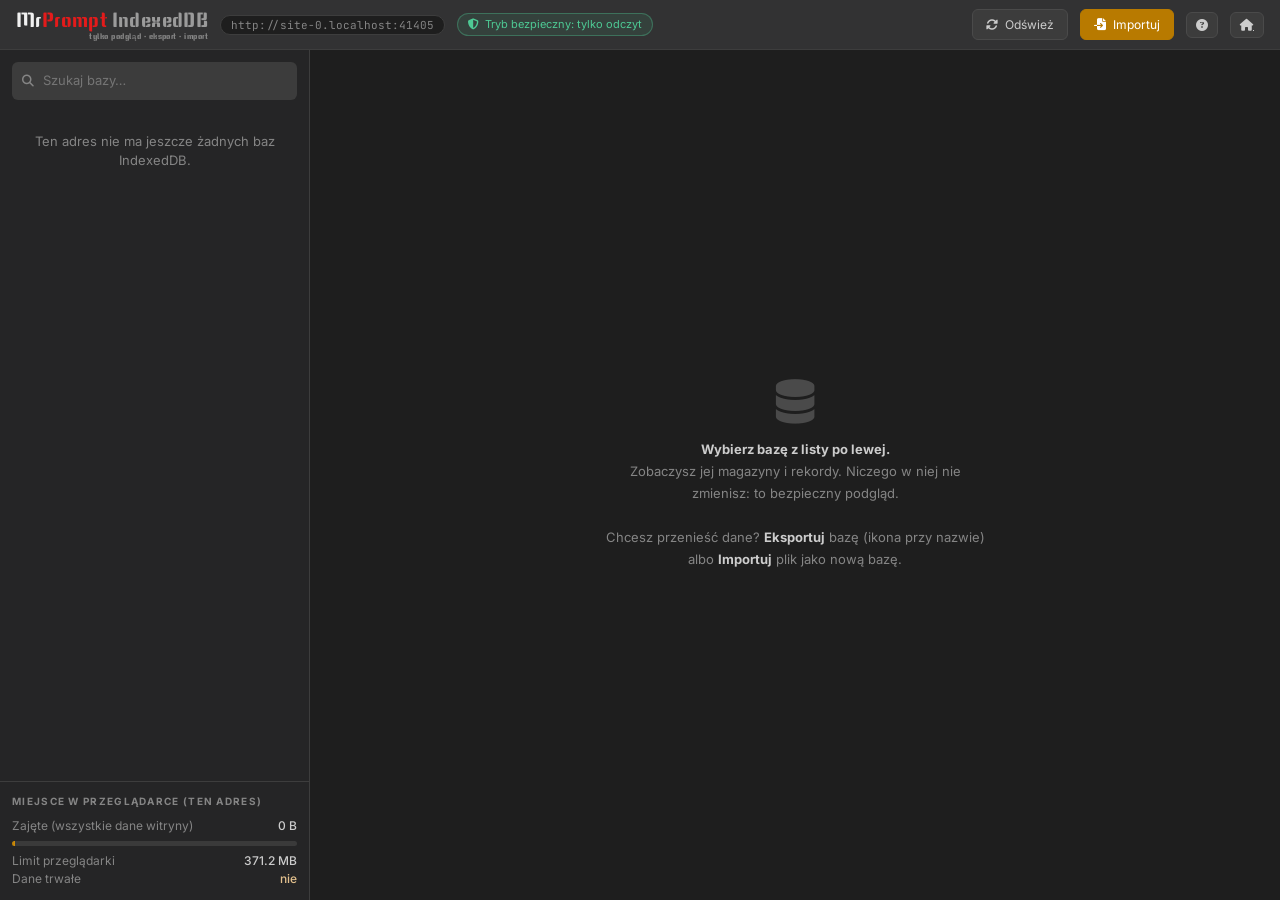
<file: mrprompt_server/menager_baz_idexdb/index.html>
<!DOCTYPE html>
<html lang="pl">
<head>
<meta charset="UTF-8">
<meta name="viewport" content="width=device-width, initial-scale=1.0">
<title>MrPrompt IndexedDB</title>
<link href="https://fonts.googleapis.com/css2?family=Inter:wght@400;500;600&family=JetBrains+Mono:wght@400;500&display=swap" rel="stylesheet">
<link rel="stylesheet" href="https://cdnjs.cloudflare.com/ajax/libs/font-awesome/6.4.0/css/all.min.css">
<style>
@font-face { font-family: 'Keania One'; font-style: normal; font-weight: 400; font-display: block; src: url('../fonts/KeaniaOne.woff2') format('woff2'); }
:root {
    --bg: #1e1e1e; --panel: #252526; --card: #2b2b2d; --border: #3d3d3d; --input: #3c3c3c;
    --text: #cccccc; --muted: #858585; --bright: #ffffff; --accent: #b87a00; --accent2: #d18f0a; --accent-dim: rgba(184, 122, 0, 0.14);
    --green: #4ec994; --red: #f44747; --yellow: #e2c08d; --blue: #6cb6ff;
    --ease: cubic-bezier(0.22, 1, 0.36, 1);
}
* { box-sizing: border-box; scrollbar-width: thin; scrollbar-color: #454545 transparent; }
html, body { height: 100%; }
body { margin: 0; background: var(--bg); color: var(--text); font: 13px/1.5 'Inter', 'Segoe UI', system-ui, sans-serif; display: flex; flex-direction: column; overflow: hidden; }
button { font-family: inherit; }
::-webkit-scrollbar { width: 7px; height: 7px; } ::-webkit-scrollbar-thumb { background: #454545; border-radius: 4px; }

@keyframes fadeIn { from { opacity: 0; } to { opacity: 1; } }
@keyframes rise { from { opacity: 0; transform: translateY(12px); } to { opacity: 1; transform: none; } }
@keyframes popIn { from { opacity: 0; transform: translateY(8px) scale(0.95); } to { opacity: 1; transform: none; } }
@keyframes slideIn { from { transform: translateX(40px); opacity: 0; } to { transform: none; opacity: 1; } }
@keyframes toastIn { from { opacity: 0; transform: translateX(28px) scale(0.96); } to { opacity: 1; transform: none; } }

/* pasek górny */
.top { display: flex; align-items: center; gap: 12px; padding: 0 16px; height: 50px; background: #323233; border-bottom: 1px solid var(--border); flex-shrink: 0; }
.brand { font-family: 'Keania One', Impact, sans-serif; font-size: 20px; letter-spacing: 0.02em; white-space: nowrap; line-height: 1; }
.brand .m { color: #f1f1f1; } .brand .p { color: #e31b1b; } .brand .s { color: #9b9b9b; }
.brand small { display: block; text-align: right; font-size: 8px; color: #8c8c8c; margin-top: 2px; letter-spacing: 0.06em; }
.origin { font: 11px 'JetBrains Mono', monospace; color: var(--muted); background: #1e1e1e; border: 1px solid var(--border); border-radius: 12px; padding: 2px 10px; max-width: 34vw; overflow: hidden; text-overflow: ellipsis; white-space: nowrap; }
.spacer { flex: 1; }
.btn { background: var(--input); color: var(--text); border: 1px solid #4a4a4a; border-radius: 6px; padding: 7px 13px; font-size: 12px; cursor: pointer; display: inline-flex; align-items: center; gap: 7px; transition: background 0.2s ease, transform 0.25s var(--ease), border-color 0.2s; white-space: nowrap; }
.btn:hover:not(:disabled) { background: #4a4a4a; color: #fff; }
.btn:active:not(:disabled) { transform: scale(0.965); }
.btn:disabled { opacity: 0.45; cursor: not-allowed; }
.btn.primary { background: var(--accent); border-color: var(--accent); color: #fff; }
.btn.primary:hover:not(:disabled) { background: var(--accent2); }
.btn.icon { padding: 6px 9px; }
.badge-ro { display: inline-flex; gap: 6px; align-items: center; color: var(--green); background: rgba(78, 201, 148, 0.1); border: 1px solid rgba(78, 201, 148, 0.35); border-radius: 12px; padding: 2px 10px; font-size: 11px; white-space: nowrap; }

/* układ */
.layout { flex: 1; display: flex; min-height: 0; }
aside { width: 310px; flex-shrink: 0; background: var(--panel); border-right: 1px solid var(--border); display: flex; flex-direction: column; min-height: 0; }
.side-head { padding: 12px; display: flex; flex-direction: column; gap: 8px; }
.search { position: relative; }
.search i { position: absolute; left: 10px; top: 50%; transform: translateY(-50%); color: var(--muted); font-size: 12px; }
.search input, .field { width: 100%; background: var(--input); border: 1px solid transparent; color: var(--text); padding: 8px 10px 8px 30px; border-radius: 6px; font: inherit; outline: none; transition: border-color 0.2s; }
.field { padding-left: 10px; }
.search input:focus, .field:focus { border-color: var(--accent); }
.dblist { flex: 1; overflow-y: auto; padding: 2px 8px 10px; }
.dbitem { display: flex; align-items: center; gap: 10px; padding: 8px 10px; border-radius: 7px; cursor: pointer; transition: background 0.18s ease, transform 0.25s var(--ease); animation: rise 0.4s var(--ease) backwards; border: 1px solid transparent; }
.dbitem:hover { background: #2a2d2e; }
.dbitem.sel { background: #37373d; border-color: rgba(184, 122, 0, 0.5); }
.dbitem i.ic { color: var(--accent2); width: 16px; text-align: center; }
.dbitem .n { flex: 1; min-width: 0; overflow: hidden; text-overflow: ellipsis; white-space: nowrap; color: var(--bright); }
.dbitem .v { font: 10px 'JetBrains Mono', monospace; color: var(--muted); }
.dbitem .x { opacity: 0; transition: opacity 0.18s; }
.dbitem:hover .x, .dbitem.sel .x { opacity: 1; }
.storage { border-top: 1px solid var(--border); padding: 12px; font-size: 12px; }
.storage h4 { margin: 0 0 8px; font-size: 10px; text-transform: uppercase; letter-spacing: 1.3px; color: var(--muted); }
.bar { height: 5px; background: #3a3a3a; border-radius: 3px; overflow: hidden; margin: 6px 0; }
.bar > div { height: 100%; background: linear-gradient(90deg, var(--accent), var(--accent2)); width: 0; transform-origin: left; animation: growW 1s var(--ease) 0.2s backwards; transition: width 0.6s var(--ease); }
@keyframes growW { from { transform: scaleX(0); } to { transform: none; } }
.kv { display: flex; justify-content: space-between; gap: 8px; color: var(--muted); } .kv b { color: var(--text); font-weight: 500; }

main { flex: 1; min-width: 0; display: flex; flex-direction: column; overflow: hidden; position: relative; }
.empty { margin: auto; text-align: center; color: var(--muted); max-width: 440px; padding: 30px; line-height: 1.7; animation: rise 0.6s var(--ease) backwards; }
.empty i { font-size: 44px; color: #4a4a4a; display: block; margin-bottom: 14px; }
.empty b { color: var(--text); }
.view { display: flex; flex-direction: column; min-height: 0; flex: 1; animation: rise 0.5s var(--ease) backwards; }
.dbhead { padding: 16px 20px 12px; display: flex; align-items: flex-start; gap: 14px; flex-wrap: wrap; }
.dbhead h2 { margin: 0; font-size: 20px; color: var(--bright); font-weight: 600; display: flex; align-items: center; gap: 10px; word-break: break-all; }
.dbhead h2 i { color: var(--accent2); font-size: 17px; }
.chips { display: flex; gap: 6px; flex-wrap: wrap; margin-top: 8px; width: 100%; }
.chip { background: var(--card); border: 1px solid var(--border); border-radius: 12px; padding: 1px 10px; font-size: 11px; color: var(--text); }
.chip b { color: var(--bright); font-weight: 600; }
.stores { display: flex; gap: 6px; padding: 0 20px 10px; overflow-x: auto; flex-shrink: 0; }
.pill { background: var(--card); border: 1px solid var(--border); color: var(--text); border-radius: 18px; padding: 6px 14px; cursor: pointer; white-space: nowrap; font-size: 12px; transition: background 0.2s, border-color 0.2s, transform 0.25s var(--ease); display: inline-flex; gap: 8px; align-items: center; }
.pill:hover { border-color: #666; } .pill:active { transform: scale(0.96); }
.pill.sel { background: var(--accent-dim); border-color: var(--accent); color: #fff; }
.pill .c { font: 10px 'JetBrains Mono', monospace; color: var(--muted); }
.meta { padding: 0 20px 10px; color: var(--muted); font-size: 12px; display: flex; gap: 6px 16px; flex-wrap: wrap; }
.meta b { color: var(--text); font-weight: 500; }
.tools { display: flex; align-items: center; gap: 8px; padding: 8px 20px; border-top: 1px solid var(--border); background: #222; flex-wrap: wrap; }
.tools .search { width: 300px; max-width: 100%; }
select.field { width: auto; padding: 7px 8px; }
.pager { display: flex; align-items: center; gap: 6px; margin-left: auto; color: var(--muted); font-size: 12px; }
.tablewrap { flex: 1; overflow: auto; min-height: 0; }
table { border-collapse: collapse; width: 100%; }
th { position: sticky; top: 0; background: var(--panel); text-align: left; padding: 8px 14px; font-size: 10px; text-transform: uppercase; letter-spacing: 1.2px; color: var(--muted); border-bottom: 1px solid var(--border); font-weight: 600; z-index: 1; }
td { padding: 7px 14px; border-bottom: 1px solid #2e2e2e; vertical-align: top; }
tbody tr { cursor: pointer; transition: background 0.15s; animation: fadeIn 0.3s ease backwards; }
tbody tr:hover { background: #2a2d2e; }
td.k { font: 12px 'JetBrains Mono', monospace; color: var(--yellow); white-space: nowrap; max-width: 220px; overflow: hidden; text-overflow: ellipsis; }
td.i { color: var(--muted); font: 11px 'JetBrains Mono', monospace; width: 50px; }
td.v { font: 12px 'JetBrains Mono', monospace; color: #b8b8b8; word-break: break-all; }
td.t { width: 90px; } .type { font-size: 10px; padding: 1px 7px; border-radius: 8px; background: #3a3a3a; color: #aaa; }
.note { margin: 8px 20px; padding: 8px 12px; border-radius: 6px; font-size: 12px; background: var(--accent-dim); border: 1px solid rgba(184, 122, 0, 0.4); }
.skeleton { height: 34px; margin: 6px 20px; border-radius: 6px; background: linear-gradient(90deg, #2a2a2a 25%, #333 37%, #2a2a2a 63%); background-size: 400% 100%; animation: shimmer 1.3s ease infinite; }
@keyframes shimmer { 0% { background-position: 100% 50%; } 100% { background-position: 0 50%; } }

/* szuflada ze szczegółami rekordu */
.drawer { position: absolute; top: 0; right: 0; bottom: 0; width: min(560px, 100%); background: #232325; border-left: 1px solid var(--border); box-shadow: -20px 0 50px rgba(0, 0, 0, 0.45); display: none; flex-direction: column; z-index: 5; }
.drawer.open { display: flex; animation: slideIn 0.4s var(--ease) backwards; }
.dr-head { display: flex; align-items: center; gap: 8px; padding: 12px 14px; border-bottom: 1px solid var(--border); }
.dr-head .t { flex: 1; min-width: 0; color: var(--bright); font-weight: 600; overflow: hidden; text-overflow: ellipsis; white-space: nowrap; }
.dr-body { flex: 1; overflow: auto; padding: 14px; }
pre.json { margin: 0; font: 12.5px/1.6 'JetBrains Mono', monospace; white-space: pre-wrap; word-break: break-word; color: #d4d4d4; }
.j-k { color: #9cdcfe; } .j-s { color: #ce9178; } .j-n { color: #b5cea8; } .j-b { color: #569cd6; } .j-z { color: #808080; } .j-t { color: var(--yellow); }
.lbl { font-size: 10px; text-transform: uppercase; letter-spacing: 1.2px; color: var(--muted); margin: 0 0 6px; }

/* okna */
.overlay { position: fixed; inset: 0; background: rgba(0, 0, 0, 0.62); backdrop-filter: blur(2px); z-index: 50; display: none; align-items: center; justify-content: center; padding: 20px; }
.overlay.open { display: flex; animation: fadeIn 0.22s ease backwards; }
.modal { background: #2d2d30; border: 1px solid #454545; border-radius: 12px; width: min(680px, 100%); max-height: 90vh; display: flex; flex-direction: column; box-shadow: 0 24px 60px rgba(0, 0, 0, 0.6); animation: popIn 0.4s var(--ease) backwards; }
.modal.wide { width: min(880px, 100%); }
.m-head { padding: 14px 18px; border-bottom: 1px solid var(--border); display: flex; align-items: center; gap: 10px; }
.m-head h3 { margin: 0; flex: 1; font-size: 15px; color: var(--bright); }
.m-body { padding: 16px 18px; overflow: auto; }
.m-foot { padding: 12px 18px; border-top: 1px solid var(--border); display: flex; gap: 8px; justify-content: flex-end; }
.x { background: none; border: none; color: #999; font-size: 16px; cursor: pointer; border-radius: 5px; padding: 4px 8px; } .x:hover { background: #3c3c3c; color: #fff; }
.m-body table td, .m-body table th { padding: 6px 10px; }
.m-body h4 { color: #f0b84a; margin: 16px 0 6px; font-size: 13px; }
.m-body ul { padding-left: 20px; } .m-body li { margin: 3px 0; }
.warn { background: rgba(244, 71, 71, 0.08); border: 1px solid rgba(244, 71, 71, 0.4); border-radius: 8px; padding: 10px 14px; margin: 10px 0; }
.ok { background: rgba(78, 201, 148, 0.08); border: 1px solid rgba(78, 201, 148, 0.35); border-radius: 8px; padding: 10px 14px; margin: 10px 0; }
.err { color: var(--red); font-size: 12px; min-height: 18px; margin-top: 6px; }
.dropzone { border: 1.5px dashed #555; border-radius: 10px; padding: 26px; text-align: center; color: var(--muted); cursor: pointer; transition: border-color 0.2s, background 0.2s; }
.dropzone:hover, .dropzone.over { border-color: var(--accent); background: var(--accent-dim); color: var(--text); }
.dropzone i { font-size: 28px; display: block; margin-bottom: 8px; }
.prog { height: 8px; background: #3a3a3a; border-radius: 4px; overflow: hidden; margin: 12px 0 6px; } .prog > div { height: 100%; background: linear-gradient(90deg, var(--accent), var(--accent2)); width: 0; transition: width 0.25s ease; }

#toasts { position: fixed; right: 16px; bottom: 16px; z-index: 100; display: flex; flex-direction: column; gap: 6px; }
.toast { background: #2d2d30; border: 1px solid #454545; border-left: 3px solid var(--accent); padding: 10px 14px; border-radius: 6px; box-shadow: 0 8px 24px rgba(0, 0, 0, 0.5); max-width: 380px; animation: toastIn 0.5s var(--ease) backwards; }
.toast.error { border-left-color: var(--red); } .toast.success { border-left-color: var(--green); }
kbd { background: #1a1a1a; border: 1px solid #555; border-radius: 4px; padding: 0 6px; font: 11px 'JetBrains Mono', monospace; }
code { background: #1a1a1a; border-radius: 4px; padding: 1px 6px; font: 12px 'JetBrains Mono', monospace; color: #e2b76a; }

@media (max-width: 860px) { aside { width: 100%; max-height: 38vh; border-right: 0; border-bottom: 1px solid var(--border); } .layout { flex-direction: column; } .origin, .badge-ro span { display: none; } }
@media (prefers-reduced-motion: reduce) { *, *::before, *::after { animation-duration: 0.01ms !important; animation-delay: 0s !important; transition-duration: 0.01ms !important; } }
</style>
</head>
<body>

<div class="top">
    <div class="brand" title="MrPrompt IndexedDB"><span class="m">Mr</span><span class="p">Prompt</span> <span class="s">IndexedDB</span><small>tylko podgląd · eksport · import</small></div>
    <span class="origin" id="origin" title="Widoczne są bazy tylko z tego adresu"></span>
    <span class="badge-ro" title="Ta aplikacja niczego nie zmienia w istniejących bazach"><i class="fa-solid fa-shield-halved"></i><span>Tryb bezpieczny: tylko odczyt</span></span>
    <div class="spacer"></div>
    <button class="btn" id="btnRefresh" title="Odśwież listę baz"><i class="fa-solid fa-rotate"></i> Odśwież</button>
    <button class="btn primary" id="btnImport"><i class="fa-solid fa-file-import"></i> Importuj</button>
    <button class="btn icon" id="btnHelp" title="Pomoc (F1)"><i class="fa-solid fa-circle-question"></i></button>
    <a class="btn icon" href="../../index.php" title="Wróć do panelu MrPrompt Server"><i class="fa-solid fa-house"></i></a>
</div>

<div class="layout">
    <aside>
        <div class="side-head">
            <div class="search"><i class="fa-solid fa-magnifying-glass"></i><input id="dbFilter" type="text" placeholder="Szukaj bazy…" autocomplete="off"></div>
        </div>
        <div class="dblist" id="dbList"></div>
        <div class="storage" id="storage"></div>
    </aside>
    <main id="main">
        <div class="drawer" id="drawer">
            <div class="dr-head"><div class="t" id="drTitle"></div><button class="btn icon" id="drCopy" title="Kopiuj JSON"><i class="fa-solid fa-copy"></i></button><button class="x" id="drClose" title="Zamknij (Esc)"><i class="fa-solid fa-xmark"></i></button></div>
            <div class="dr-body" id="drBody"></div>
        </div>
        <div id="content" style="display:flex;flex-direction:column;flex:1;min-height:0"></div>
    </main>
</div>

<div class="overlay" id="overlay"><div class="modal" id="modal"></div></div>
<div id="toasts"></div>

<script>
'use strict';
/* =====================================================================
 *  MrPrompt IndexedDB: podgląd, eksport i bezpieczny import
 *  Zasady bezpieczeństwa:
 *   - istniejące bazy są otwierane wyłącznie do ODCZYTU (transakcje "readonly"),
 *   - połączenia są zamykane po użyciu i nie blokują aktualizacji w innych aplikacjach,
 *   - import tworzy WYŁĄCZNIE nową bazę (nigdy nie nadpisuje istniejącej),
 *   - każdy tekst pochodzący z bazy jest zabezpieczony przed wstrzyknięciem kodu.
 * ===================================================================== */
const $ = (s, r = document) => r.querySelector(s);
const esc = (s) => String(s ?? '').replace(/[&<>"']/g, (c) => ({ '&': '&amp;', '<': '&lt;', '>': '&gt;', '"': '&quot;', "'": '&#39;' }[c]));
const fmtNum = (n) => Number(n).toLocaleString('pl-PL');
const wait = (ms) => new Promise((r) => setTimeout(r, ms));
function fmtBytes(b) {
    if (!b) return '0 B';
    const u = ['B', 'KB', 'MB', 'GB', 'TB'], i = Math.min(u.length - 1, Math.floor(Math.log(b) / Math.log(1024)));
    return (b / Math.pow(1024, i)).toFixed(i ? 1 : 0) + ' ' + u[i];
}
function toast(msg, type = 'info') {
    const t = document.createElement('div');
    t.className = 'toast ' + type;
    t.textContent = msg;
    $('#toasts').appendChild(t);
    setTimeout(() => { t.style.transition = 'opacity .3s'; t.style.opacity = '0'; setTimeout(() => t.remove(), 300); }, 4500);
}

/* ---------- okna ---------- */
let modalOnClose = null;
function openModal(html, { wide = false, onClose = null } = {}) {
    $('#modal').className = 'modal' + (wide ? ' wide' : '');
    $('#modal').innerHTML = html;
    $('#overlay').classList.add('open');
    modalOnClose = onClose;
}
function closeModal() {
    $('#overlay').classList.remove('open');
    if (modalOnClose) { const f = modalOnClose; modalOnClose = null; f(); }
}
$('#overlay').addEventListener('mousedown', (e) => { if (e.target.id === 'overlay' && !busy) closeModal(); });
let busy = false; // trwa eksport/import: nie zamykaj okna

/* =====================================================================
 *  Kodowanie wartości IndexedDB do JSON-a (Date, Blob, bajty, Map, Set…)
 * ===================================================================== */
const B64_CAP = 25 * 1024 * 1024; // większe bloby/bufory są w eksporcie pomijane (z adnotacją)

function bytesToB64(u8) {
    let s = '';
    for (let i = 0; i < u8.length; i += 0x8000) s += String.fromCharCode.apply(null, u8.subarray(i, i + 0x8000));
    return btoa(s);
}
function b64ToBytes(b64) {
    const bin = atob(b64), u8 = new Uint8Array(bin.length);
    for (let i = 0; i < bin.length; i++) u8[i] = bin.charCodeAt(i);
    return u8;
}

// mode: 'view' (bez treści binarnych) lub 'export' (z base64); ctx.blobs zbiera bloby do asynchronicznego odczytu
function enc(v, ctx, seen = new Set(), depth = 0) {
    if (v === null || typeof v === 'boolean' || typeof v === 'string') return v;
    if (typeof v === 'number') return Number.isFinite(v) ? (Object.is(v, -0) ? { $number: '-0' } : v) : { $number: String(v) };
    if (v === undefined) return { $undefined: 1 };
    if (typeof v === 'bigint') return { $bigint: v.toString() };
    if (typeof v === 'function' || typeof v === 'symbol') return { $undefined: 1 };
    if (depth > 64) return { $depth: 1 };
    if (v instanceof Date) return { $date: isNaN(v) ? 'Invalid' : v.toISOString() };
    if (v instanceof RegExp) return { $regexp: v.toString() };
    if (typeof Blob !== 'undefined' && v instanceof Blob) {
        const meta = { type: v.type || '', size: v.size };
        if (v.name) meta.name = v.name;
        const node = { $blob: meta };
        if (ctx.mode === 'export') {
            if (v.size > B64_CAP) meta.omitted = true;
            else ctx.blobs.push({ blob: v, meta });
        }
        return node;
    }
    if (v instanceof ArrayBuffer || ArrayBuffer.isView(v)) {
        const kind = v instanceof ArrayBuffer ? 'ArrayBuffer' : v.constructor.name;
        const u8 = v instanceof ArrayBuffer ? new Uint8Array(v) : new Uint8Array(v.buffer, v.byteOffset, v.byteLength);
        const meta = { kind, length: u8.length };
        if (ctx.mode === 'export') { if (u8.length > B64_CAP) meta.omitted = true; else meta.base64 = bytesToB64(u8); }
        return { $bytes: meta };
    }
    if (typeof v === 'object') {
        if (seen.has(v)) return { $circular: 1 };
        seen.add(v);
        let out;
        if (Array.isArray(v)) out = Array.from(v, (x) => enc(x, ctx, seen, depth + 1));
        else if (v instanceof Map) out = { $map: Array.from(v, ([k, x]) => [enc(k, ctx, seen, depth + 1), enc(x, ctx, seen, depth + 1)]) };
        else if (v instanceof Set) out = { $set: Array.from(v, (x) => enc(x, ctx, seen, depth + 1)) };
        else if (v instanceof Error) out = { $error: { name: v.name, message: v.message } };
        else {
            const o = {};
            let tagged = false;
            for (const k of Object.keys(v)) { if (k.charAt(0) === '$') tagged = true; o[k] = enc(v[k], ctx, seen, depth + 1); }
            out = tagged ? { $obj: o } : o; // klucze zaczynające się od $ zawijamy, żeby nie pomylić ich ze znacznikami
        }
        seen.delete(v);
        return out;
    }
    return String(v);
}

function dec(x) {
    if (x === null || typeof x !== 'object') return x;
    if (Array.isArray(x)) return x.map(dec);
    const keys = Object.keys(x);
    if (keys.length === 1) {
        const k = keys[0], p = x[k];
        switch (k) {
            case '$undefined': return undefined;
            case '$number': return p === '-0' ? -0 : Number(p);
            case '$bigint': return BigInt(p);
            case '$date': return p === 'Invalid' ? new Date(NaN) : new Date(p);
            case '$regexp': { const m = /^\/(.*)\/([a-z]*)$/s.exec(p); return m ? new RegExp(m[1], m[2]) : null; }
            case '$map': return new Map(p.map(([a, b]) => [dec(a), dec(b)]));
            case '$set': return new Set(p.map(dec));
            case '$error': { const e = new Error(p.message); e.name = p.name || 'Error'; return e; }
            case '$circular': case '$depth': return null;
            case '$obj': { const o = {}; for (const kk of Object.keys(p)) o[kk] = dec(p[kk]); return o; }
            case '$bytes': {
                if (p.omitted || typeof p.base64 !== 'string') return new Uint8Array(0);
                const u8 = b64ToBytes(p.base64);
                if (p.kind === 'ArrayBuffer') return u8.buffer;
                const C = { Uint8Array, Int8Array, Uint8ClampedArray, Int16Array, Uint16Array, Int32Array, Uint32Array, Float32Array, Float64Array, BigInt64Array, BigUint64Array, DataView }[p.kind];
                return C && p.kind !== 'Uint8Array' ? new C(u8.buffer) : u8;
            }
            case '$blob': {
                if (p.omitted || typeof p.base64 !== 'string') return new Blob([], { type: p.type || '' });
                return new Blob([b64ToBytes(p.base64)], { type: p.type || '' });
            }
        }
    }
    const o = {};
    for (const k of keys) o[k] = dec(x[k]);
    return o;
}

/* ---------- ładny podgląd JSON (wszystkie teksty zabezpieczone) ---------- */
function jsonHtml(v, indent = 0, budget = { n: 60000 }) {
    const pad = '  '.repeat(indent), pad1 = '  '.repeat(indent + 1);
    if (budget.n <= 0) return '<span class="j-z">…</span>';
    if (v === null) return '<span class="j-b">null</span>';
    if (typeof v === 'boolean') return `<span class="j-b">${v}</span>`;
    if (typeof v === 'number') return `<span class="j-n">${v}</span>`;
    if (typeof v === 'string') {
        budget.n -= v.length;
        const s = v.length > 6000 ? v.slice(0, 6000) : v;
        return `<span class="j-s">"${esc(s.replace(/\\/g, '\\\\').replace(/"/g, '\\"').replace(/\n/g, '\\n'))}${v.length > 6000 ? `… (+${fmtNum(v.length - 6000)} znaków)` : ''}"</span>`;
    }
    if (Array.isArray(v)) {
        if (!v.length) return '<span class="j-z">[]</span>';
        const items = [];
        for (let i = 0; i < v.length; i++) {
            if (budget.n <= 0) { items.push(`${pad1}<span class="j-z">… (+${fmtNum(v.length - i)} elementów)</span>`); break; }
            budget.n -= 8;
            items.push(pad1 + jsonHtml(v[i], indent + 1, budget));
        }
        return '[\n' + items.join(',\n') + '\n' + pad + ']';
    }
    const ks = Object.keys(v);
    if (ks.length === 1 && ks[0][0] === '$') {
        const t = ks[0], p = v[t];
        if (t === '$date') return `<span class="j-t">Date</span>(<span class="j-s">${esc(p)}</span>)`;
        if (t === '$blob') return `<span class="j-t">Blob</span> <span class="j-z">${esc(p.type || 'bez typu')}, ${fmtBytes(p.size)}${p.name ? ', ' + esc(p.name) : ''}</span>`;
        if (t === '$bytes') return `<span class="j-t">${esc(p.kind)}</span> <span class="j-z">${fmtNum(p.length)} bajtów</span>`;
        if (t === '$undefined') return '<span class="j-b">undefined</span>';
        if (t === '$number') return `<span class="j-n">${esc(p)}</span>`;
        if (t === '$bigint') return `<span class="j-n">${esc(p)}n</span>`;
    }
    if (!ks.length) return '<span class="j-z">{}</span>';
    const lines = [];
    for (let i = 0; i < ks.length; i++) {
        if (budget.n <= 0) { lines.push(`${pad1}<span class="j-z">… (+${ks.length - i} pól)</span>`); break; }
        budget.n -= 8;
        lines.push(`${pad1}<span class="j-k">"${esc(ks[i])}"</span>: ${jsonHtml(v[ks[i]], indent + 1, budget)}`);
    }
    return '{\n' + lines.join(',\n') + '\n' + pad + '}';
}
const compact = (v, max = 220) => {
    let s;
    try { s = JSON.stringify(v); } catch (e) { s = String(v); }
    s = s === undefined ? 'undefined' : s;
    return s.length > max ? s.slice(0, max) + '…' : s;
};
const typeOf = (v) => v === null ? 'null' : Array.isArray(v) ? 'tablica' : typeof v === 'object' ? (v.$blob ? 'blob' : v.$bytes ? 'bajty' : v.$date ? 'data' : 'obiekt') : typeof v === 'string' ? 'tekst' : typeof v === 'number' ? 'liczba' : typeof v === 'boolean' ? 'logiczny' : typeof v;

/* =====================================================================
 *  Dostęp do IndexedDB (tylko odczyt)
 * ===================================================================== */
const reqP = (r) => new Promise((res, rej) => { r.onsuccess = () => res(r.result); r.onerror = () => rej(r.error); });
const txDone = (tx) => new Promise((res, rej) => { tx.oncomplete = () => res(); tx.onerror = () => rej(tx.error); tx.onabort = () => rej(tx.error || new Error('Transakcja przerwana')); });

async function listDatabases() {
    if (!indexedDB.databases) throw new Error('Ta przeglądarka nie potrafi wypisać baz IndexedDB (użyj Chrome, Edge lub nowego Firefoxa).');
    const l = await indexedDB.databases();
    return l.filter((d) => d.name).sort((a, b) => a.name.localeCompare(b.name, 'pl', { sensitivity: 'base' }));
}

// Otwiera istniejącą bazę BEZ podawania wersji (nie zmienia schematu). Gdyby baza nie istniała, przerywa i sprząta.
function openExisting(name) {
    return new Promise((resolve, reject) => {
        const r = indexedDB.open(name);
        r.onupgradeneeded = (e) => { if (e.oldVersion === 0) { r.transaction.abort(); } };
        r.onsuccess = () => {
            const db = r.result;
            db.onversionchange = () => db.close(); // nigdy nie blokuj aktualizacji w innych aplikacjach
            resolve(db);
        };
        r.onerror = () => reject(r.error || new Error('Nie udało się otworzyć bazy'));
        r.onblocked = () => reject(new Error('Baza jest zablokowana przez inną kartę'));
    });
}

async function dbExists(name) {
    if (indexedDB.databases) return (await indexedDB.databases()).some((d) => d.name === name);
    return new Promise((resolve) => { // starsze Firefoxy: sprawdź próbnym otwarciem
        const r = indexedDB.open(name);
        let existed = true;
        r.onupgradeneeded = () => { existed = false; r.transaction.abort(); };
        r.onsuccess = () => { r.result.close(); resolve(existed); };
        r.onerror = () => { if (!existed) indexedDB.deleteDatabase(name); resolve(existed); };
    });
}

function storeSchema(os) {
    return {
        name: os.name,
        keyPath: os.keyPath,
        autoIncrement: os.autoIncrement,
        indexes: Array.from(os.indexNames).map((n) => { const ix = os.index(n); return { name: ix.name, keyPath: ix.keyPath, unique: ix.unique, multiEntry: ix.multiEntry }; }),
    };
}

/* =====================================================================
 *  Stan i lista baz
 * ===================================================================== */
const S = { dbs: [], filter: '', cur: null, db: null, schema: [], counts: {}, store: null, page: 0, size: 50, q: '', rows: [], total: 0, scanned: 0, capped: false, token: 0 };

function renderList() {
    const box = $('#dbList');
    const q = S.filter.toLowerCase();
    const list = S.dbs.filter((d) => !q || d.name.toLowerCase().includes(q));
    box.innerHTML = list.map((d, i) => `<div class="dbitem ${S.cur === d.name ? 'sel' : ''}" data-n="${esc(d.name)}" style="animation-delay:${Math.min(i, 12) * 30}ms" title="${esc(d.name)}">
        <i class="fa-solid fa-database ic"></i><span class="n">${esc(d.name)}</span><span class="v">v${esc(d.version)}</span>
        <button class="btn icon x" data-exp="${esc(d.name)}" title="Eksportuj tę bazę do pliku JSON"><i class="fa-solid fa-file-export"></i></button></div>`).join('')
        || `<div style="padding:18px;color:var(--muted);text-align:center">${S.dbs.length ? 'Brak baz pasujących do wyszukiwania.' : 'Ten adres nie ma jeszcze żadnych baz IndexedDB.'}</div>`;
}
$('#dbList').addEventListener('click', (e) => {
    const ex = e.target.closest('[data-exp]');
    if (ex) { e.stopPropagation(); doExport(ex.dataset.exp); return; }
    const it = e.target.closest('.dbitem');
    if (it) selectDb(it.dataset.n);
});
$('#dbFilter').addEventListener('input', (e) => { S.filter = e.target.value.trim(); renderList(); });

async function refreshList(keepSel = true) {
    try {
        S.dbs = await listDatabases();
    } catch (e) { S.dbs = []; toast(e.message, 'error'); }
    renderList();
    if (keepSel && S.cur && !S.dbs.some((d) => d.name === S.cur)) { closeCurrent(); showEmpty(); }
    updateStorage();
}
$('#btnRefresh').addEventListener('click', async () => { await refreshList(); if (S.cur) selectDb(S.cur, true); toast('Odświeżono listę baz', 'success'); });

async function updateStorage() {
    const box = $('#storage');
    if (!navigator.storage || !navigator.storage.estimate) { box.innerHTML = '<h4>Miejsce w przeglądarce</h4><div class="kv"><span>Niedostępne w tej przeglądarce</span></div>'; return; }
    const est = await navigator.storage.estimate();
    const pct = est.quota ? (est.usage / est.quota) * 100 : 0;
    let persisted = null;
    try { persisted = navigator.storage.persisted ? await navigator.storage.persisted() : null; } catch (e) { /* ignoruj */ }
    box.innerHTML = `<h4>Miejsce w przeglądarce (ten adres)</h4>
        <div class="kv"><span>Zajęte (wszystkie dane witryny)</span><b>${fmtBytes(est.usage)}</b></div>
        <div class="bar"><div style="width:${Math.max(1, Math.min(100, pct))}%"></div></div>
        <div class="kv"><span>Limit przeglądarki</span><b>${fmtBytes(est.quota)}</b></div>
        ${persisted === null ? '' : `<div class="kv" title="Dane trwałe przeglądarka usuwa dopiero na Twoje polecenie. Nietrwałe może usunąć przy braku miejsca."><span>Dane trwałe</span><b style="color:${persisted ? 'var(--green)' : 'var(--yellow)'}">${persisted ? 'tak' : 'nie'}</b></div>`}`;
}

/* =====================================================================
 *  Widok bazy
 * ===================================================================== */
function closeCurrent() {
    S.token++;
    if (S.db) { try { S.db.close(); } catch (e) { /* ignoruj */ } }
    S.db = null; S.cur = null; S.schema = []; S.counts = {}; S.store = null; S.rows = [];
    closeDrawer();
}
function showEmpty() {
    $('#content').innerHTML = `<div class="empty"><i class="fa-solid fa-database"></i>
        <b>Wybierz bazę z listy po lewej.</b><br>
        Zobaczysz jej magazyny i rekordy. Niczego w niej nie zmienisz: to bezpieczny podgląd.<br><br>
        Chcesz przenieść dane? <b>Eksportuj</b> bazę (ikona przy nazwie) albo <b>Importuj</b> plik jako nową bazę.</div>`;
}

async function selectDb(name, force = false) {
    if (S.cur === name && !force) return;
    closeCurrent();
    S.cur = name;
    renderList();
    const my = ++S.token;
    $('#content').innerHTML = '<div class="skeleton" style="height:60px;margin-top:20px"></div><div class="skeleton"></div><div class="skeleton"></div><div class="skeleton"></div>';
    try {
        const db = await openExisting(name);
        if (my !== S.token) { db.close(); return; }
        S.db = db;
        const names = Array.from(db.objectStoreNames);
        S.schema = [];
        S.counts = {};
        if (names.length) {
            const tx = db.transaction(names, 'readonly');
            const counts = await Promise.all(names.map((n) => reqP(tx.objectStore(n).count())));
            names.forEach((n, i) => { S.schema.push(storeSchema(tx.objectStore(n))); S.counts[n] = counts[i]; });
        }
        if (my !== S.token) return;
        S.store = names[0] || null;
        S.page = 0; S.q = '';
        renderDbView();
        if (S.store) loadRows();
    } catch (e) {
        if (my !== S.token) return;
        closeCurrent();
        renderList();
        $('#content').innerHTML = `<div class="empty"><i class="fa-solid fa-triangle-exclamation"></i><b>Nie udało się otworzyć bazy.</b><br>${esc(e.message)}</div>`;
    }
}

function renderDbView() {
    const total = Object.values(S.counts).reduce((a, b) => a + b, 0);
    const sc = S.schema.find((s) => s.name === S.store);
    const fmtPath = (kp) => kp === null ? '<b>brak (klucze zapisywane osobno)</b>' : Array.isArray(kp) ? '<b>[' + kp.map(esc).join(', ') + ']</b>' : '<b>' + esc(kp) + '</b>';
    $('#content').innerHTML = `<div class="view">
        <div class="dbhead">
            <h2><i class="fa-solid fa-database"></i>${esc(S.cur)}</h2><div class="spacer"></div>
            <button class="btn primary" id="btnExpCur"><i class="fa-solid fa-file-export"></i> Eksportuj do pliku</button>
            <div class="chips"><span class="chip">Wersja <b>${esc(S.db.version)}</b></span><span class="chip">Magazyny <b>${S.schema.length}</b></span><span class="chip">Rekordy łącznie <b>${fmtNum(total)}</b></span></div>
        </div>
        ${S.schema.length ? `<div class="stores" id="stores">${S.schema.map((s) => `<button class="pill ${s.name === S.store ? 'sel' : ''}" data-s="${esc(s.name)}"><i class="fa-solid fa-table-list"></i>${esc(s.name)}<span class="c">${fmtNum(S.counts[s.name])}</span></button>`).join('')}</div>
        <div class="meta"><span>Klucz: ${fmtPath(sc.keyPath)}</span><span>Auto-numeracja: <b>${sc.autoIncrement ? 'tak' : 'nie'}</b></span>
            <span>Indeksy: <b>${sc.indexes.length ? sc.indexes.map((i) => esc(i.name) + (i.unique ? ' (unikalny)' : '')).join(', ') : 'brak'}</b></span></div>
        <div class="tools">
            <div class="search"><i class="fa-solid fa-magnifying-glass"></i><input id="rowQ" type="text" placeholder="Szukaj w rekordach…  ( / )" autocomplete="off" value="${esc(S.q)}"></div>
            <select class="field" id="pageSize" title="Rekordów na stronę">${[25, 50, 100, 200].map((n) => `<option ${n === S.size ? 'selected' : ''}>${n}</option>`).join('')}</select>
            <div class="pager"><span id="rowInfo"></span><button class="btn icon" id="pPrev" title="Poprzednia strona"><i class="fa-solid fa-chevron-left"></i></button><button class="btn icon" id="pNext" title="Następna strona"><i class="fa-solid fa-chevron-right"></i></button></div>
        </div>
        <div id="noteBox"></div>
        <div class="tablewrap"><table><thead><tr><th>#</th><th>Klucz</th><th>Wartość</th><th>Typ</th></tr></thead><tbody id="rows"></tbody></table></div>`
            : `<div class="empty"><i class="fa-regular fa-folder-open"></i><b>Ta baza nie ma żadnych magazynów.</b><br>Nie ma tu czego pokazać.</div>`}
    </div>`;
    const bx = $('#btnExpCur'); if (bx) bx.onclick = () => doExport(S.cur);
}
$('#content').addEventListener('click', (e) => {
    const p = e.target.closest('.pill');
    if (p) { S.store = p.dataset.s; S.page = 0; S.q = ''; renderDbView(); loadRows(); return; }
    if (e.target.closest('#pPrev')) { if (S.page > 0) { S.page--; loadRows(); } return; }
    if (e.target.closest('#pNext')) { S.page++; loadRows(); return; }
    const tr = e.target.closest('#rows tr');
    if (tr) openRecord(+tr.dataset.i);
});
$('#content').addEventListener('change', (e) => { if (e.target.id === 'pageSize') { S.size = +e.target.value; S.page = 0; loadRows(); } });
let qTimer;
$('#content').addEventListener('input', (e) => {
    if (e.target.id !== 'rowQ') return;
    clearTimeout(qTimer);
    qTimer = setTimeout(() => { S.q = e.target.value.trim(); S.page = 0; loadRows(); }, 250);
});

const SCAN_CAP = 40000, MATCH_CAP = 300;

async function loadRows() {
    if (!S.db || !S.store) return;
    const my = S.token, storeName = S.store;
    const tbody = $('#rows');
    tbody.innerHTML = '';
    $('#rowInfo').textContent = 'Wczytywanie…';
    try {
        const tx = S.db.transaction(storeName, 'readonly');
        const os = tx.objectStore(storeName);
        const rows = [];
        let scanned = 0, capped = false;
        const ctx = { mode: 'view', blobs: [] };
        const q = S.q.toLowerCase();
        await new Promise((resolve, reject) => {
            const r = os.openCursor();
            let skipped = false;
            r.onerror = () => reject(r.error);
            r.onsuccess = () => {
                const c = r.result;
                if (!c) return resolve();
                if (!q) {
                    if (!skipped && S.page * S.size > 0) { skipped = true; c.advance(S.page * S.size); return; }
                    skipped = true;
                    rows.push({ key: enc(c.key, ctx), value: enc(c.value, ctx) });
                    if (rows.length >= S.size) return resolve();
                    c.continue();
                } else {
                    scanned++;
                    const k = enc(c.key, ctx), v = enc(c.value, ctx);
                    let hay;
                    try { hay = (JSON.stringify(k) + ' ' + JSON.stringify(v)).toLowerCase(); } catch (e) { hay = ''; }
                    if (hay.includes(q)) rows.push({ key: k, value: v });
                    if (rows.length >= MATCH_CAP) { capped = true; return resolve(); }
                    if (scanned >= SCAN_CAP) { capped = true; return resolve(); }
                    c.continue();
                }
            };
        });
        if (my !== S.token || storeName !== S.store) return;
        S.rows = rows; S.scanned = scanned; S.capped = capped;
        S.total = S.counts[storeName];
        renderRows();
    } catch (e) {
        if (my !== S.token) return;
        $('#rowInfo').textContent = '';
        $('#noteBox').innerHTML = `<div class="note" style="border-color:var(--red)">Nie udało się odczytać rekordów: ${esc(e.message)}</div>`;
    }
}

function renderRows() {
    const start = S.q ? 0 : S.page * S.size;
    $('#rows').innerHTML = S.rows.map((r, i) => `<tr data-i="${i}" style="animation-delay:${Math.min(i, 14) * 18}ms"><td class="i">${start + i + 1}</td><td class="k" title="${esc(compact(r.key, 300))}">${esc(compact(r.key, 60))}</td><td class="v">${esc(compact(r.value))}</td><td class="t"><span class="type">${typeOf(r.value)}</span></td></tr>`).join('')
        || `<tr><td colspan="4" style="text-align:center;color:var(--muted);padding:34px;cursor:default">${S.q ? 'Nic nie pasuje do wyszukiwania.' : 'Ten magazyn jest pusty.'}</td></tr>`;
    let info;
    if (S.q) info = `${fmtNum(S.rows.length)} trafień`;
    else { const from = S.rows.length ? start + 1 : 0; info = `${fmtNum(from)}–${fmtNum(start + S.rows.length)} z ${fmtNum(S.total)}`; }
    $('#rowInfo').textContent = info;
    $('#pPrev').disabled = !!S.q || S.page === 0;
    $('#pNext').disabled = !!S.q || (S.page + 1) * S.size >= S.total;
    $('#noteBox').innerHTML = S.q && S.capped ? `<div class="note">Wyszukiwanie objęło pierwsze ${fmtNum(S.scanned)} rekordów${S.rows.length >= MATCH_CAP ? ` i pokazuje pierwsze ${MATCH_CAP} trafień` : ''}. Zawęź frazę, aby zobaczyć resztę.</div>` : '';
    $('.tablewrap').scrollTop = 0;
}

/* ---------- szuflada rekordu ---------- */
let drawerJson = '';
function openRecord(i) {
    const r = S.rows[i];
    if (!r) return;
    drawerJson = JSON.stringify({ key: r.key, value: r.value }, null, 2);
    $('#drTitle').textContent = 'Rekord: ' + compact(r.key, 50);
    $('#drBody').innerHTML = `<div class="lbl">Klucz</div><pre class="json">${jsonHtml(r.key)}</pre><div class="lbl" style="margin-top:16px">Wartość</div><pre class="json">${jsonHtml(r.value)}</pre>`;
    $('#drawer').classList.add('open');
    document.querySelectorAll('#rows tr').forEach((t) => t.style.background = +t.dataset.i === i ? '#37373d' : '');
}
function closeDrawer() { $('#drawer').classList.remove('open'); document.querySelectorAll('#rows tr').forEach((t) => t.style.background = ''); }
$('#drClose').onclick = closeDrawer;
$('#drCopy').onclick = async () => {
    try { await navigator.clipboard.writeText(drawerJson); toast('Skopiowano JSON rekordu', 'success'); }
    catch (e) { toast('Schowek zablokowany przez przeglądarkę', 'error'); }
};

/* =====================================================================
 *  EKSPORT (pełny: wersja, klucze, indeksy, dane)
 * ===================================================================== */
async function buildExport(name, onProgress) {
    const db = await openExisting(name);
    try {
        const names = Array.from(db.objectStoreNames);
        const out = { format: 'mrprompt-idb-export', formatVersion: 2, exportedAt: new Date().toISOString(), origin: location.origin, database: { name, version: db.version, stores: [] } };
        if (!names.length) return out;
        const tx = db.transaction(names, 'readonly'); // jedna spójna, tylko do odczytu
        const parts = names.map((n) => { const os = tx.objectStore(n); return { schema: storeSchema(os), values: reqP(os.getAll()), keys: reqP(os.getAllKeys()) }; });
        const all = await Promise.all(parts.map(async (p) => ({ schema: p.schema, values: await p.values, keys: await p.keys })));
        const ctx = { mode: 'export', blobs: [] };
        let done = 0; const totalRecs = all.reduce((a, s) => a + s.values.length, 0);
        for (const s of all) {
            const records = new Array(s.values.length);
            for (let i = 0; i < s.values.length; i++) {
                records[i] = { key: enc(s.keys[i], ctx), value: enc(s.values[i], ctx) };
                if (++done % 2000 === 0) { onProgress && onProgress(done / totalRecs * 0.6, `Kodowanie rekordów: ${fmtNum(done)} / ${fmtNum(totalRecs)}`); await wait(0); }
            }
            out.database.stores.push({ ...s.schema, records });
        }
        for (let i = 0; i < ctx.blobs.length; i++) {
            const { blob, meta } = ctx.blobs[i];
            meta.base64 = bytesToB64(new Uint8Array(await blob.arrayBuffer()));
            if (i % 5 === 0) onProgress && onProgress(0.6 + (i / ctx.blobs.length) * 0.35, `Pliki binarne: ${i + 1} / ${ctx.blobs.length}`);
        }
        return out;
    } finally { db.close(); }
}

async function doExport(name) {
    if (busy) return;
    let total = 0;
    try {
        const db = await openExisting(name);
        const names = Array.from(db.objectStoreNames);
        if (names.length) { const tx = db.transaction(names, 'readonly'); total = (await Promise.all(names.map((n) => reqP(tx.objectStore(n).count())))).reduce((a, b) => a + b, 0); }
        db.close();
    } catch (e) { toast('Nie udało się odczytać bazy: ' + e.message, 'error'); return; }

    if (total > 300000) {
        const go = await new Promise((resolve) => {
            openModal(`<div class="m-head"><h3>Duża baza</h3></div><div class="m-body"><div class="warn">Baza „${esc(name)}” ma ${fmtNum(total)} rekordów. Eksport zbuduje cały plik w pamięci przeglądarki i może potrwać oraz zająć dużo RAM.</div></div>
            <div class="m-foot"><button class="btn" id="cNo">Anuluj</button><button class="btn primary" id="cYes">Eksportuj mimo to</button></div>`, { onClose: () => resolve(false) });
            $('#cNo').onclick = () => closeModal();
            $('#cYes').onclick = () => { modalOnClose = null; closeModal(); resolve(true); };
        });
        if (!go) return;
    }

    busy = true;
    openModal(`<div class="m-head"><h3><i class="fa-solid fa-file-export" style="color:var(--accent2)"></i> Eksport: ${esc(name)}</h3></div><div class="m-body"><div id="pTxt">Przygotowuję…</div><div class="prog"><div id="pBar"></div></div><div style="color:var(--muted);font-size:12px">Baza jest tylko czytana: nic w niej się nie zmienia.</div></div>`);
    try {
        const data = await buildExport(name, (f, t) => { $('#pBar').style.width = Math.round(f * 100) + '%'; $('#pTxt').textContent = t; });
        $('#pTxt').textContent = 'Zapisuję plik…'; $('#pBar').style.width = '97%';
        await wait(30);
        const json = JSON.stringify(data);
        const blob = new Blob([json], { type: 'application/json' });
        const a = document.createElement('a');
        const stamp = new Date().toISOString().slice(0, 16).replace(/[:T]/g, '-');
        a.href = URL.createObjectURL(blob);
        a.download = `${name.replace(/[\\/:*?"<>|]+/g, '_')}_${stamp}.idb.json`;
        document.body.appendChild(a); a.click(); a.remove();
        setTimeout(() => URL.revokeObjectURL(a.href), 60000);
        busy = false;
        closeModal();
        const recs = data.database.stores.reduce((s, x) => s + x.records.length, 0);
        toast(`Wyeksportowano „${name}”: ${data.database.stores.length} magazynów, ${fmtNum(recs)} rekordów (${fmtBytes(blob.size)})`, 'success');
    } catch (e) {
        busy = false;
        closeModal();
        toast('Eksport nie powiódł się: ' + e.message, 'error');
    }
}

/* =====================================================================
 *  IMPORT (zawsze do NOWEJ bazy; istniejących baz nie dotyka)
 * ===================================================================== */
const MAX_IMPORT_BYTES = 400 * 1024 * 1024;

// Normalizacja: nowy format v2 oraz stary format ({name, data:{magazyn:[rekordy]}})
function normalizePayload(j) {
    if (!j || typeof j !== 'object') throw new Error('To nie jest poprawny plik eksportu.');
    if (j.format === 'mrprompt-idb-export' && j.database && Array.isArray(j.database.stores)) {
        const d = j.database;
        if (typeof d.name !== 'string' || !d.name) throw new Error('Brak nazwy bazy w pliku.');
        const seen = new Set();
        const stores = d.stores.map((s) => {
            if (!s || typeof s.name !== 'string') throw new Error('Nieprawidłowy magazyn w pliku.');
            if (seen.has(s.name)) throw new Error('Powtórzona nazwa magazynu: ' + s.name);
            seen.add(s.name);
            if (!Array.isArray(s.records)) throw new Error('Magazyn „' + s.name + '” nie ma listy rekordów.');
            const kp = s.keyPath === undefined ? null : s.keyPath;
            if (!(kp === null || typeof kp === 'string' || (Array.isArray(kp) && kp.every((x) => typeof x === 'string')))) throw new Error('Nieprawidłowy klucz magazynu „' + s.name + '”.');
            return { name: s.name, keyPath: kp, autoIncrement: !!s.autoIncrement, indexes: Array.isArray(s.indexes) ? s.indexes.filter((i) => i && typeof i.name === 'string') : [], records: s.records };
        });
        return { name: d.name, version: Number.isSafeInteger(d.version) && d.version > 0 ? d.version : 1, stores, legacy: false, origin: j.origin, exportedAt: j.exportedAt };
    }
    if (typeof j.name === 'string' && j.data && typeof j.data === 'object' && !Array.isArray(j.data)) { // stary format
        const stores = Object.keys(j.data).map((n) => {
            const recs = j.data[n];
            if (!Array.isArray(recs)) throw new Error('Magazyn „' + n + '” nie ma listy rekordów.');
            const inline = recs.length > 0 && recs.every((r) => r && typeof r === 'object' && !Array.isArray(r) && 'id' in r);
            return { name: n, keyPath: inline ? 'id' : null, autoIncrement: true, indexes: [], records: recs.map((r) => (inline ? { key: null, value: r } : { key: null, value: r })), legacyKeys: !inline };
        });
        return { name: j.name, version: 1, stores, legacy: true };
    }
    throw new Error('Nie rozpoznano formatu pliku. Użyj pliku wyeksportowanego z tej aplikacji.');
}

function nextFreeName(base, existing) {
    if (!existing.has(base)) return base;
    for (let i = 2; i < 1000; i++) { const n = `${base} (kopia ${i})`; if (!existing.has(n)) return n; }
    return base + ' ' + Date.now();
}

function pickImportFile() {
    const inp = document.createElement('input');
    inp.type = 'file'; inp.accept = '.json,application/json';
    inp.onchange = () => { if (inp.files[0]) startImport(inp.files[0]); };
    inp.click();
}
$('#btnImport').addEventListener('click', openImportDialog);

function openImportDialog() {
    if (busy) return;
    openModal(`<div class="m-head"><h3><i class="fa-solid fa-file-import" style="color:var(--accent2)"></i> Import bazy z pliku</h3><button class="x" id="mx"><i class="fa-solid fa-xmark"></i></button></div>
        <div class="m-body"><div class="dropzone" id="dz"><i class="fa-solid fa-arrow-up-from-bracket"></i><b style="color:var(--text)">Przeciągnij plik tutaj</b> lub kliknij, aby wybrać<br><span style="font-size:12px">plik <code>.idb.json</code> wyeksportowany z tej aplikacji</span></div>
        <div class="ok" style="margin-top:14px"><b>Bezpiecznie:</b> import zawsze tworzy <b>nową</b> bazę. Żadna istniejąca baza nie zostanie zmieniona ani nadpisana. Przed importem zobaczysz podgląd.</div></div>`);
    $('#mx').onclick = closeModal;
    const dz = $('#dz');
    dz.onclick = pickImportFile;
    dz.ondragover = (e) => { e.preventDefault(); dz.classList.add('over'); };
    dz.ondragleave = () => dz.classList.remove('over');
    dz.ondrop = (e) => { e.preventDefault(); dz.classList.remove('over'); if (e.dataTransfer.files[0]) startImport(e.dataTransfer.files[0]); };
}
window.addEventListener('dragover', (e) => e.preventDefault());
window.addEventListener('drop', (e) => { e.preventDefault(); if (!busy && e.dataTransfer.files[0] && !$('#overlay').classList.contains('open')) startImport(e.dataTransfer.files[0]); });

async function startImport(file) {
    if (busy) return;
    if (file.size > MAX_IMPORT_BYTES) { toast(`Plik jest zbyt duży (${fmtBytes(file.size)}). Limit to ${fmtBytes(MAX_IMPORT_BYTES)}.`, 'error'); return; }
    let payload;
    try {
        payload = normalizePayload(JSON.parse(await file.text()));
    } catch (e) {
        openModal(`<div class="m-head"><h3>Nie można zaimportować pliku</h3><button class="x" id="mx"><i class="fa-solid fa-xmark"></i></button></div><div class="m-body"><div class="warn">${esc(e instanceof SyntaxError ? 'Plik nie jest poprawnym JSON-em.' : e.message)}</div></div><div class="m-foot"><button class="btn" id="mok">Zamknij</button></div>`);
        $('#mx').onclick = $('#mok').onclick = closeModal;
        return;
    }
    const existing = new Set((await listDatabases().catch(() => [])).map((d) => d.name));
    const totalRecs = payload.stores.reduce((a, s) => a + s.records.length, 0);
    const defName = nextFreeName(payload.name, existing);
    const rowsHtml = payload.stores.map((s) => `<tr><td>${esc(s.name)}</td><td>${s.keyPath === null ? 'osobno' : esc(Array.isArray(s.keyPath) ? s.keyPath.join(', ') : s.keyPath)}</td><td>${s.indexes.length}</td><td style="text-align:right">${fmtNum(s.records.length)}</td></tr>`).join('');
    openModal(`<div class="m-head"><h3><i class="fa-solid fa-file-import" style="color:var(--accent2)"></i> Podgląd importu</h3><button class="x" id="mx"><i class="fa-solid fa-xmark"></i></button></div>
        <div class="m-body">
            <div class="kv" style="margin-bottom:4px"><span>Plik</span><b>${esc(file.name)} (${fmtBytes(file.size)})</b></div>
            <div class="kv"><span>Baza w pliku</span><b>${esc(payload.name)}, wersja ${payload.version}${payload.legacy ? ', <span style="color:var(--yellow)">stary format: struktura odgadnięta</span>' : ''}</b></div>
            ${payload.origin && payload.origin !== location.origin ? `<div class="warn" style="margin-top:10px">Plik pochodzi z innego adresu (<code>${esc(payload.origin)}</code>). Aplikacja, do której należy ta baza, może jej nie znaleźć pod nową nazwą.</div>` : ''}
            <h4>Zawartość (${payload.stores.length} magazynów, ${fmtNum(totalRecs)} rekordów)</h4>
            <table style="width:100%;border-collapse:collapse"><thead><tr><th>Magazyn</th><th>Klucz</th><th>Indeksy</th><th style="text-align:right">Rekordy</th></tr></thead><tbody>${rowsHtml || '<tr><td colspan="4" style="color:var(--muted)">Brak magazynów</td></tr>'}</tbody></table>
            <h4>Nazwa nowej bazy</h4>
            <input class="field" id="impName" value="${esc(defName)}" autocomplete="off" spellcheck="false">
            <div class="err" id="impErr"></div>
            <div class="ok"><b>To nie zmieni żadnej istniejącej bazy.</b> Powstanie nowa baza o powyższej nazwie. Jeśli nazwa jest zajęta, wybierz inną.</div>
        </div>
        <div class="m-foot"><button class="btn" id="mcancel">Anuluj</button><button class="btn primary" id="mgo"><i class="fa-solid fa-file-import"></i> Utwórz bazę i zaimportuj</button></div>`, { wide: true });
    $('#mx').onclick = $('#mcancel').onclick = closeModal;

    const inp = $('#impName'), err = $('#impErr'), go = $('#mgo');
    const validate = async () => {
        const n = inp.value;
        let msg = '';
        if (!n.trim()) msg = 'Podaj nazwę nowej bazy.';
        else if (n.length > 200) msg = 'Nazwa jest zbyt długa.';
        else if ((await listDatabases().catch(() => [])).some((d) => d.name === n)) msg = 'Baza o tej nazwie już istnieje. Wybierz inną nazwę: import nie nadpisuje istniejących baz.';
        err.textContent = msg;
        go.disabled = !!msg;
        return !msg;
    };
    inp.oninput = validate;
    inp.onkeydown = (e) => { if (e.key === 'Enter' && !go.disabled) go.click(); };
    validate();
    go.onclick = async () => { if (await validate()) runImport(payload, inp.value); };
}

function deleteDb(name) {
    return new Promise((resolve) => { const r = indexedDB.deleteDatabase(name); r.onsuccess = r.onerror = r.onblocked = () => resolve(); });
}

async function runImport(payload, target) {
    busy = true;
    openModal(`<div class="m-head"><h3><i class="fa-solid fa-file-import" style="color:var(--accent2)"></i> Import: ${esc(target)}</h3></div><div class="m-body"><div id="pTxt">Tworzę bazę…</div><div class="prog"><div id="pBar"></div></div><div style="color:var(--muted);font-size:12px">Nie zamykaj tej karty do końca importu.</div></div>`);
    const setP = (f, t) => { $('#pBar').style.width = Math.round(f * 100) + '%'; $('#pTxt').textContent = t; };
    let created = false;
    try {
        if (await dbExists(target)) throw new Error('Baza o tej nazwie już istnieje.'); // ostatnie sprawdzenie tuż przed utworzeniem
        // 1) struktura
        const db = await new Promise((resolve, reject) => {
            const r = indexedDB.open(target, payload.version);
            r.onupgradeneeded = (e) => {
                if (e.oldVersion !== 0) { r.transaction.abort(); return; } // zabezpieczenie: nigdy nie zmieniaj istniejącej bazy
                created = true;
                const d = r.result;
                for (const s of payload.stores) {
                    const opts = {};
                    if (s.keyPath !== null) opts.keyPath = s.keyPath;
                    if (s.autoIncrement) opts.autoIncrement = true;
                    const os = d.createObjectStore(s.name, opts);
                    for (const ix of s.indexes) {
                        try { os.createIndex(ix.name, ix.keyPath, { unique: !!ix.unique, multiEntry: !!ix.multiEntry }); } catch (e2) { /* pomiń wadliwy indeks */ }
                    }
                }
            };
            r.onsuccess = () => resolve(r.result);
            r.onerror = () => reject(r.error || new Error('Nie udało się utworzyć bazy'));
            r.onblocked = () => reject(new Error('Utworzenie bazy zostało zablokowane'));
        });
        // 2) dane (porcjami)
        const total = payload.stores.reduce((a, s) => a + s.records.length, 0) || 1;
        let done = 0;
        try {
            for (const s of payload.stores) {
                const CH = 500;
                for (let off = 0; off < s.records.length; off += CH) {
                    const tx = db.transaction(s.name, 'readwrite');
                    const os = tx.objectStore(s.name);
                    const outOfLine = os.keyPath === null;
                    for (const rec of s.records.slice(off, off + CH)) {
                        const value = dec(rec.value);
                        if (outOfLine) {
                            if (rec.key !== null && rec.key !== undefined) os.put(value, dec(rec.key));
                            else os.add(value); // stary format bez kluczy: auto-numeracja
                        } else os.put(value);
                    }
                    await txDone(tx);
                    done += Math.min(CH, s.records.length - off);
                    setP(done / total * 0.95, `Zapisuję „${s.name}”: ${fmtNum(done)} / ${fmtNum(total)} rekordów`);
                    await wait(0);
                }
            }
        } catch (e) { db.close(); throw e; }
        // 3) weryfikacja
        setP(0.97, 'Sprawdzam poprawność…');
        const names = Array.from(db.objectStoreNames);
        const bad = [];
        if (names.length) {
            const tx = db.transaction(names, 'readonly');
            for (const s of payload.stores) { const c = await reqP(tx.objectStore(s.name).count()); if (c !== s.records.length) bad.push(`${s.name}: ${c} z ${s.records.length}`); }
        }
        db.close();
        if (bad.length) throw new Error('Liczba rekordów po imporcie nie zgadza się: ' + bad.join('; '));
        busy = false;
        setP(1, 'Gotowe');
        closeModal();
        toast(`Zaimportowano jako nową bazę „${target}” (${fmtNum(done)} rekordów)`, 'success');
        await refreshList(false);
        selectDb(target, true);
    } catch (e) {
        busy = false;
        if (created) await deleteDb(target); // posprzątaj niepełną bazę
        openModal(`<div class="m-head"><h3>Import nie powiódł się</h3><button class="x" id="mx"><i class="fa-solid fa-xmark"></i></button></div><div class="m-body"><div class="warn">${esc(e.message || e)}</div><div class="ok">Niedokończona baza została usunięta. Żadna istniejąca baza nie została zmieniona.</div></div><div class="m-foot"><button class="btn" id="mok">Zamknij</button></div>`);
        $('#mx').onclick = $('#mok').onclick = closeModal;
        refreshList();
    }
}

/* =====================================================================
 *  Pomoc
 * ===================================================================== */
function openHelp() {
    openModal(`<div class="m-head"><h3><i class="fa-solid fa-circle-question" style="color:var(--accent2)"></i> Pomoc: MrPrompt IndexedDB</h3><button class="x" id="mx"><i class="fa-solid fa-xmark"></i></button></div>
    <div class="m-body" style="line-height:1.7">
        <p><b>Co to jest IndexedDB?</b> To „szafa z szufladami” wbudowana w przeglądarkę. Wiele aplikacji (zwłaszcza pisanych z pomocą AI) zapisuje w niej swoje dane: notatki, ustawienia, listy. Ta aplikacja pozwala <b>zajrzeć do tej szafy</b>, zrobić z niej <b>kopię do pliku</b> i wgrać kopię z powrotem jako nową bazę.</p>
        <div class="ok"><b>Jest bezpieczna:</b> nie umie niczego edytować ani usuwać w istniejących bazach. Podgląd i eksport tylko czytają, a import zawsze tworzy nową bazę.</div>
        <h4>Jak czytać ekran</h4>
        <ul>
            <li><b>Lewa kolumna:</b> lista baz (nazwa i wersja). Ikona strzałki przy nazwie eksportuje bazę. Na dole widać zajęte miejsce w przeglądarce.</li>
            <li><b>Kliknij bazę:</b> zobaczysz jej <b>magazyny</b> (odpowiednik tabel) jako kolorowe zakładki z liczbą rekordów, informację o kluczu i indeksach oraz listę rekordów.</li>
            <li><b>Kliknij rekord:</b> po prawej otworzy się szuflada z pełną, kolorową treścią. Przycisk kopiuje ją jako JSON. <kbd>Esc</kbd> zamyka.</li>
            <li><b>Szukaj w rekordach:</b> pole nad tabelą przeszukuje klucze i treść (do 40 000 rekordów, pokazuje pierwsze 300 trafień). Skrót: <kbd>/</kbd>.</li>
            <li><b>Strony:</b> strzałki po prawej i wybór liczby rekordów na stronę.</li>
        </ul>
        <h4>Eksport</h4>
        <p>Kliknij <b>Eksportuj do pliku</b> (albo ikonę przy nazwie bazy). Powstanie plik <code>.idb.json</code> z <b>całą bazą</b>: nazwą, wersją, kluczami, indeksami i wszystkimi rekordami (także daty, pliki binarne, mapy i zbiory). To pełna kopia zapasowa, z której da się odtworzyć bazę.</p>
        <h4>Import (krok po kroku)</h4>
        <ol>
            <li>Kliknij <b>Importuj</b> (albo upuść plik na okno).</li>
            <li>Zobaczysz <b>podgląd</b>: co jest w pliku, ile rekordów, jaka struktura.</li>
            <li>Wpisz <b>nazwę nowej bazy</b>. Jeśli podana nazwa już istnieje, aplikacja nie pozwoli jej użyć, bo <b>import nigdy nie nadpisuje istniejących baz</b>.</li>
            <li>Kliknij <b>Utwórz bazę i zaimportuj</b>. Po zakończeniu aplikacja sprawdza, czy liczba rekordów się zgadza. Jeśli coś pójdzie nie tak, niedokończona baza jest usuwana.</li>
        </ol>
        <div class="warn">Aplikacja, do której należała baza, szuka jej pod <b>oryginalną nazwą</b>. Jeśli chcesz przywrócić bazę „na miejsce”, najpierw usuń starą w narzędziach przeglądarki (F12 → Application → IndexedDB) albo w ustawieniach witryny, a potem zaimportuj z oryginalną nazwą.</div>
        <h4>Ważne ograniczenia</h4>
        <ul>
            <li>Widzisz bazy tylko z <b>adresu, pod którym otworzyłeś tę stronę</b> (u góry: <code id="hOrigin"></code>). Ta sama aplikacja pod <code>127.0.0.1</code> albo na innym porcie ma osobne bazy.</li>
            <li>Wszystkie aplikacje pod <code>localhost</code> dzielą jedno „miejsce”, więc zobaczysz bazy wielu programów naraz.</li>
            <li>Pliki binarne większe niż 25 MB nie są eksportowane (w pliku zostaje adnotacja).</li>
            <li>Wyczyszczenie danych przeglądarki usuwa bazy. Rób regularnie eksport ważnych danych.</li>
            <li>Potrzebna jest przeglądarka, która potrafi wypisać bazy: Chrome, Edge lub nowy Firefox.</li>
        </ul>
    </div><div class="m-foot"><button class="btn primary" id="mok">Rozumiem</button></div>`, { wide: true });
    $('#hOrigin').textContent = location.origin;
    $('#mx').onclick = $('#mok').onclick = closeModal;
}
$('#btnHelp').addEventListener('click', openHelp);

document.addEventListener('keydown', (e) => {
    const typing = /^(INPUT|TEXTAREA|SELECT)$/.test(document.activeElement.tagName);
    if (e.key === 'F1') { e.preventDefault(); openHelp(); }
    else if (e.key === 'Escape') { if ($('#overlay').classList.contains('open') && !busy) closeModal(); else closeDrawer(); }
    else if (e.key === '/' && !typing) { const q = $('#rowQ'); if (q) { e.preventDefault(); q.focus(); } }
});
window.addEventListener('pagehide', () => { if (S.db) { try { S.db.close(); } catch (e) { /* ignoruj */ } } });

/* ---------- start ---------- */
$('#origin').textContent = location.origin;
showEmpty();
refreshList();
</script>
</body>
</html>
</file>
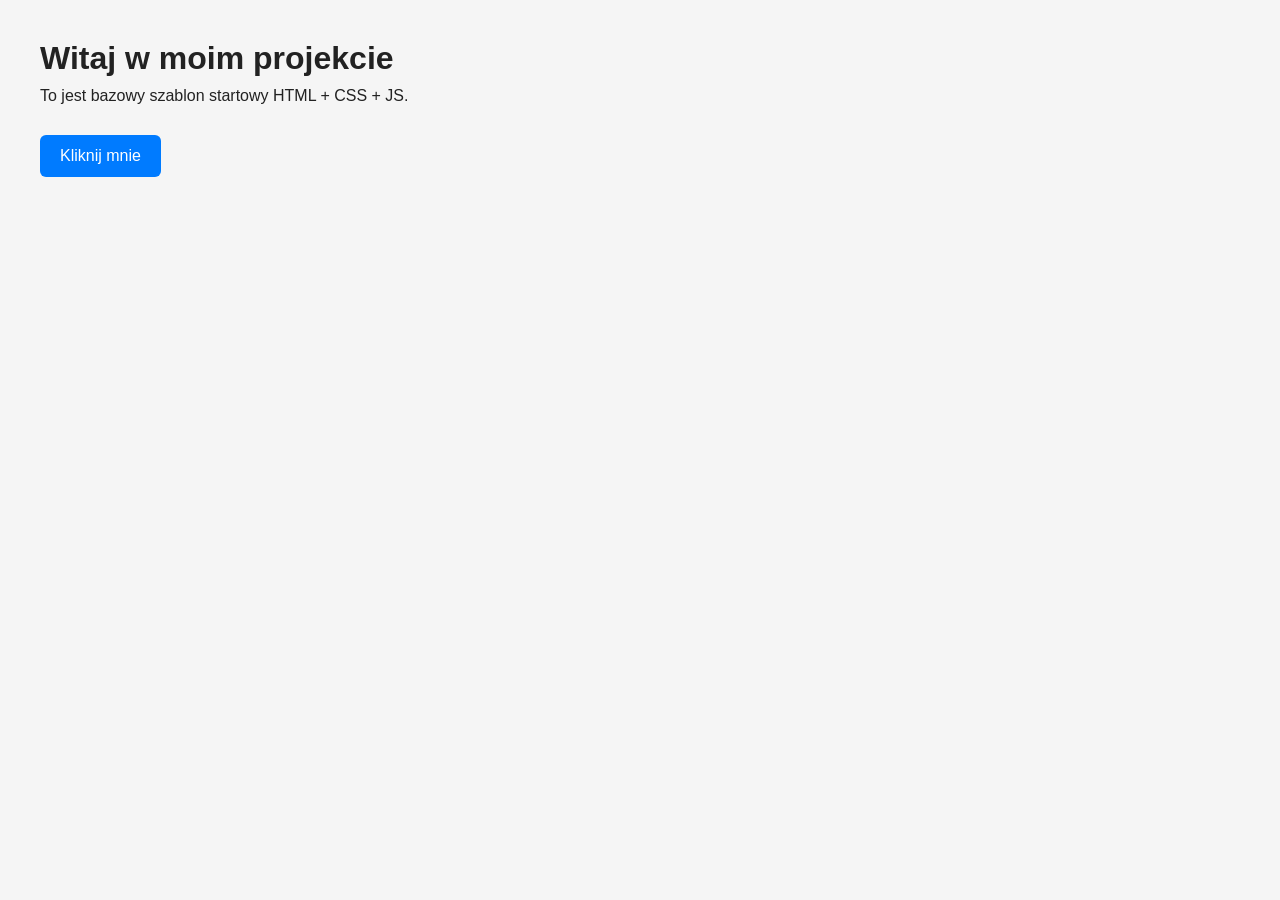
<file: mrprompt_server/edytor/szablon/index.html>
<!DOCTYPE html>
<html lang="pl">
<head>
    <meta charset="UTF-8">
    <meta name="viewport" content="width=device-width, initial-scale=1.0">
    <title>Startowy Projekt</title>

    <!-- Favicon -->
    <link rel="icon" type="image/png" href="favicon.png">

    <!-- CSS -->
    <link rel="stylesheet" href="style.css">
</head>
<body>

    <header>
        <h1>Witaj w moim projekcie</h1>
        <p>To jest bazowy szablon startowy HTML + CSS + JS.</p>
    </header>

    <main>
        <button id="actionBtn">Kliknij mnie</button>
        <p id="output"></p>
    </main>

    <!-- JS -->
    <script src="script.js"></script>
</body>
</html>
</file>
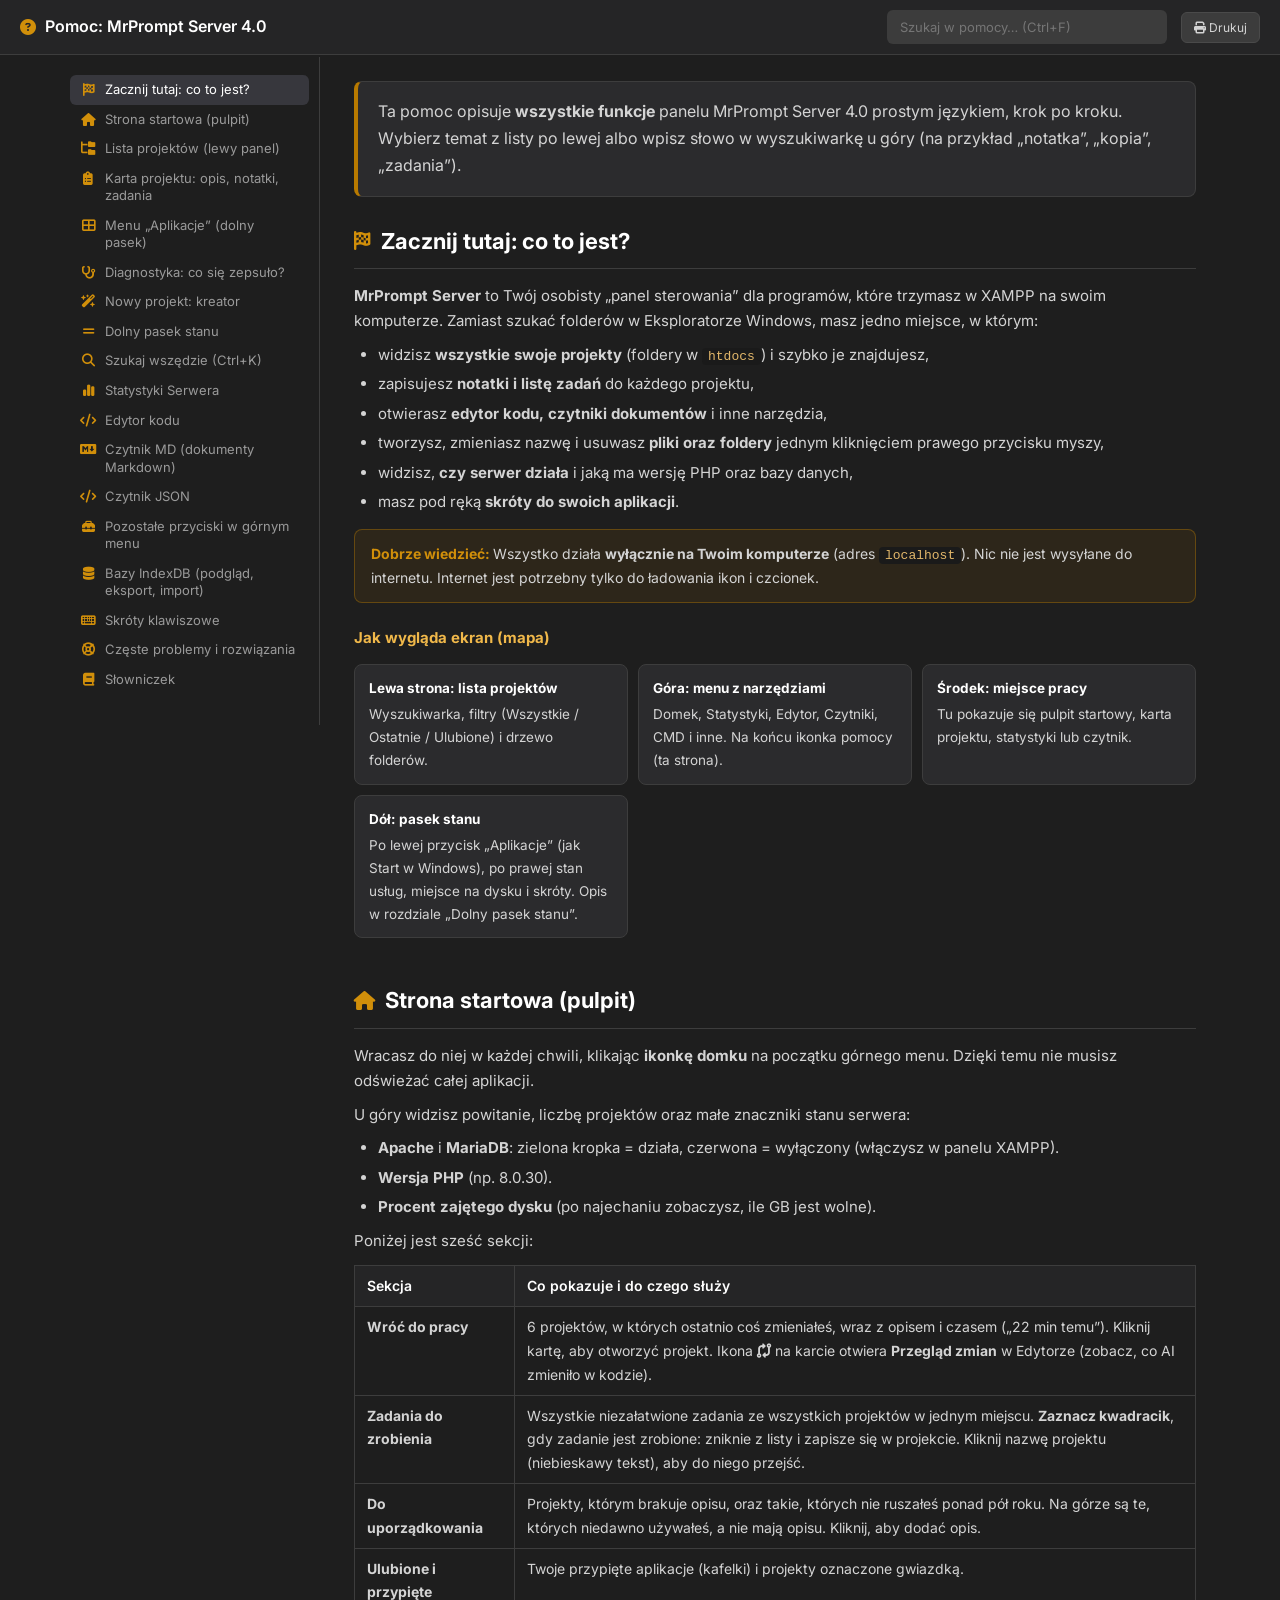
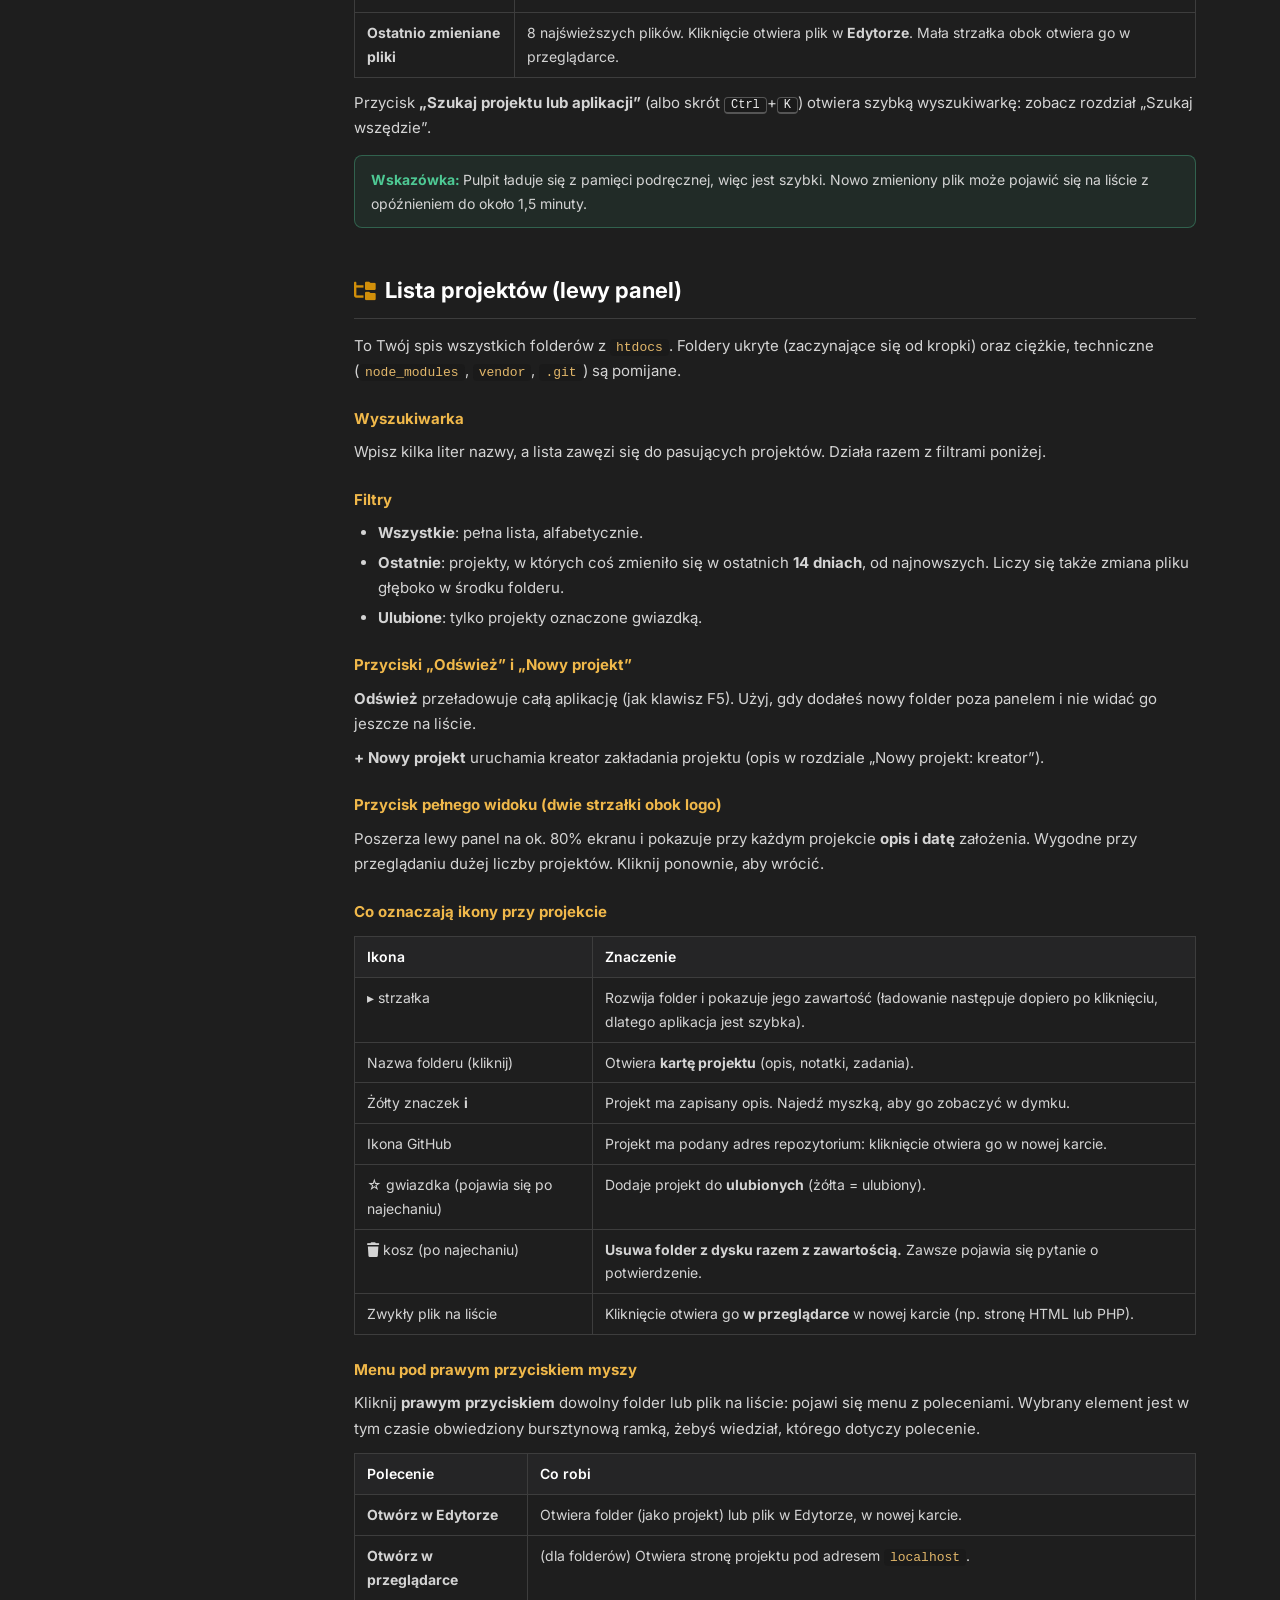
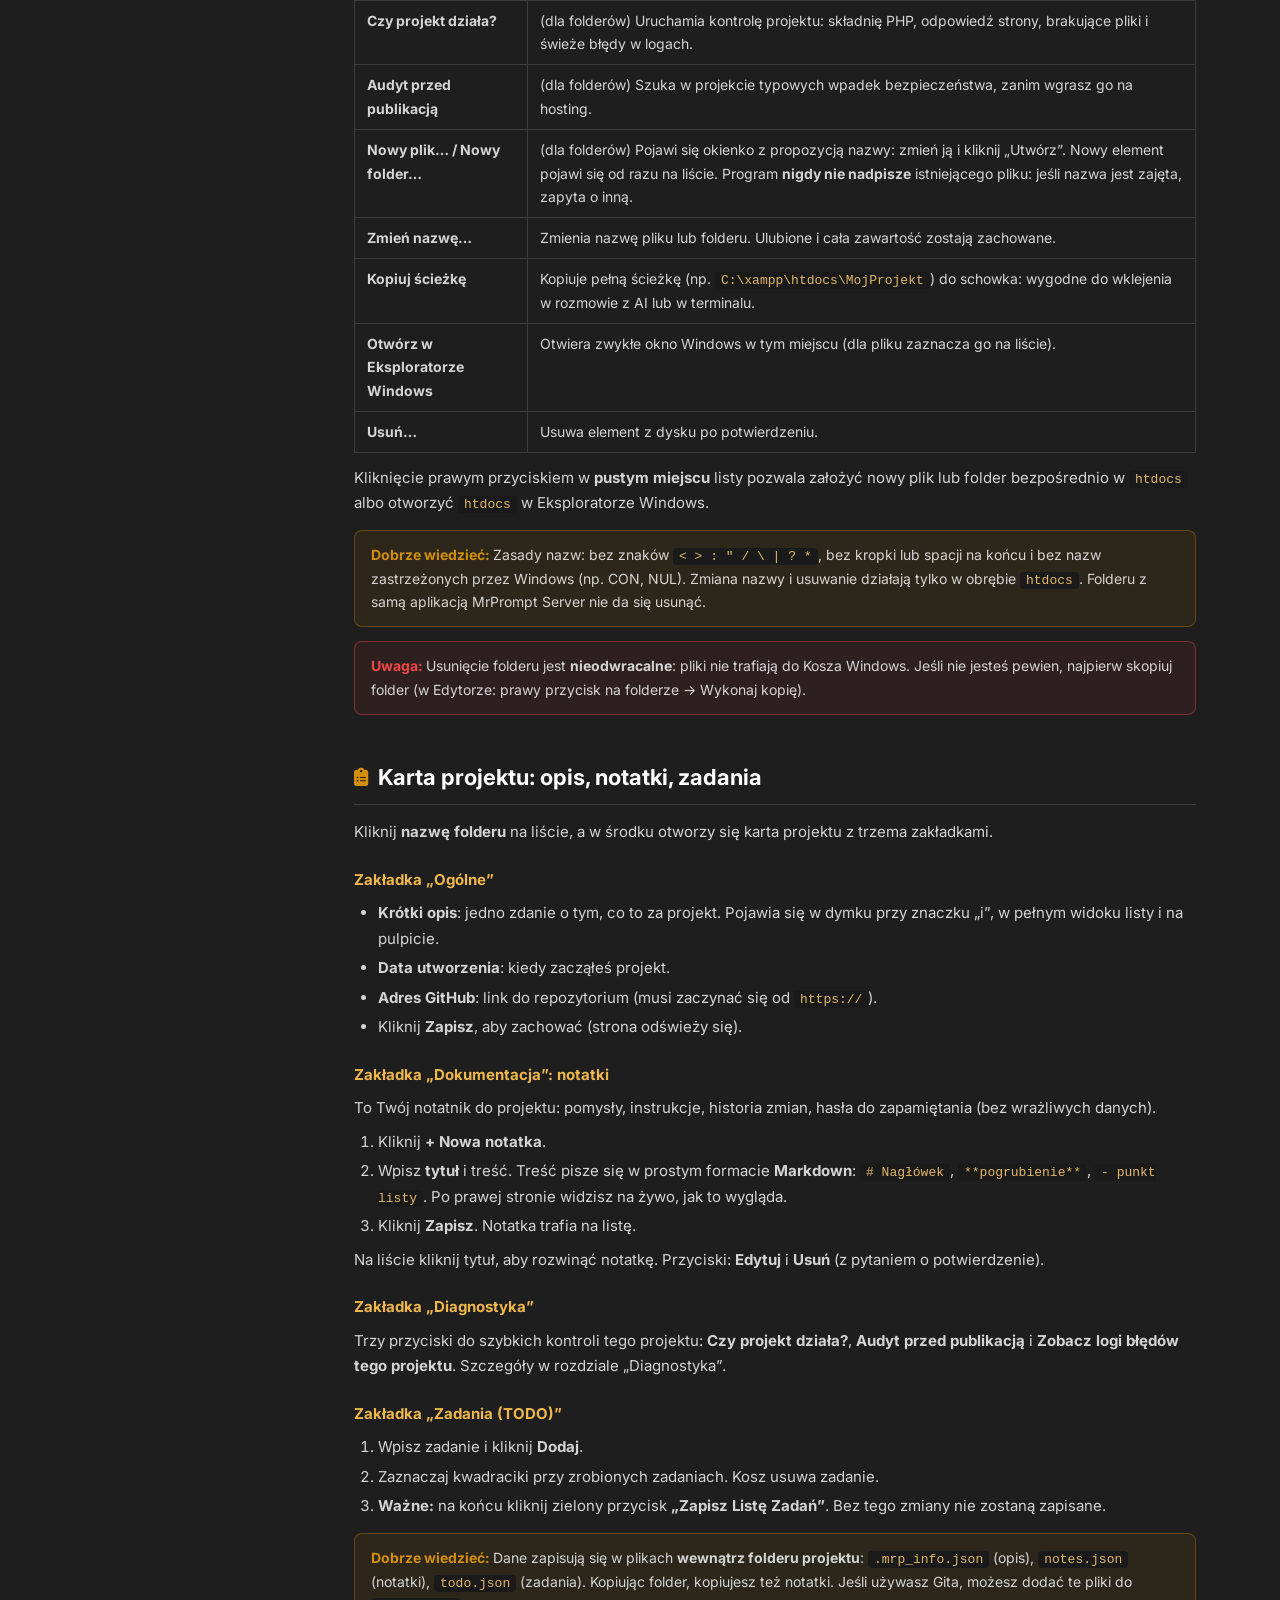
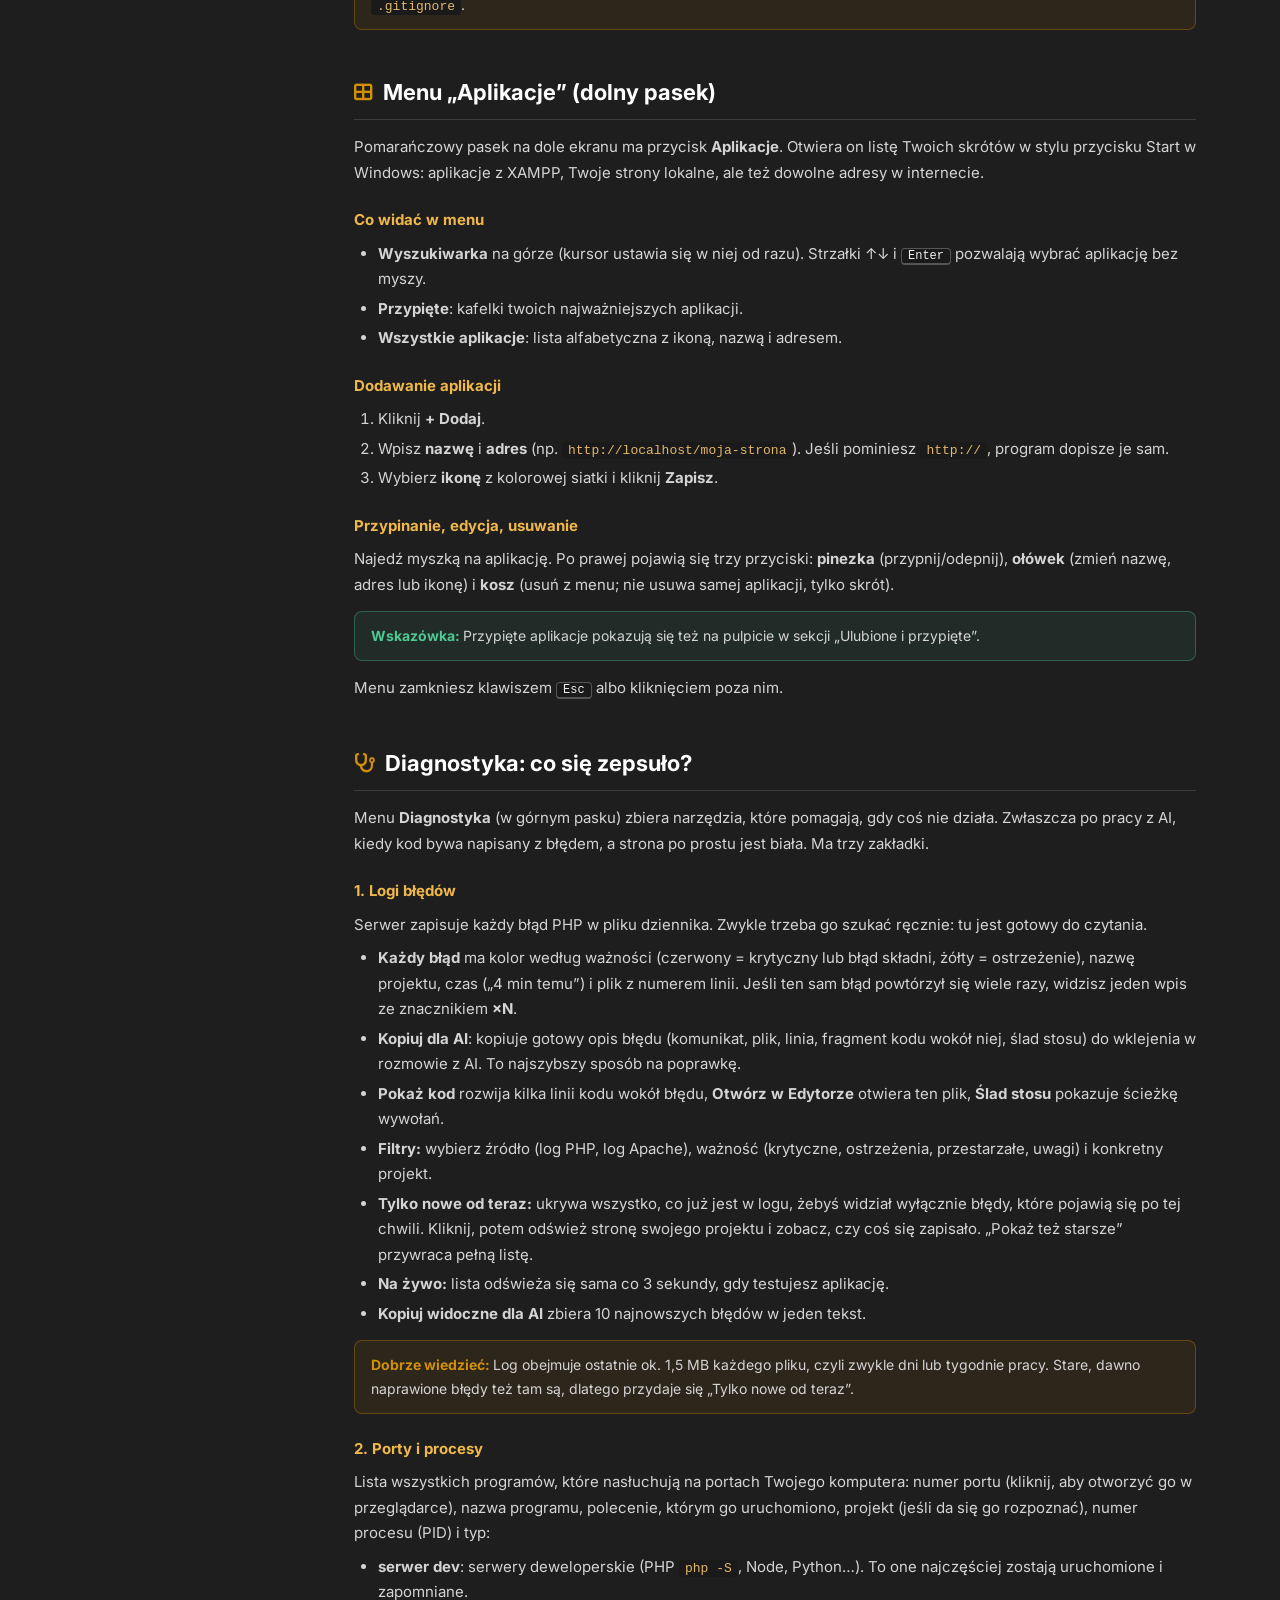
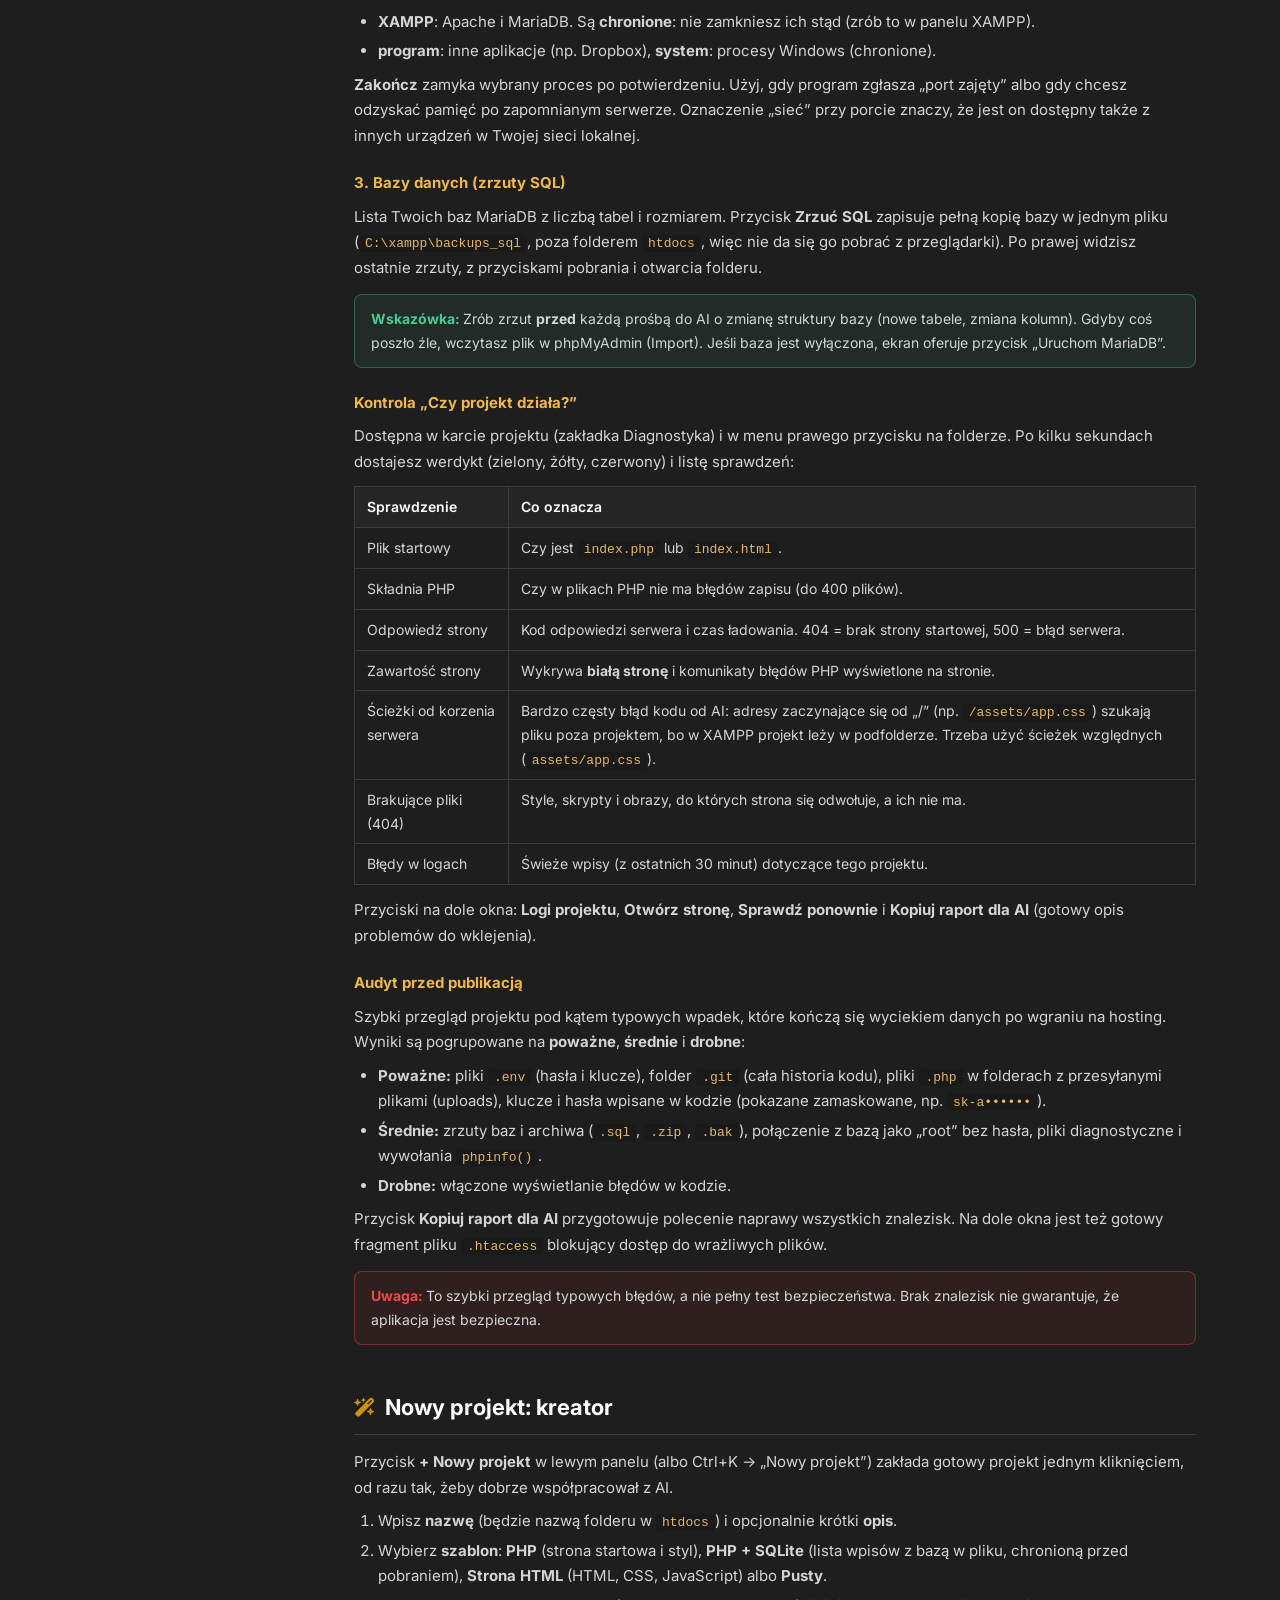
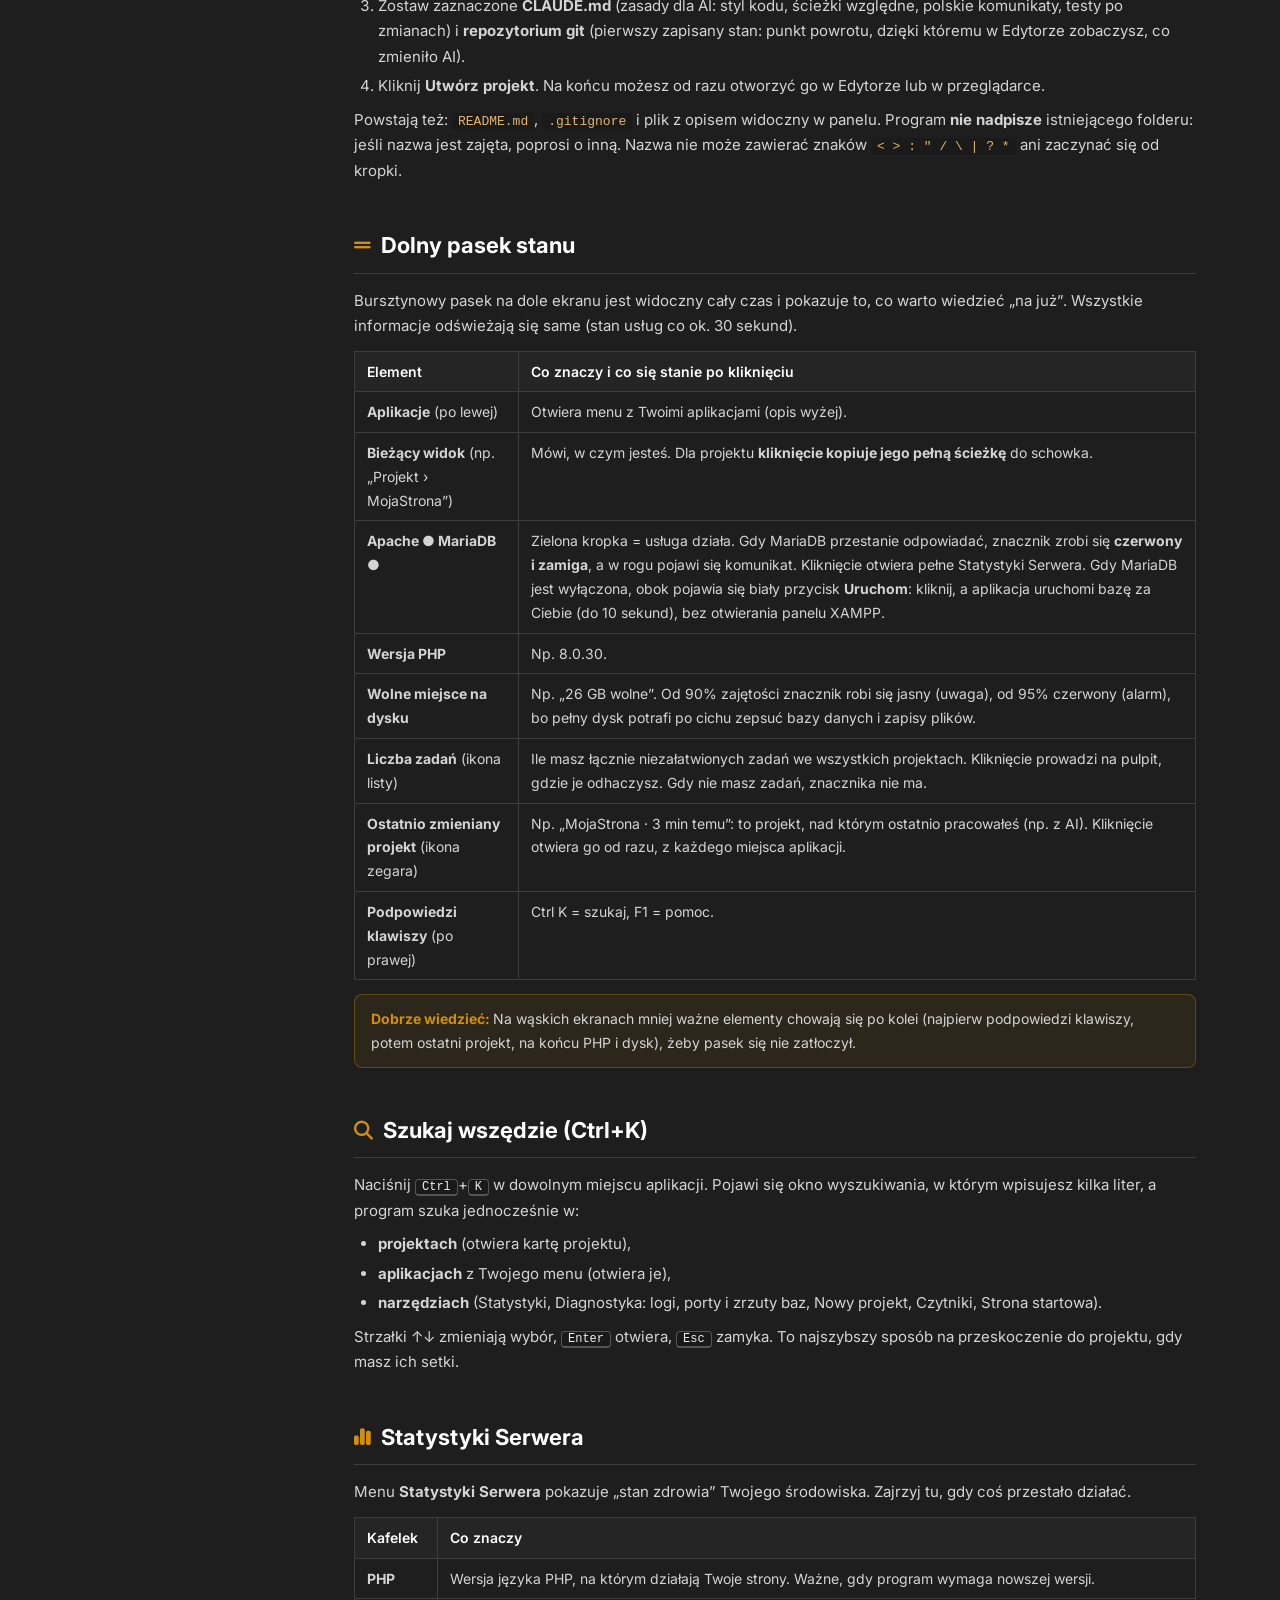
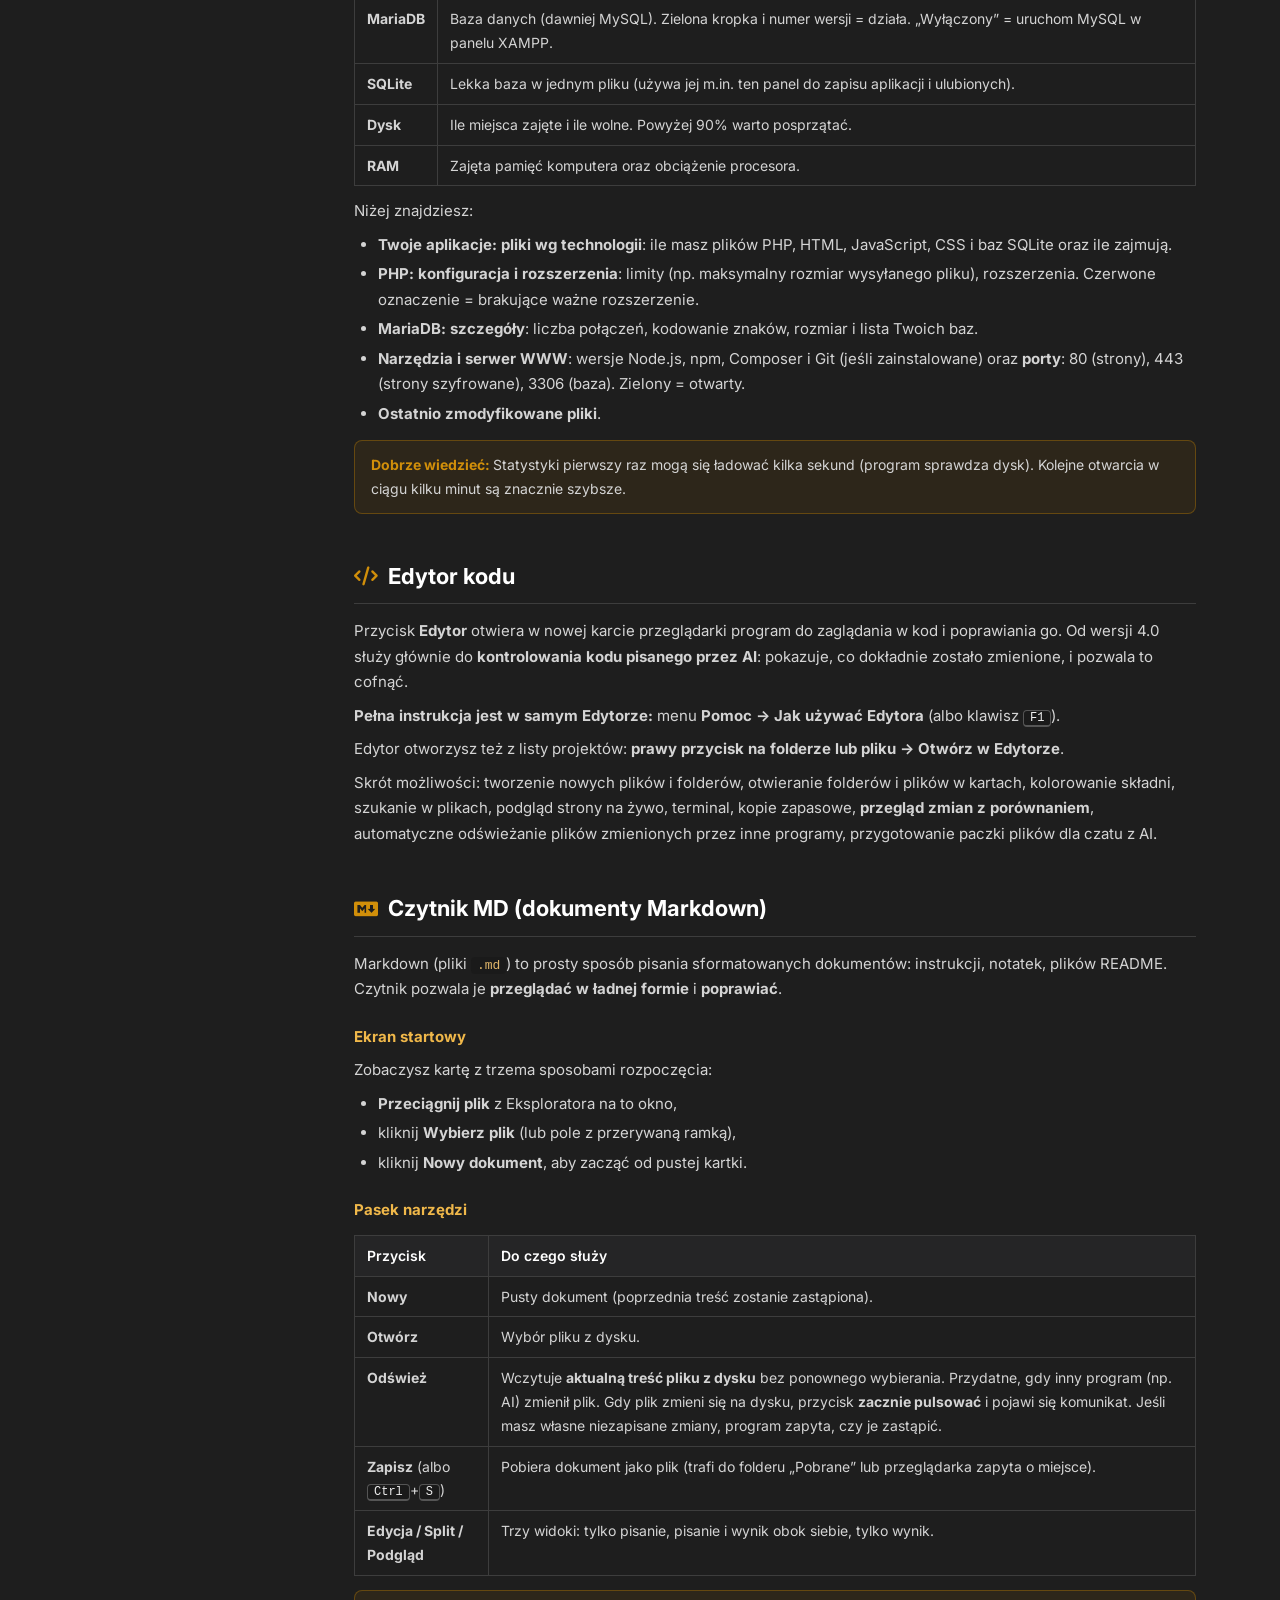
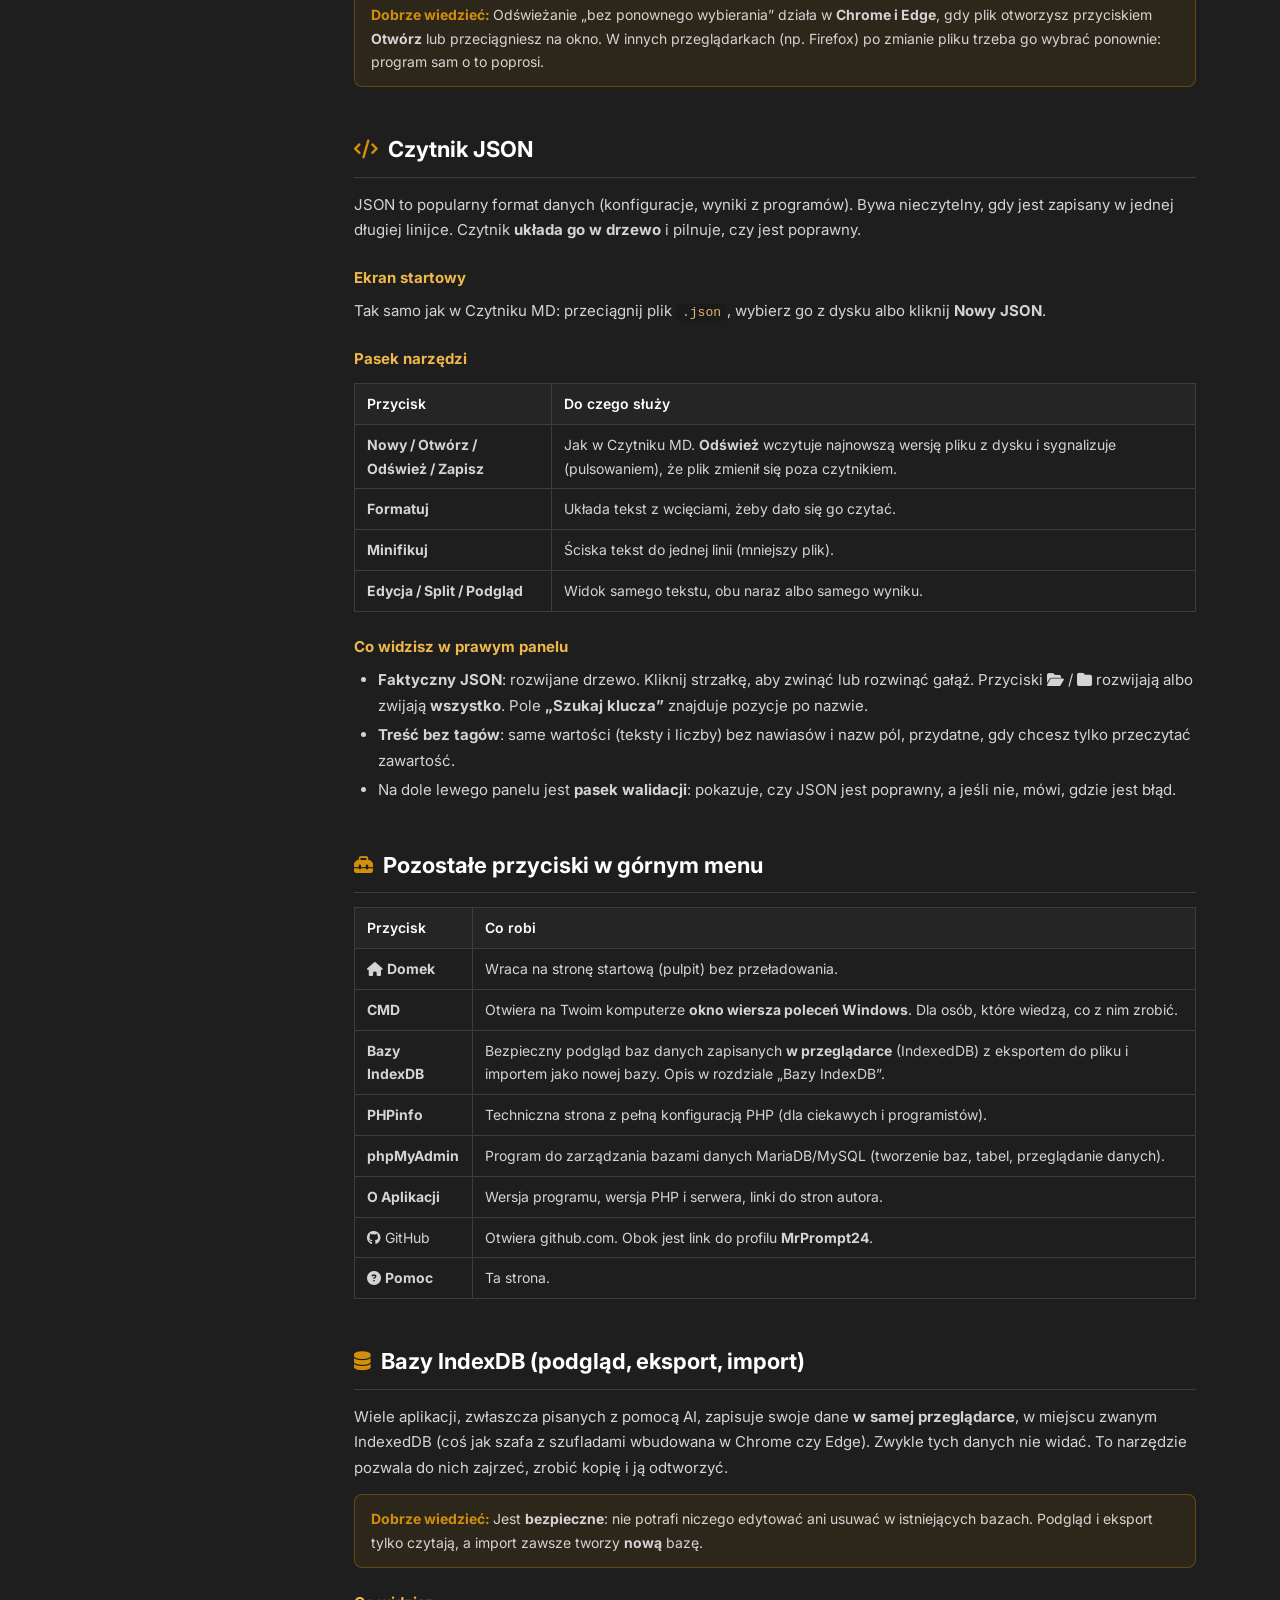
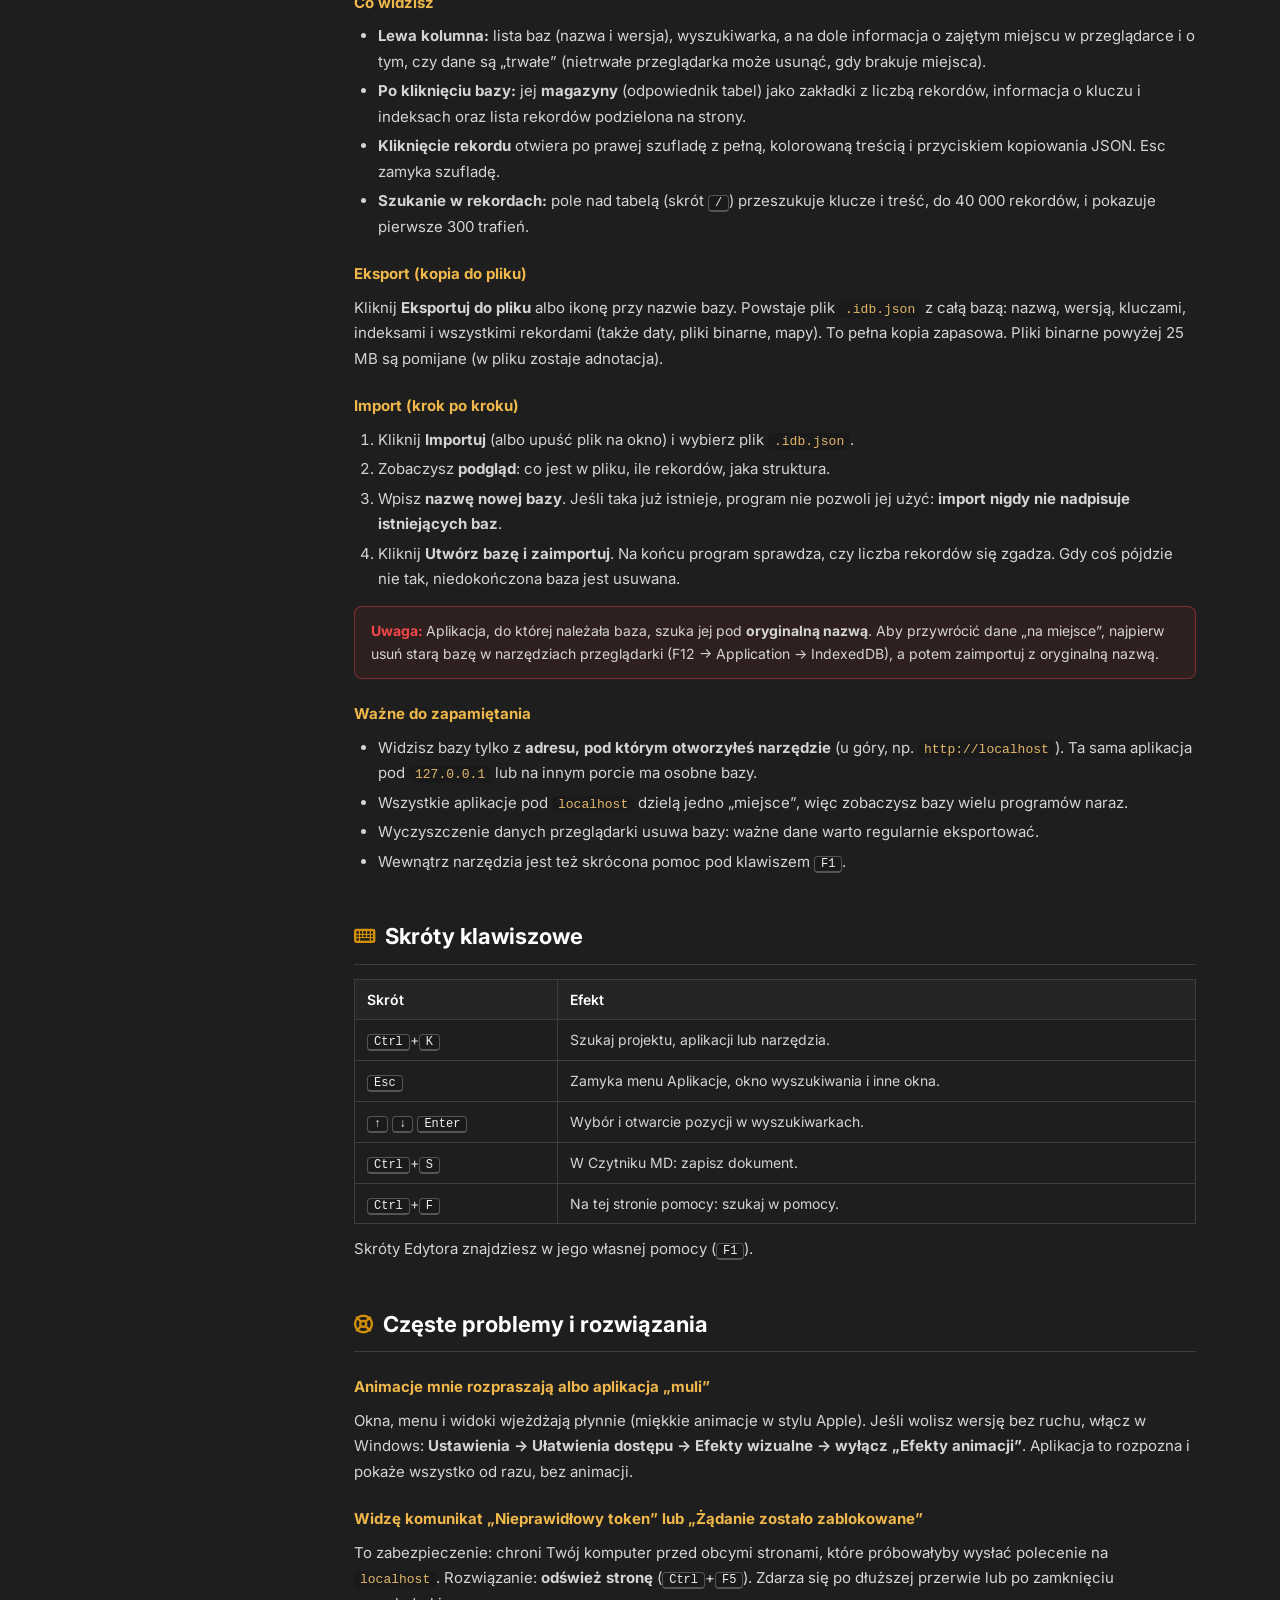
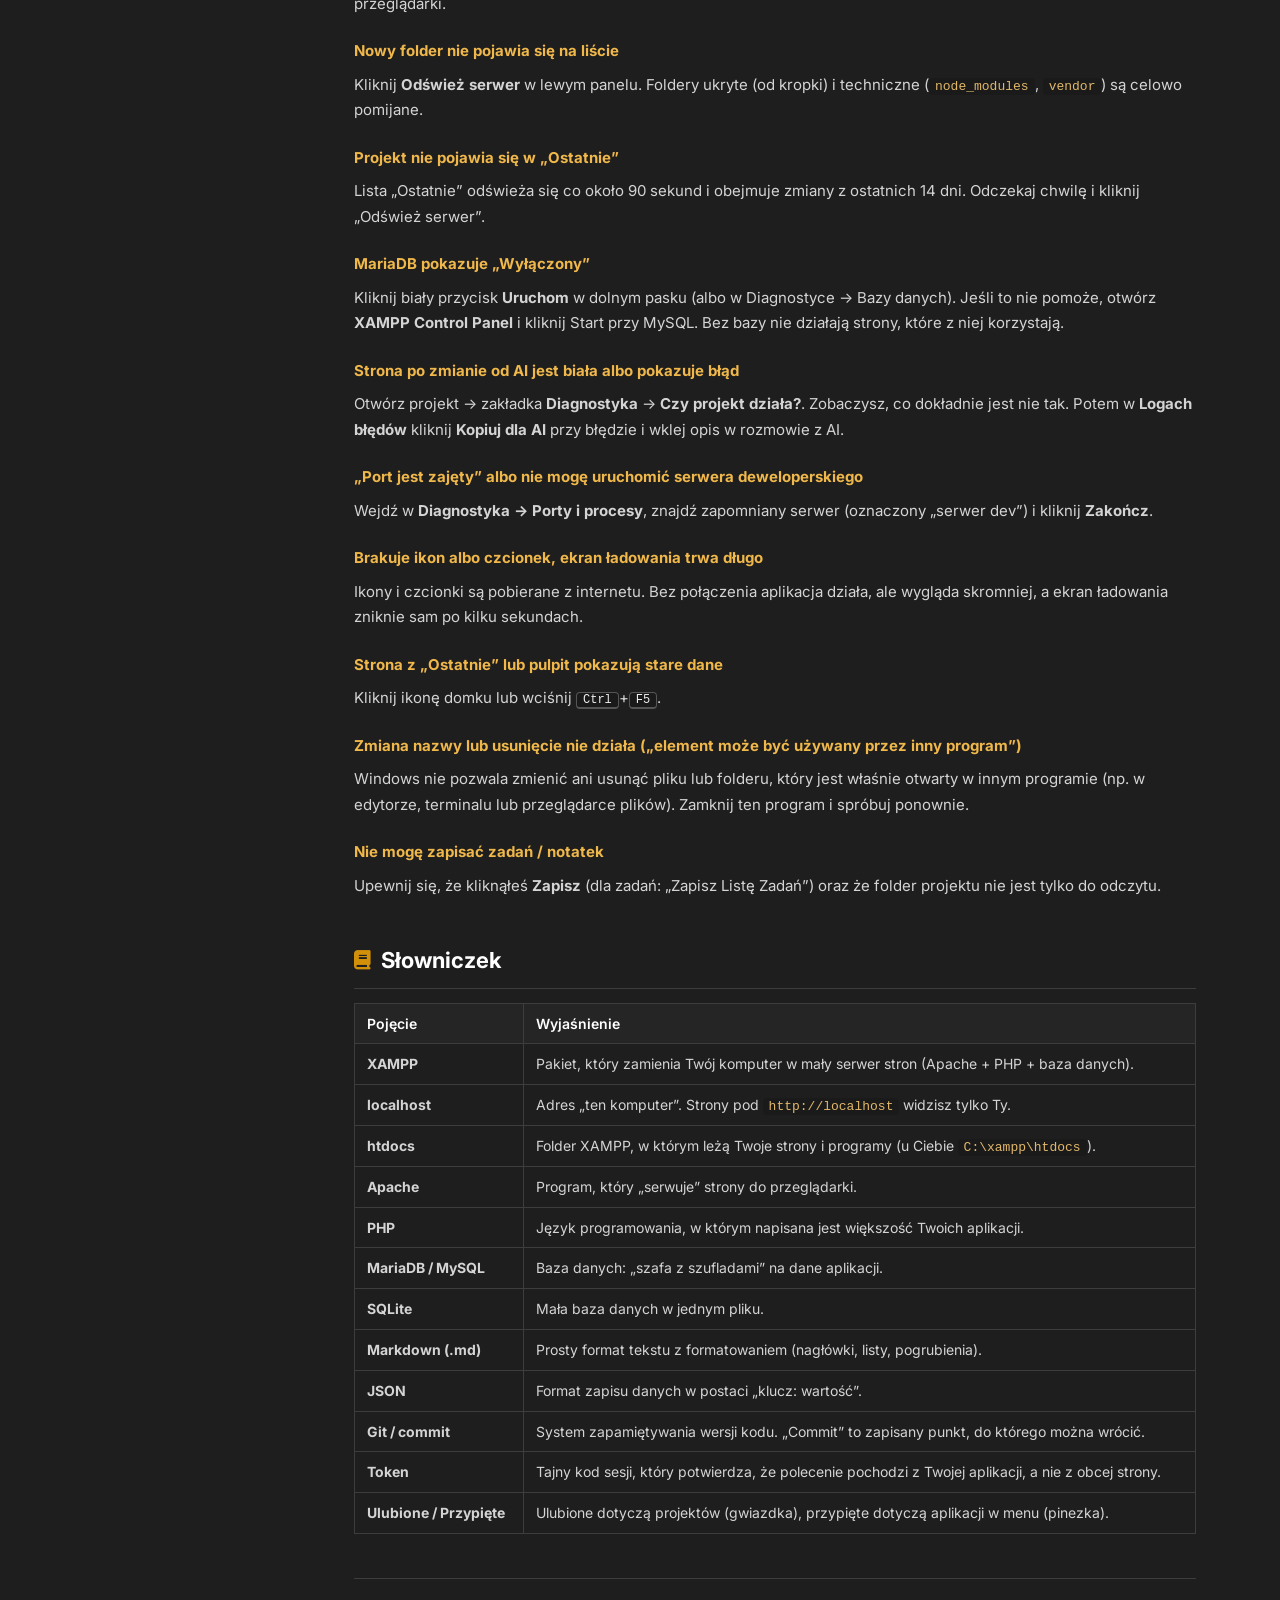
<file: mrprompt_server/pomoc.html>
<!DOCTYPE html>
<html lang="pl"><head><meta charset="UTF-8"><meta name="viewport" content="width=device-width, initial-scale=1">
<title>Pomoc: MrPrompt Server 4.0</title>
<link href="https://fonts.googleapis.com/css2?family=Inter:wght@400;500;600&display=swap" rel="stylesheet">
<link rel="stylesheet" href="https://cdnjs.cloudflare.com/ajax/libs/font-awesome/6.4.0/css/all.min.css">
<style>
:root{--bg:#1e1e1e;--panel:#252526;--card:#2b2b2d;--border:#3d3d3d;--text:#d4d4d4;--muted:#9a9a9a;--bright:#fff;--accent:#b87a00;--accent2:#d18f0a;--green:#4ec994;--red:#f44747}
*{box-sizing:border-box}
html{scroll-behavior:smooth}
body{margin:0;background:var(--bg);color:var(--text);font:15px/1.7 'Inter','Segoe UI',system-ui,sans-serif}
a{color:var(--accent2)}
.top{position:sticky;top:0;z-index:5;background:var(--panel);border-bottom:1px solid var(--border);display:flex;align-items:center;gap:14px;padding:10px 20px;flex-wrap:wrap}
.top h1{font-size:16px;margin:0;color:var(--bright);font-weight:600;display:flex;gap:9px;align-items:center}
.top h1 i{color:var(--accent2)}
.top .sp{flex:1}
.top input{background:#3c3c3c;border:1px solid transparent;color:var(--text);padding:8px 12px;border-radius:6px;font-size:13px;width:280px;max-width:100%;outline:none;font-family:inherit}
.top input:focus{border-color:var(--accent)}
.btn{background:#3c3c3c;color:var(--text);border:1px solid #4a4a4a;border-radius:6px;padding:7px 12px;font-size:12px;cursor:pointer;font-family:inherit}
.btn:hover{background:#4a4a4a;color:#fff}
.wrap{display:flex;max-width:1180px;margin:0 auto}
nav{width:270px;flex-shrink:0;position:sticky;top:57px;align-self:flex-start;max-height:calc(100vh - 57px);overflow-y:auto;padding:18px 10px 30px 20px;border-right:1px solid var(--border)}
nav a{display:flex;gap:9px;align-items:baseline;padding:6px 10px;border-radius:6px;color:var(--muted);text-decoration:none;font-size:13px;line-height:1.35}
nav a:hover{background:#2a2d2e;color:var(--text)}
nav a.on{background:#37373d;color:#fff}
nav a i{width:16px;text-align:center;color:var(--accent2);flex-shrink:0}
main{flex:1;min-width:0;padding:26px 34px 80px}
.lead{font-size:16px;color:var(--text);background:var(--card);border:1px solid var(--border);border-left:4px solid var(--accent);border-radius:8px;padding:16px 20px;margin-bottom:26px}
section{margin-bottom:44px;scroll-margin-top:72px}
h2{font-size:22px;color:var(--bright);margin:0 0 14px;padding-bottom:8px;border-bottom:1px solid var(--border);display:flex;gap:10px;align-items:center}
h2 i{color:var(--accent2);font-size:19px}
h3{font-size:15px;color:#f0b84a;margin:22px 0 6px}
p{margin:8px 0}
ul,ol{margin:8px 0 8px 0;padding-left:24px}
li{margin:4px 0}
kbd{background:#1a1a1a;border:1px solid #555;border-bottom-width:2px;border-radius:4px;padding:0 6px;font:12px 'JetBrains Mono',Consolas,monospace;color:#eee;white-space:nowrap}
code{background:#1a1a1a;border-radius:4px;padding:1px 6px;font:13px 'JetBrains Mono',Consolas,monospace;color:#e2b76a}
.tip,.warn,.note{border-radius:8px;padding:12px 16px;margin:14px 0;font-size:14px;border:1px solid}
.tip{background:rgba(78,201,148,.08);border-color:rgba(78,201,148,.35)}
.tip::before{content:'Wskazówka: ';font-weight:700;color:var(--green)}
.warn{background:rgba(244,71,71,.08);border-color:rgba(244,71,71,.4)}
.warn::before{content:'Uwaga: ';font-weight:700;color:var(--red)}
.note{background:rgba(184,122,0,.1);border-color:rgba(184,122,0,.4)}
.note::before{content:'Dobrze wiedzieć: ';font-weight:700;color:var(--accent2)}
table{border-collapse:collapse;width:100%;margin:12px 0;font-size:14px}
th,td{border:1px solid var(--border);padding:8px 12px;text-align:left;vertical-align:top}
th{background:var(--panel);color:var(--bright);font-weight:600}
.map{display:grid;grid-template-columns:repeat(auto-fit,minmax(230px,1fr));gap:10px;margin:14px 0}
.map div{background:var(--card);border:1px solid var(--border);border-radius:8px;padding:12px 14px;font-size:13.5px}
.map b{display:block;color:#fff;margin-bottom:3px}
.hide{display:none!important}
.empty{display:none;padding:30px;text-align:center;color:var(--muted)}
footer{border-top:1px solid var(--border);padding:20px;text-align:center;color:var(--muted);font-size:12px}
@media(max-width:820px){nav{display:none}main{padding:20px 16px 60px}}
@media print{.top,nav{display:none}body{background:#fff;color:#000}h2,h3{color:#000}}
</style></head><body>
<div class="top"><h1><i class="fa-solid fa-circle-question"></i>Pomoc: MrPrompt Server 4.0</h1><div class="sp"></div>
<input id="q" type="search" placeholder="Szukaj w pomocy… (Ctrl+F)" autocomplete="off">
<button class="btn" onclick="window.print()"><i class="fa-solid fa-print"></i> Drukuj</button></div>
<div class="wrap"><nav><a href="#start"><i class="fa-solid fa-flag-checkered"></i><span>Zacznij tutaj: co to jest?</span></a><a href="#pulpit"><i class="fa-solid fa-house"></i><span>Strona startowa (pulpit)</span></a><a href="#lista"><i class="fa-solid fa-folder-tree"></i><span>Lista projektów (lewy panel)</span></a><a href="#projekt"><i class="fa-solid fa-clipboard-list"></i><span>Karta projektu: opis, notatki, zadania</span></a><a href="#aplikacje"><i class="fa-solid fa-table-cells-large"></i><span>Menu „Aplikacje” (dolny pasek)</span></a><a href="#diagnostyka"><i class="fa-solid fa-stethoscope"></i><span>Diagnostyka: co się zepsuło?</span></a><a href="#kreator"><i class="fa-solid fa-wand-magic-sparkles"></i><span>Nowy projekt: kreator</span></a><a href="#pasek"><i class="fa-solid fa-grip-lines"></i><span>Dolny pasek stanu</span></a><a href="#szukaj"><i class="fa-solid fa-magnifying-glass"></i><span>Szukaj wszędzie (Ctrl+K)</span></a><a href="#statystyki"><i class="fa-solid fa-chart-simple"></i><span>Statystyki Serwera</span></a><a href="#edytor"><i class="fa-solid fa-code"></i><span>Edytor kodu</span></a><a href="#md"><i class="fa-brands fa-markdown"></i><span>Czytnik MD (dokumenty Markdown)</span></a><a href="#json"><i class="fa-solid fa-code"></i><span>Czytnik JSON</span></a><a href="#inne"><i class="fa-solid fa-toolbox"></i><span>Pozostałe przyciski w górnym menu</span></a><a href="#indexdb"><i class="fa-solid fa-database"></i><span>Bazy IndexDB (podgląd, eksport, import)</span></a><a href="#skroty"><i class="fa-solid fa-keyboard"></i><span>Skróty klawiszowe</span></a><a href="#problemy"><i class="fa-solid fa-life-ring"></i><span>Częste problemy i rozwiązania</span></a><a href="#slownik"><i class="fa-solid fa-book"></i><span>Słowniczek</span></a></nav><main>
<div class="lead">Ta pomoc opisuje <b>wszystkie funkcje</b> panelu MrPrompt Server 4.0 prostym językiem, krok po kroku. Wybierz temat z listy po lewej albo wpisz słowo w wyszukiwarkę u góry (na przykład „notatka”, „kopia”, „zadania”).</div>
<section id="start"><h2><i class="fa-solid fa-flag-checkered"></i>Zacznij tutaj: co to jest?</h2>
<p><b>MrPrompt Server</b> to Twój osobisty „panel sterowania” dla programów, które trzymasz w XAMPP na swoim komputerze. Zamiast szukać folderów w Eksploratorze Windows, masz jedno miejsce, w którym:</p>
<ul>
<li>widzisz <b>wszystkie swoje projekty</b> (foldery w <code>htdocs</code>) i szybko je znajdujesz,</li>
<li>zapisujesz <b>notatki i listę zadań</b> do każdego projektu,</li>
<li>otwierasz <b>edytor kodu, czytniki dokumentów</b> i inne narzędzia,</li>
<li>tworzysz, zmieniasz nazwę i usuwasz <b>pliki oraz foldery</b> jednym kliknięciem prawego przycisku myszy,</li>
<li>widzisz, <b>czy serwer działa</b> i jaką ma wersję PHP oraz bazy danych,</li>
<li>masz pod ręką <b>skróty do swoich aplikacji</b>.</li>
</ul>
<div class="note">Wszystko działa <b>wyłącznie na Twoim komputerze</b> (adres <code>localhost</code>). Nic nie jest wysyłane do internetu. Internet jest potrzebny tylko do ładowania ikon i czcionek.</div>
<h3>Jak wygląda ekran (mapa)</h3>
<div class="map">
<div><b>Lewa strona: lista projektów</b>Wyszukiwarka, filtry (Wszystkie / Ostatnie / Ulubione) i drzewo folderów.</div>
<div><b>Góra: menu z narzędziami</b>Domek, Statystyki, Edytor, Czytniki, CMD i inne. Na końcu ikonka pomocy (ta strona).</div>
<div><b>Środek: miejsce pracy</b>Tu pokazuje się pulpit startowy, karta projektu, statystyki lub czytnik.</div>
<div><b>Dół: pasek stanu</b>Po lewej przycisk „Aplikacje” (jak Start w Windows), po prawej stan usług, miejsce na dysku i skróty. Opis w rozdziale „Dolny pasek stanu”.</div>
</div></section>
<section id="pulpit"><h2><i class="fa-solid fa-house"></i>Strona startowa (pulpit)</h2>
<p>Wracasz do niej w każdej chwili, klikając <b>ikonkę domku</b> na początku górnego menu. Dzięki temu nie musisz odświeżać całej aplikacji.</p>
<p>U góry widzisz powitanie, liczbę projektów oraz małe znaczniki stanu serwera:</p>
<ul>
<li><b>Apache</b> i <b>MariaDB</b>: zielona kropka = działa, czerwona = wyłączony (włączysz w panelu XAMPP).</li>
<li><b>Wersja PHP</b> (np. 8.0.30).</li>
<li><b>Procent zajętego dysku</b> (po najechaniu zobaczysz, ile GB jest wolne).</li>
</ul>
<p>Poniżej jest sześć sekcji:</p>
<table>
<tr><th>Sekcja</th><th>Co pokazuje i do czego służy</th></tr>
<tr><td><b>Wróć do pracy</b></td><td>6 projektów, w których ostatnio coś zmieniałeś, wraz z opisem i czasem („22 min temu”). Kliknij kartę, aby otworzyć projekt. Ikona <i class="fa-solid fa-code-compare"></i> na karcie otwiera <b>Przegląd zmian</b> w Edytorze (zobacz, co AI zmieniło w kodzie).</td></tr>
<tr><td><b>Zadania do zrobienia</b></td><td>Wszystkie niezałatwione zadania ze wszystkich projektów w jednym miejscu. <b>Zaznacz kwadracik</b>, gdy zadanie jest zrobione: zniknie z listy i zapisze się w projekcie. Kliknij nazwę projektu (niebieskawy tekst), aby do niego przejść.</td></tr>
<tr><td><b>Do uporządkowania</b></td><td>Projekty, którym brakuje opisu, oraz takie, których nie ruszałeś ponad pół roku. Na górze są te, których niedawno używałeś, a nie mają opisu. Kliknij, aby dodać opis.</td></tr>
<tr><td><b>Ulubione i przypięte</b></td><td>Twoje przypięte aplikacje (kafelki) i projekty oznaczone gwiazdką.</td></tr>
<tr><td><b>Ostatnio zmieniane pliki</b></td><td>8 najświeższych plików. Kliknięcie otwiera plik w <b>Edytorze</b>. Mała strzałka obok otwiera go w przeglądarce.</td></tr>
</table>
<p>Przycisk <b>„Szukaj projektu lub aplikacji”</b> (albo skrót <kbd>Ctrl</kbd>+<kbd>K</kbd>) otwiera szybką wyszukiwarkę: zobacz rozdział „Szukaj wszędzie”.</p>
<div class="tip">Pulpit ładuje się z pamięci podręcznej, więc jest szybki. Nowo zmieniony plik może pojawić się na liście z opóźnieniem do około 1,5 minuty.</div></section>
<section id="lista"><h2><i class="fa-solid fa-folder-tree"></i>Lista projektów (lewy panel)</h2>
<p>To Twój spis wszystkich folderów z <code>htdocs</code>. Foldery ukryte (zaczynające się od kropki) oraz ciężkie, techniczne (<code>node_modules</code>, <code>vendor</code>, <code>.git</code>) są pomijane.</p>
<h3>Wyszukiwarka</h3>
<p>Wpisz kilka liter nazwy, a lista zawęzi się do pasujących projektów. Działa razem z filtrami poniżej.</p>
<h3>Filtry</h3>
<ul>
<li><b>Wszystkie</b>: pełna lista, alfabetycznie.</li>
<li><b>Ostatnie</b>: projekty, w których coś zmieniło się w ostatnich <b>14 dniach</b>, od najnowszych. Liczy się także zmiana pliku głęboko w środku folderu.</li>
<li><b>Ulubione</b>: tylko projekty oznaczone gwiazdką.</li>
</ul>
<h3>Przyciski „Odśwież” i „Nowy projekt”</h3>
<p><b>Odśwież</b> przeładowuje całą aplikację (jak klawisz F5). Użyj, gdy dodałeś nowy folder poza panelem i nie widać go jeszcze na liście.</p>
<p><b>+ Nowy projekt</b> uruchamia kreator zakładania projektu (opis w rozdziale „Nowy projekt: kreator”).</p>
<h3>Przycisk pełnego widoku (dwie strzałki obok logo)</h3>
<p>Poszerza lewy panel na ok. 80% ekranu i pokazuje przy każdym projekcie <b>opis i datę</b> założenia. Wygodne przy przeglądaniu dużej liczby projektów. Kliknij ponownie, aby wrócić.</p>
<h3>Co oznaczają ikony przy projekcie</h3>
<table>
<tr><th>Ikona</th><th>Znaczenie</th></tr>
<tr><td><b>▸</b> strzałka</td><td>Rozwija folder i pokazuje jego zawartość (ładowanie następuje dopiero po kliknięciu, dlatego aplikacja jest szybka).</td></tr>
<tr><td>Nazwa folderu (kliknij)</td><td>Otwiera <b>kartę projektu</b> (opis, notatki, zadania).</td></tr>
<tr><td>Żółty znaczek <b>i</b></td><td>Projekt ma zapisany opis. Najedź myszką, aby go zobaczyć w dymku.</td></tr>
<tr><td>Ikona GitHub</td><td>Projekt ma podany adres repozytorium: kliknięcie otwiera go w nowej karcie.</td></tr>
<tr><td>☆ gwiazdka (pojawia się po najechaniu)</td><td>Dodaje projekt do <b>ulubionych</b> (żółta = ulubiony).</td></tr>
<tr><td><i class="fa-solid fa-trash"></i> kosz (po najechaniu)</td><td><b>Usuwa folder z dysku razem z zawartością.</b> Zawsze pojawia się pytanie o potwierdzenie.</td></tr>
<tr><td>Zwykły plik na liście</td><td>Kliknięcie otwiera go <b>w przeglądarce</b> w nowej karcie (np. stronę HTML lub PHP).</td></tr>
</table>
<h3>Menu pod prawym przyciskiem myszy</h3>
<p>Kliknij <b>prawym przyciskiem</b> dowolny folder lub plik na liście: pojawi się menu z poleceniami. Wybrany element jest w tym czasie obwiedziony bursztynową ramką, żebyś wiedział, którego dotyczy polecenie.</p>
<table>
<tr><th>Polecenie</th><th>Co robi</th></tr>
<tr><td><b>Otwórz w Edytorze</b></td><td>Otwiera folder (jako projekt) lub plik w Edytorze, w nowej karcie.</td></tr>
<tr><td><b>Otwórz w przeglądarce</b></td><td>(dla folderów) Otwiera stronę projektu pod adresem <code>localhost</code>.</td></tr>
<tr><td><b>Czy projekt działa?</b></td><td>(dla folderów) Uruchamia kontrolę projektu: składnię PHP, odpowiedź strony, brakujące pliki i świeże błędy w logach.</td></tr>
<tr><td><b>Audyt przed publikacją</b></td><td>(dla folderów) Szuka w projekcie typowych wpadek bezpieczeństwa, zanim wgrasz go na hosting.</td></tr>
<tr><td><b>Nowy plik… / Nowy folder…</b></td><td>(dla folderów) Pojawi się okienko z propozycją nazwy: zmień ją i kliknij „Utwórz”. Nowy element pojawi się od razu na liście. Program <b>nigdy nie nadpisze</b> istniejącego pliku: jeśli nazwa jest zajęta, zapyta o inną.</td></tr>
<tr><td><b>Zmień nazwę…</b></td><td>Zmienia nazwę pliku lub folderu. Ulubione i cała zawartość zostają zachowane.</td></tr>
<tr><td><b>Kopiuj ścieżkę</b></td><td>Kopiuje pełną ścieżkę (np. <code>C:\xampp\htdocs\MojProjekt</code>) do schowka: wygodne do wklejenia w rozmowie z AI lub w terminalu.</td></tr>
<tr><td><b>Otwórz w Eksploratorze Windows</b></td><td>Otwiera zwykłe okno Windows w tym miejscu (dla pliku zaznacza go na liście).</td></tr>
<tr><td><b>Usuń…</b></td><td>Usuwa element z dysku po potwierdzeniu.</td></tr>
</table>
<p>Kliknięcie prawym przyciskiem w <b>pustym miejscu</b> listy pozwala założyć nowy plik lub folder bezpośrednio w <code>htdocs</code> albo otworzyć <code>htdocs</code> w Eksploratorze Windows.</p>
<div class="note">Zasady nazw: bez znaków <code>&lt; &gt; : " / \ | ? *</code>, bez kropki lub spacji na końcu i bez nazw zastrzeżonych przez Windows (np. CON, NUL). Zmiana nazwy i usuwanie działają tylko w obrębie <code>htdocs</code>. Folderu z samą aplikacją MrPrompt Server nie da się usunąć.</div>
<div class="warn">Usunięcie folderu jest <b>nieodwracalne</b>: pliki nie trafiają do Kosza Windows. Jeśli nie jesteś pewien, najpierw skopiuj folder (w Edytorze: prawy przycisk na folderze → Wykonaj kopię).</div></section>
<section id="projekt"><h2><i class="fa-solid fa-clipboard-list"></i>Karta projektu: opis, notatki, zadania</h2>
<p>Kliknij <b>nazwę folderu</b> na liście, a w środku otworzy się karta projektu z trzema zakładkami.</p>
<h3>Zakładka „Ogólne”</h3>
<ul>
<li><b>Krótki opis</b>: jedno zdanie o tym, co to za projekt. Pojawia się w dymku przy znaczku „i”, w pełnym widoku listy i na pulpicie.</li>
<li><b>Data utworzenia</b>: kiedy zacząłeś projekt.</li>
<li><b>Adres GitHub</b>: link do repozytorium (musi zaczynać się od <code>https://</code>).</li>
<li>Kliknij <b>Zapisz</b>, aby zachować (strona odświeży się).</li>
</ul>
<h3>Zakładka „Dokumentacja”: notatki</h3>
<p>To Twój notatnik do projektu: pomysły, instrukcje, historia zmian, hasła do zapamiętania (bez wrażliwych danych).</p>
<ol>
<li>Kliknij <b>+ Nowa notatka</b>.</li>
<li>Wpisz <b>tytuł</b> i treść. Treść pisze się w prostym formacie <b>Markdown</b>: <code># Nagłówek</code>, <code>**pogrubienie**</code>, <code>- punkt listy</code>. Po prawej stronie widzisz na żywo, jak to wygląda.</li>
<li>Kliknij <b>Zapisz</b>. Notatka trafia na listę.</li>
</ol>
<p>Na liście kliknij tytuł, aby rozwinąć notatkę. Przyciski: <b>Edytuj</b> i <b>Usuń</b> (z pytaniem o potwierdzenie).</p>
<h3>Zakładka „Diagnostyka”</h3>
<p>Trzy przyciski do szybkich kontroli tego projektu: <b>Czy projekt działa?</b>, <b>Audyt przed publikacją</b> i <b>Zobacz logi błędów tego projektu</b>. Szczegóły w rozdziale „Diagnostyka”.</p>
<h3>Zakładka „Zadania (TODO)”</h3>
<ol>
<li>Wpisz zadanie i kliknij <b>Dodaj</b>.</li>
<li>Zaznaczaj kwadraciki przy zrobionych zadaniach. Kosz usuwa zadanie.</li>
<li><b>Ważne:</b> na końcu kliknij zielony przycisk <b>„Zapisz Listę Zadań”</b>. Bez tego zmiany nie zostaną zapisane.</li>
</ol>
<div class="note">Dane zapisują się w plikach <b>wewnątrz folderu projektu</b>: <code>.mrp_info.json</code> (opis), <code>notes.json</code> (notatki), <code>todo.json</code> (zadania). Kopiując folder, kopiujesz też notatki. Jeśli używasz Gita, możesz dodać te pliki do <code>.gitignore</code>.</div></section>
<section id="aplikacje"><h2><i class="fa-solid fa-table-cells-large"></i>Menu „Aplikacje” (dolny pasek)</h2>
<p>Pomarańczowy pasek na dole ekranu ma przycisk <b>Aplikacje</b>. Otwiera on listę Twoich skrótów w stylu przycisku Start w Windows: aplikacje z XAMPP, Twoje strony lokalne, ale też dowolne adresy w internecie.</p>
<h3>Co widać w menu</h3>
<ul>
<li><b>Wyszukiwarka</b> na górze (kursor ustawia się w niej od razu). Strzałki ↑↓ i <kbd>Enter</kbd> pozwalają wybrać aplikację bez myszy.</li>
<li><b>Przypięte</b>: kafelki twoich najważniejszych aplikacji.</li>
<li><b>Wszystkie aplikacje</b>: lista alfabetyczna z ikoną, nazwą i adresem.</li>
</ul>
<h3>Dodawanie aplikacji</h3>
<ol>
<li>Kliknij <b>+ Dodaj</b>.</li>
<li>Wpisz <b>nazwę</b> i <b>adres</b> (np. <code>http://localhost/moja-strona</code>). Jeśli pominiesz <code>http://</code>, program dopisze je sam.</li>
<li>Wybierz <b>ikonę</b> z kolorowej siatki i kliknij <b>Zapisz</b>.</li>
</ol>
<h3>Przypinanie, edycja, usuwanie</h3>
<p>Najedź myszką na aplikację. Po prawej pojawią się trzy przyciski: <b>pinezka</b> (przypnij/odepnij), <b>ołówek</b> (zmień nazwę, adres lub ikonę) i <b>kosz</b> (usuń z menu; nie usuwa samej aplikacji, tylko skrót).</p>
<div class="tip">Przypięte aplikacje pokazują się też na pulpicie w sekcji „Ulubione i przypięte”.</div>
<p>Menu zamkniesz klawiszem <kbd>Esc</kbd> albo kliknięciem poza nim.</p></section>
<section id="diagnostyka"><h2><i class="fa-solid fa-stethoscope"></i>Diagnostyka: co się zepsuło?</h2>
<p>Menu <b>Diagnostyka</b> (w górnym pasku) zbiera narzędzia, które pomagają, gdy coś nie działa. Zwłaszcza po pracy z AI, kiedy kod bywa napisany z błędem, a strona po prostu jest biała. Ma trzy zakładki.</p>

<h3>1. Logi błędów</h3>
<p>Serwer zapisuje każdy błąd PHP w pliku dziennika. Zwykle trzeba go szukać ręcznie: tu jest gotowy do czytania.</p>
<ul>
<li><b>Każdy błąd</b> ma kolor według ważności (czerwony = krytyczny lub błąd składni, żółty = ostrzeżenie), nazwę projektu, czas („4 min temu”) i plik z numerem linii. Jeśli ten sam błąd powtórzył się wiele razy, widzisz jeden wpis ze znacznikiem <b>×N</b>.</li>
<li><b>Kopiuj dla AI</b>: kopiuje gotowy opis błędu (komunikat, plik, linia, fragment kodu wokół niej, ślad stosu) do wklejenia w rozmowie z AI. To najszybszy sposób na poprawkę.</li>
<li><b>Pokaż kod</b> rozwija kilka linii kodu wokół błędu, <b>Otwórz w Edytorze</b> otwiera ten plik, <b>Ślad stosu</b> pokazuje ścieżkę wywołań.</li>
<li><b>Filtry:</b> wybierz źródło (log PHP, log Apache), ważność (krytyczne, ostrzeżenia, przestarzałe, uwagi) i konkretny projekt.</li>
<li><b>Tylko nowe od teraz:</b> ukrywa wszystko, co już jest w logu, żebyś widział wyłącznie błędy, które pojawią się po tej chwili. Kliknij, potem odśwież stronę swojego projektu i zobacz, czy coś się zapisało. „Pokaż też starsze” przywraca pełną listę.</li>
<li><b>Na żywo:</b> lista odświeża się sama co 3 sekundy, gdy testujesz aplikację.</li>
<li><b>Kopiuj widoczne dla AI</b> zbiera 10 najnowszych błędów w jeden tekst.</li>
</ul>
<div class="note">Log obejmuje ostatnie ok. 1,5 MB każdego pliku, czyli zwykle dni lub tygodnie pracy. Stare, dawno naprawione błędy też tam są, dlatego przydaje się „Tylko nowe od teraz”.</div>

<h3>2. Porty i procesy</h3>
<p>Lista wszystkich programów, które nasłuchują na portach Twojego komputera: numer portu (kliknij, aby otworzyć go w przeglądarce), nazwa programu, polecenie, którym go uruchomiono, projekt (jeśli da się go rozpoznać), numer procesu (PID) i typ:</p>
<ul>
<li><b>serwer dev</b>: serwery deweloperskie (PHP <code>php -S</code>, Node, Python…). To one najczęściej zostają uruchomione i zapomniane.</li>
<li><b>XAMPP</b>: Apache i MariaDB. Są <b>chronione</b>: nie zamkniesz ich stąd (zrób to w panelu XAMPP).</li>
<li><b>program</b>: inne aplikacje (np. Dropbox), <b>system</b>: procesy Windows (chronione).</li>
</ul>
<p><b>Zakończ</b> zamyka wybrany proces po potwierdzeniu. Użyj, gdy program zgłasza „port zajęty” albo gdy chcesz odzyskać pamięć po zapomnianym serwerze. Oznaczenie „sieć” przy porcie znaczy, że jest on dostępny także z innych urządzeń w Twojej sieci lokalnej.</p>

<h3>3. Bazy danych (zrzuty SQL)</h3>
<p>Lista Twoich baz MariaDB z liczbą tabel i rozmiarem. Przycisk <b>Zrzuć SQL</b> zapisuje pełną kopię bazy w jednym pliku (<code>C:\xampp\backups_sql</code>, poza folderem <code>htdocs</code>, więc nie da się go pobrać z przeglądarki). Po prawej widzisz ostatnie zrzuty, z przyciskami pobrania i otwarcia folderu.</p>
<div class="tip">Zrób zrzut <b>przed</b> każdą prośbą do AI o zmianę struktury bazy (nowe tabele, zmiana kolumn). Gdyby coś poszło źle, wczytasz plik w phpMyAdmin (Import). Jeśli baza jest wyłączona, ekran oferuje przycisk „Uruchom MariaDB”.</div>

<h3>Kontrola „Czy projekt działa?”</h3>
<p>Dostępna w karcie projektu (zakładka Diagnostyka) i w menu prawego przycisku na folderze. Po kilku sekundach dostajesz werdykt (zielony, żółty, czerwony) i listę sprawdzeń:</p>
<table>
<tr><th>Sprawdzenie</th><th>Co oznacza</th></tr>
<tr><td>Plik startowy</td><td>Czy jest <code>index.php</code> lub <code>index.html</code>.</td></tr>
<tr><td>Składnia PHP</td><td>Czy w plikach PHP nie ma błędów zapisu (do 400 plików).</td></tr>
<tr><td>Odpowiedź strony</td><td>Kod odpowiedzi serwera i czas ładowania. 404 = brak strony startowej, 500 = błąd serwera.</td></tr>
<tr><td>Zawartość strony</td><td>Wykrywa <b>białą stronę</b> i komunikaty błędów PHP wyświetlone na stronie.</td></tr>
<tr><td>Ścieżki od korzenia serwera</td><td>Bardzo częsty błąd kodu od AI: adresy zaczynające się od „/” (np. <code>/assets/app.css</code>) szukają pliku poza projektem, bo w XAMPP projekt leży w podfolderze. Trzeba użyć ścieżek względnych (<code>assets/app.css</code>).</td></tr>
<tr><td>Brakujące pliki (404)</td><td>Style, skrypty i obrazy, do których strona się odwołuje, a ich nie ma.</td></tr>
<tr><td>Błędy w logach</td><td>Świeże wpisy (z ostatnich 30 minut) dotyczące tego projektu.</td></tr>
</table>
<p>Przyciski na dole okna: <b>Logi projektu</b>, <b>Otwórz stronę</b>, <b>Sprawdź ponownie</b> i <b>Kopiuj raport dla AI</b> (gotowy opis problemów do wklejenia).</p>

<h3>Audyt przed publikacją</h3>
<p>Szybki przegląd projektu pod kątem typowych wpadek, które kończą się wyciekiem danych po wgraniu na hosting. Wyniki są pogrupowane na <b>poważne</b>, <b>średnie</b> i <b>drobne</b>:</p>
<ul>
<li><b>Poważne:</b> pliki <code>.env</code> (hasła i klucze), folder <code>.git</code> (cała historia kodu), pliki <code>.php</code> w folderach z przesyłanymi plikami (uploads), klucze i hasła wpisane w kodzie (pokazane zamaskowane, np. <code>sk-a••••••</code>).</li>
<li><b>Średnie:</b> zrzuty baz i archiwa (<code>.sql</code>, <code>.zip</code>, <code>.bak</code>), połączenie z bazą jako „root” bez hasła, pliki diagnostyczne i wywołania <code>phpinfo()</code>.</li>
<li><b>Drobne:</b> włączone wyświetlanie błędów w kodzie.</li>
</ul>
<p>Przycisk <b>Kopiuj raport dla AI</b> przygotowuje polecenie naprawy wszystkich znalezisk. Na dole okna jest też gotowy fragment pliku <code>.htaccess</code> blokujący dostęp do wrażliwych plików.</p>
<div class="warn">To szybki przegląd typowych błędów, a nie pełny test bezpieczeństwa. Brak znalezisk nie gwarantuje, że aplikacja jest bezpieczna.</div>
</section>
<section id="kreator"><h2><i class="fa-solid fa-wand-magic-sparkles"></i>Nowy projekt: kreator</h2>
<p>Przycisk <b>+ Nowy projekt</b> w lewym panelu (albo Ctrl+K → „Nowy projekt”) zakłada gotowy projekt jednym kliknięciem, od razu tak, żeby dobrze współpracował z AI.</p>
<ol>
<li>Wpisz <b>nazwę</b> (będzie nazwą folderu w <code>htdocs</code>) i opcjonalnie krótki <b>opis</b>.</li>
<li>Wybierz <b>szablon</b>: <b>PHP</b> (strona startowa i styl), <b>PHP + SQLite</b> (lista wpisów z bazą w pliku, chronioną przed pobraniem), <b>Strona HTML</b> (HTML, CSS, JavaScript) albo <b>Pusty</b>.</li>
<li>Zostaw zaznaczone <b>CLAUDE.md</b> (zasady dla AI: styl kodu, ścieżki względne, polskie komunikaty, testy po zmianach) i <b>repozytorium git</b> (pierwszy zapisany stan: punkt powrotu, dzięki któremu w Edytorze zobaczysz, co zmieniło AI).</li>
<li>Kliknij <b>Utwórz projekt</b>. Na końcu możesz od razu otworzyć go w Edytorze lub w przeglądarce.</li>
</ol>
<p>Powstają też: <code>README.md</code>, <code>.gitignore</code> i plik z opisem widoczny w panelu. Program <b>nie nadpisze</b> istniejącego folderu: jeśli nazwa jest zajęta, poprosi o inną. Nazwa nie może zawierać znaków <code>&lt; &gt; : " / \ | ? *</code> ani zaczynać się od kropki.</p>
</section>
<section id="pasek"><h2><i class="fa-solid fa-grip-lines"></i>Dolny pasek stanu</h2>
<p>Bursztynowy pasek na dole ekranu jest widoczny cały czas i pokazuje to, co warto wiedzieć „na już”. Wszystkie informacje odświeżają się same (stan usług co ok. 30 sekund).</p>
<table>
<tr><th>Element</th><th>Co znaczy i co się stanie po kliknięciu</th></tr>
<tr><td><b>Aplikacje</b> (po lewej)</td><td>Otwiera menu z Twoimi aplikacjami (opis wyżej).</td></tr>
<tr><td><b>Bieżący widok</b> (np. „Projekt › MojaStrona”)</td><td>Mówi, w czym jesteś. Dla projektu <b>kliknięcie kopiuje jego pełną ścieżkę</b> do schowka.</td></tr>
<tr><td><b>Apache ● MariaDB ●</b></td><td>Zielona kropka = usługa działa. Gdy MariaDB przestanie odpowiadać, znacznik zrobi się <b>czerwony i zamiga</b>, a w rogu pojawi się komunikat. Kliknięcie otwiera pełne Statystyki Serwera. Gdy MariaDB jest wyłączona, obok pojawia się biały przycisk <b>Uruchom</b>: kliknij, a aplikacja uruchomi bazę za Ciebie (do 10 sekund), bez otwierania panelu XAMPP.</td></tr>
<tr><td><b>Wersja PHP</b></td><td>Np. 8.0.30.</td></tr>
<tr><td><b>Wolne miejsce na dysku</b></td><td>Np. „26 GB wolne”. Od 90% zajętości znacznik robi się jasny (uwaga), od 95% czerwony (alarm), bo pełny dysk potrafi po cichu zepsuć bazy danych i zapisy plików.</td></tr>
<tr><td><b>Liczba zadań</b> (ikona listy)</td><td>Ile masz łącznie niezałatwionych zadań we wszystkich projektach. Kliknięcie prowadzi na pulpit, gdzie je odhaczysz. Gdy nie masz zadań, znacznika nie ma.</td></tr>
<tr><td><b>Ostatnio zmieniany projekt</b> (ikona zegara)</td><td>Np. „MojaStrona · 3 min temu”: to projekt, nad którym ostatnio pracowałeś (np. z AI). Kliknięcie otwiera go od razu, z każdego miejsca aplikacji.</td></tr>
<tr><td><b>Podpowiedzi klawiszy</b> (po prawej)</td><td>Ctrl K = szukaj, F1 = pomoc.</td></tr>
</table>
<div class="note">Na wąskich ekranach mniej ważne elementy chowają się po kolei (najpierw podpowiedzi klawiszy, potem ostatni projekt, na końcu PHP i dysk), żeby pasek się nie zatłoczył.</div></section>
<section id="szukaj"><h2><i class="fa-solid fa-magnifying-glass"></i>Szukaj wszędzie (Ctrl+K)</h2>
<p>Naciśnij <kbd>Ctrl</kbd>+<kbd>K</kbd> w dowolnym miejscu aplikacji. Pojawi się okno wyszukiwania, w którym wpisujesz kilka liter, a program szuka jednocześnie w:</p>
<ul><li><b>projektach</b> (otwiera kartę projektu),</li><li><b>aplikacjach</b> z Twojego menu (otwiera je),</li><li><b>narzędziach</b> (Statystyki, Diagnostyka: logi, porty i zrzuty baz, Nowy projekt, Czytniki, Strona startowa).</li></ul>
<p>Strzałki ↑↓ zmieniają wybór, <kbd>Enter</kbd> otwiera, <kbd>Esc</kbd> zamyka. To najszybszy sposób na przeskoczenie do projektu, gdy masz ich setki.</p></section>
<section id="statystyki"><h2><i class="fa-solid fa-chart-simple"></i>Statystyki Serwera</h2>
<p>Menu <b>Statystyki Serwera</b> pokazuje „stan zdrowia” Twojego środowiska. Zajrzyj tu, gdy coś przestało działać.</p>
<table>
<tr><th>Kafelek</th><th>Co znaczy</th></tr>
<tr><td><b>PHP</b></td><td>Wersja języka PHP, na którym działają Twoje strony. Ważne, gdy program wymaga nowszej wersji.</td></tr>
<tr><td><b>MariaDB</b></td><td>Baza danych (dawniej MySQL). Zielona kropka i numer wersji = działa. „Wyłączony” = uruchom MySQL w panelu XAMPP.</td></tr>
<tr><td><b>SQLite</b></td><td>Lekka baza w jednym pliku (używa jej m.in. ten panel do zapisu aplikacji i ulubionych).</td></tr>
<tr><td><b>Dysk</b></td><td>Ile miejsca zajęte i ile wolne. Powyżej 90% warto posprzątać.</td></tr>
<tr><td><b>RAM</b></td><td>Zajęta pamięć komputera oraz obciążenie procesora.</td></tr>
</table>
<p>Niżej znajdziesz:</p>
<ul>
<li><b>Twoje aplikacje: pliki wg technologii</b>: ile masz plików PHP, HTML, JavaScript, CSS i baz SQLite oraz ile zajmują.</li>
<li><b>PHP: konfiguracja i rozszerzenia</b>: limity (np. maksymalny rozmiar wysyłanego pliku), rozszerzenia. Czerwone oznaczenie = brakujące ważne rozszerzenie.</li>
<li><b>MariaDB: szczegóły</b>: liczba połączeń, kodowanie znaków, rozmiar i lista Twoich baz.</li>
<li><b>Narzędzia i serwer WWW</b>: wersje Node.js, npm, Composer i Git (jeśli zainstalowane) oraz <b>porty</b>: 80 (strony), 443 (strony szyfrowane), 3306 (baza). Zielony = otwarty.</li>
<li><b>Ostatnio zmodyfikowane pliki</b>.</li>
</ul>
<div class="note">Statystyki pierwszy raz mogą się ładować kilka sekund (program sprawdza dysk). Kolejne otwarcia w ciągu kilku minut są znacznie szybsze.</div></section>
<section id="edytor"><h2><i class="fa-solid fa-code"></i>Edytor kodu</h2>
<p>Przycisk <b>Edytor</b> otwiera w nowej karcie przeglądarki program do zaglądania w kod i poprawiania go. Od wersji 4.0 służy głównie do <b>kontrolowania kodu pisanego przez AI</b>: pokazuje, co dokładnie zostało zmienione, i pozwala to cofnąć.</p>
<p><b>Pełna instrukcja jest w samym Edytorze:</b> menu <b>Pomoc → Jak używać Edytora</b> (albo klawisz <kbd>F1</kbd>).</p>
<p>Edytor otworzysz też z listy projektów: <b>prawy przycisk na folderze lub pliku → Otwórz w Edytorze</b>.</p>
<p>Skrót możliwości: tworzenie nowych plików i folderów, otwieranie folderów i plików w kartach, kolorowanie składni, szukanie w plikach, podgląd strony na żywo, terminal, kopie zapasowe, <b>przegląd zmian z porównaniem</b>, automatyczne odświeżanie plików zmienionych przez inne programy, przygotowanie paczki plików dla czatu z AI.</p></section>
<section id="md"><h2><i class="fa-brands fa-markdown"></i>Czytnik MD (dokumenty Markdown)</h2>
<p>Markdown (pliki <code>.md</code>) to prosty sposób pisania sformatowanych dokumentów: instrukcji, notatek, plików README. Czytnik pozwala je <b>przeglądać w ładnej formie</b> i <b>poprawiać</b>.</p>
<h3>Ekran startowy</h3>
<p>Zobaczysz kartę z trzema sposobami rozpoczęcia:</p>
<ul>
<li><b>Przeciągnij plik</b> z Eksploratora na to okno,</li>
<li>kliknij <b>Wybierz plik</b> (lub pole z przerywaną ramką),</li>
<li>kliknij <b>Nowy dokument</b>, aby zacząć od pustej kartki.</li>
</ul>
<h3>Pasek narzędzi</h3>
<table>
<tr><th>Przycisk</th><th>Do czego służy</th></tr>
<tr><td><b>Nowy</b></td><td>Pusty dokument (poprzednia treść zostanie zastąpiona).</td></tr>
<tr><td><b>Otwórz</b></td><td>Wybór pliku z dysku.</td></tr>
<tr><td><b>Odśwież</b></td><td>Wczytuje <b>aktualną treść pliku z dysku</b> bez ponownego wybierania. Przydatne, gdy inny program (np. AI) zmienił plik. Gdy plik zmieni się na dysku, przycisk <b>zacznie pulsować</b> i pojawi się komunikat. Jeśli masz własne niezapisane zmiany, program zapyta, czy je zastąpić.</td></tr>
<tr><td><b>Zapisz</b> (albo <kbd>Ctrl</kbd>+<kbd>S</kbd>)</td><td>Pobiera dokument jako plik (trafi do folderu „Pobrane” lub przeglądarka zapyta o miejsce).</td></tr>
<tr><td><b>Edycja / Split / Podgląd</b></td><td>Trzy widoki: tylko pisanie, pisanie i wynik obok siebie, tylko wynik.</td></tr>
</table>
<div class="note">Odświeżanie „bez ponownego wybierania” działa w <b>Chrome i Edge</b>, gdy plik otworzysz przyciskiem <b>Otwórz</b> lub przeciągniesz na okno. W innych przeglądarkach (np. Firefox) po zmianie pliku trzeba go wybrać ponownie: program sam o to poprosi.</div></section>
<section id="json"><h2><i class="fa-solid fa-code"></i>Czytnik JSON</h2>
<p>JSON to popularny format danych (konfiguracje, wyniki z programów). Bywa nieczytelny, gdy jest zapisany w jednej długiej linijce. Czytnik <b>układa go w drzewo</b> i pilnuje, czy jest poprawny.</p>
<h3>Ekran startowy</h3>
<p>Tak samo jak w Czytniku MD: przeciągnij plik <code>.json</code>, wybierz go z dysku albo kliknij <b>Nowy JSON</b>.</p>
<h3>Pasek narzędzi</h3>
<table>
<tr><th>Przycisk</th><th>Do czego służy</th></tr>
<tr><td><b>Nowy / Otwórz / Odśwież / Zapisz</b></td><td>Jak w Czytniku MD. <b>Odśwież</b> wczytuje najnowszą wersję pliku z dysku i sygnalizuje (pulsowaniem), że plik zmienił się poza czytnikiem.</td></tr>
<tr><td><b>Formatuj</b></td><td>Układa tekst z wcięciami, żeby dało się go czytać.</td></tr>
<tr><td><b>Minifikuj</b></td><td>Ściska tekst do jednej linii (mniejszy plik).</td></tr>
<tr><td><b>Edycja / Split / Podgląd</b></td><td>Widok samego tekstu, obu naraz albo samego wyniku.</td></tr>
</table>
<h3>Co widzisz w prawym panelu</h3>
<ul>
<li><b>Faktyczny JSON</b>: rozwijane drzewo. Kliknij strzałkę, aby zwinąć lub rozwinąć gałąź. Przyciski <i class="fa-solid fa-folder-open"></i> / <i class="fa-solid fa-folder"></i> rozwijają albo zwijają <b>wszystko</b>. Pole <b>„Szukaj klucza”</b> znajduje pozycje po nazwie.</li>
<li><b>Treść bez tagów</b>: same wartości (teksty i liczby) bez nawiasów i nazw pól, przydatne, gdy chcesz tylko przeczytać zawartość.</li>
<li>Na dole lewego panelu jest <b>pasek walidacji</b>: pokazuje, czy JSON jest poprawny, a jeśli nie, mówi, gdzie jest błąd.</li>
</ul></section>
<section id="inne"><h2><i class="fa-solid fa-toolbox"></i>Pozostałe przyciski w górnym menu</h2>
<table>
<tr><th>Przycisk</th><th>Co robi</th></tr>
<tr><td><i class="fa-solid fa-house"></i> <b>Domek</b></td><td>Wraca na stronę startową (pulpit) bez przeładowania.</td></tr>
<tr><td><b>CMD</b></td><td>Otwiera na Twoim komputerze <b>okno wiersza poleceń Windows</b>. Dla osób, które wiedzą, co z nim zrobić.</td></tr>
<tr><td><b>Bazy IndexDB</b></td><td>Bezpieczny podgląd baz danych zapisanych <b>w przeglądarce</b> (IndexedDB) z eksportem do pliku i importem jako nowej bazy. Opis w rozdziale „Bazy IndexDB”.</td></tr>
<tr><td><b>PHPinfo</b></td><td>Techniczna strona z pełną konfiguracją PHP (dla ciekawych i programistów).</td></tr>
<tr><td><b>phpMyAdmin</b></td><td>Program do zarządzania bazami danych MariaDB/MySQL (tworzenie baz, tabel, przeglądanie danych).</td></tr>
<tr><td><b>O Aplikacji</b></td><td>Wersja programu, wersja PHP i serwera, linki do stron autora.</td></tr>
<tr><td><i class="fa-brands fa-github"></i> GitHub</td><td>Otwiera github.com. Obok jest link do profilu <b>MrPrompt24</b>.</td></tr>
<tr><td><i class="fa-solid fa-circle-question"></i> <b>Pomoc</b></td><td>Ta strona.</td></tr>
</table></section>
<section id="indexdb"><h2><i class="fa-solid fa-database"></i>Bazy IndexDB (podgląd, eksport, import)</h2>
<p>Wiele aplikacji, zwłaszcza pisanych z pomocą AI, zapisuje swoje dane <b>w samej przeglądarce</b>, w miejscu zwanym IndexedDB (coś jak szafa z szufladami wbudowana w Chrome czy Edge). Zwykle tych danych nie widać. To narzędzie pozwala do nich zajrzeć, zrobić kopię i ją odtworzyć.</p>
<div class="note">Jest <b>bezpieczne</b>: nie potrafi niczego edytować ani usuwać w istniejących bazach. Podgląd i eksport tylko czytają, a import zawsze tworzy <b>nową</b> bazę.</div>
<h3>Co widzisz</h3>
<ul>
<li><b>Lewa kolumna:</b> lista baz (nazwa i wersja), wyszukiwarka, a na dole informacja o zajętym miejscu w przeglądarce i o tym, czy dane są „trwałe” (nietrwałe przeglądarka może usunąć, gdy brakuje miejsca).</li>
<li><b>Po kliknięciu bazy:</b> jej <b>magazyny</b> (odpowiednik tabel) jako zakładki z liczbą rekordów, informacja o kluczu i indeksach oraz lista rekordów podzielona na strony.</li>
<li><b>Kliknięcie rekordu</b> otwiera po prawej szufladę z pełną, kolorowaną treścią i przyciskiem kopiowania JSON. Esc zamyka szufladę.</li>
<li><b>Szukanie w rekordach:</b> pole nad tabelą (skrót <kbd>/</kbd>) przeszukuje klucze i treść, do 40 000 rekordów, i pokazuje pierwsze 300 trafień.</li>
</ul>
<h3>Eksport (kopia do pliku)</h3>
<p>Kliknij <b>Eksportuj do pliku</b> albo ikonę przy nazwie bazy. Powstaje plik <code>.idb.json</code> z całą bazą: nazwą, wersją, kluczami, indeksami i wszystkimi rekordami (także daty, pliki binarne, mapy). To pełna kopia zapasowa. Pliki binarne powyżej 25 MB są pomijane (w pliku zostaje adnotacja).</p>
<h3>Import (krok po kroku)</h3>
<ol>
<li>Kliknij <b>Importuj</b> (albo upuść plik na okno) i wybierz plik <code>.idb.json</code>.</li>
<li>Zobaczysz <b>podgląd</b>: co jest w pliku, ile rekordów, jaka struktura.</li>
<li>Wpisz <b>nazwę nowej bazy</b>. Jeśli taka już istnieje, program nie pozwoli jej użyć: <b>import nigdy nie nadpisuje istniejących baz</b>.</li>
<li>Kliknij <b>Utwórz bazę i zaimportuj</b>. Na końcu program sprawdza, czy liczba rekordów się zgadza. Gdy coś pójdzie nie tak, niedokończona baza jest usuwana.</li>
</ol>
<div class="warn">Aplikacja, do której należała baza, szuka jej pod <b>oryginalną nazwą</b>. Aby przywrócić dane „na miejsce”, najpierw usuń starą bazę w narzędziach przeglądarki (F12 → Application → IndexedDB), a potem zaimportuj z oryginalną nazwą.</div>
<h3>Ważne do zapamiętania</h3>
<ul>
<li>Widzisz bazy tylko z <b>adresu, pod którym otworzyłeś narzędzie</b> (u góry, np. <code>http://localhost</code>). Ta sama aplikacja pod <code>127.0.0.1</code> lub na innym porcie ma osobne bazy.</li>
<li>Wszystkie aplikacje pod <code>localhost</code> dzielą jedno „miejsce”, więc zobaczysz bazy wielu programów naraz.</li>
<li>Wyczyszczenie danych przeglądarki usuwa bazy: ważne dane warto regularnie eksportować.</li>
<li>Wewnątrz narzędzia jest też skrócona pomoc pod klawiszem <kbd>F1</kbd>.</li>
</ul></section>
<section id="skroty"><h2><i class="fa-solid fa-keyboard"></i>Skróty klawiszowe</h2>
<table>
<tr><th>Skrót</th><th>Efekt</th></tr>
<tr><td><kbd>Ctrl</kbd>+<kbd>K</kbd></td><td>Szukaj projektu, aplikacji lub narzędzia.</td></tr>
<tr><td><kbd>Esc</kbd></td><td>Zamyka menu Aplikacje, okno wyszukiwania i inne okna.</td></tr>
<tr><td><kbd>↑</kbd> <kbd>↓</kbd> <kbd>Enter</kbd></td><td>Wybór i otwarcie pozycji w wyszukiwarkach.</td></tr>
<tr><td><kbd>Ctrl</kbd>+<kbd>S</kbd></td><td>W Czytniku MD: zapisz dokument.</td></tr>
<tr><td><kbd>Ctrl</kbd>+<kbd>F</kbd></td><td>Na tej stronie pomocy: szukaj w pomocy.</td></tr>
</table>
<p>Skróty Edytora znajdziesz w jego własnej pomocy (<kbd>F1</kbd>).</p></section>
<section id="problemy"><h2><i class="fa-solid fa-life-ring"></i>Częste problemy i rozwiązania</h2>
<h3>Animacje mnie rozpraszają albo aplikacja „muli”</h3>
<p>Okna, menu i widoki wjeżdżają płynnie (miękkie animacje w stylu Apple). Jeśli wolisz wersję bez ruchu, włącz w Windows: <b>Ustawienia → Ułatwienia dostępu → Efekty wizualne → wyłącz „Efekty animacji”</b>. Aplikacja to rozpozna i pokaże wszystko od razu, bez animacji.</p>
<h3>Widzę komunikat „Nieprawidłowy token” lub „Żądanie zostało zablokowane”</h3>
<p>To zabezpieczenie: chroni Twój komputer przed obcymi stronami, które próbowałyby wysłać polecenie na <code>localhost</code>. Rozwiązanie: <b>odśwież stronę</b> (<kbd>Ctrl</kbd>+<kbd>F5</kbd>). Zdarza się po dłuższej przerwie lub po zamknięciu przeglądarki.</p>
<h3>Nowy folder nie pojawia się na liście</h3>
<p>Kliknij <b>Odśwież serwer</b> w lewym panelu. Foldery ukryte (od kropki) i techniczne (<code>node_modules</code>, <code>vendor</code>) są celowo pomijane.</p>
<h3>Projekt nie pojawia się w „Ostatnie”</h3>
<p>Lista „Ostatnie” odświeża się co około 90 sekund i obejmuje zmiany z ostatnich 14 dni. Odczekaj chwilę i kliknij „Odśwież serwer”.</p>
<h3>MariaDB pokazuje „Wyłączony”</h3>
<p>Kliknij biały przycisk <b>Uruchom</b> w dolnym pasku (albo w Diagnostyce → Bazy danych). Jeśli to nie pomoże, otwórz <b>XAMPP Control Panel</b> i kliknij Start przy MySQL. Bez bazy nie działają strony, które z niej korzystają.</p>
<h3>Strona po zmianie od AI jest biała albo pokazuje błąd</h3>
<p>Otwórz projekt → zakładka <b>Diagnostyka</b> → <b>Czy projekt działa?</b>. Zobaczysz, co dokładnie jest nie tak. Potem w <b>Logach błędów</b> kliknij <b>Kopiuj dla AI</b> przy błędzie i wklej opis w rozmowie z AI.</p>
<h3>„Port jest zajęty” albo nie mogę uruchomić serwera deweloperskiego</h3>
<p>Wejdź w <b>Diagnostyka → Porty i procesy</b>, znajdź zapomniany serwer (oznaczony „serwer dev”) i kliknij <b>Zakończ</b>.</p>
<h3>Brakuje ikon albo czcionek, ekran ładowania trwa długo</h3>
<p>Ikony i czcionki są pobierane z internetu. Bez połączenia aplikacja działa, ale wygląda skromniej, a ekran ładowania zniknie sam po kilku sekundach.</p>
<h3>Strona z „Ostatnie” lub pulpit pokazują stare dane</h3>
<p>Kliknij ikonę domku lub wciśnij <kbd>Ctrl</kbd>+<kbd>F5</kbd>.</p>
<h3>Zmiana nazwy lub usunięcie nie działa („element może być używany przez inny program”)</h3>
<p>Windows nie pozwala zmienić ani usunąć pliku lub folderu, który jest właśnie otwarty w innym programie (np. w edytorze, terminalu lub przeglądarce plików). Zamknij ten program i spróbuj ponownie.</p>
<h3>Nie mogę zapisać zadań / notatek</h3>
<p>Upewnij się, że kliknąłeś <b>Zapisz</b> (dla zadań: „Zapisz Listę Zadań”) oraz że folder projektu nie jest tylko do odczytu.</p></section>
<section id="slownik"><h2><i class="fa-solid fa-book"></i>Słowniczek</h2>
<table>
<tr><th>Pojęcie</th><th>Wyjaśnienie</th></tr>
<tr><td><b>XAMPP</b></td><td>Pakiet, który zamienia Twój komputer w mały serwer stron (Apache + PHP + baza danych).</td></tr>
<tr><td><b>localhost</b></td><td>Adres „ten komputer”. Strony pod <code>http://localhost</code> widzisz tylko Ty.</td></tr>
<tr><td><b>htdocs</b></td><td>Folder XAMPP, w którym leżą Twoje strony i programy (u Ciebie <code>C:\xampp\htdocs</code>).</td></tr>
<tr><td><b>Apache</b></td><td>Program, który „serwuje” strony do przeglądarki.</td></tr>
<tr><td><b>PHP</b></td><td>Język programowania, w którym napisana jest większość Twoich aplikacji.</td></tr>
<tr><td><b>MariaDB / MySQL</b></td><td>Baza danych: „szafa z szufladami” na dane aplikacji.</td></tr>
<tr><td><b>SQLite</b></td><td>Mała baza danych w jednym pliku.</td></tr>
<tr><td><b>Markdown (.md)</b></td><td>Prosty format tekstu z formatowaniem (nagłówki, listy, pogrubienia).</td></tr>
<tr><td><b>JSON</b></td><td>Format zapisu danych w postaci „klucz: wartość”.</td></tr>
<tr><td><b>Git / commit</b></td><td>System zapamiętywania wersji kodu. „Commit” to zapisany punkt, do którego można wrócić.</td></tr>
<tr><td><b>Token</b></td><td>Tajny kod sesji, który potwierdza, że polecenie pochodzi z Twojej aplikacji, a nie z obcej strony.</td></tr>
<tr><td><b>Ulubione / Przypięte</b></td><td>Ulubione dotyczą projektów (gwiazdka), przypięte dotyczą aplikacji w menu (pinezka).</td></tr>
</table></section>
<div class="empty" id="none"><i class="fa-regular fa-face-frown"></i><br>Nic nie znaleziono. Spróbuj innego słowa.</div>
<footer>MrPrompt Server 4.0 · Centrum Otwartych Innowacji · <a href="https://mrprompt.eu/" target="_blank" rel="noopener">mrprompt.eu</a></footer>
</main></div><script>
const secs=[...document.querySelectorAll('main section')];
const links=[...document.querySelectorAll('nav a')];
const q=document.getElementById('q');
q.addEventListener('input',()=>{
  const t=q.value.trim().toLowerCase();
  let n=0;
  secs.forEach((s,i)=>{const ok=!t||s.innerText.toLowerCase().includes(t);s.classList.toggle('hide',!ok);links[i].classList.toggle('hide',!ok);if(ok)n++;});
  document.querySelector('.lead').classList.toggle('hide',!!t);
  document.getElementById('none').style.display=n?'none':'block';
});
const io=new IntersectionObserver(es=>{es.forEach(e=>{if(e.isIntersecting){links.forEach(l=>l.classList.toggle('on',l.getAttribute('href')==='#'+e.target.id));}});},{rootMargin:'-20% 0px -70% 0px'});
secs.forEach(s=>io.observe(s));
if(window.top!==window&&document.title.indexOf('Edytor')>-1){document.querySelector('.top h1').style.display='none';}
document.addEventListener('keydown',e=>{if((e.ctrlKey||e.metaKey)&&e.key==='f'){e.preventDefault();q.focus();}});
</script></body></html>
</file>
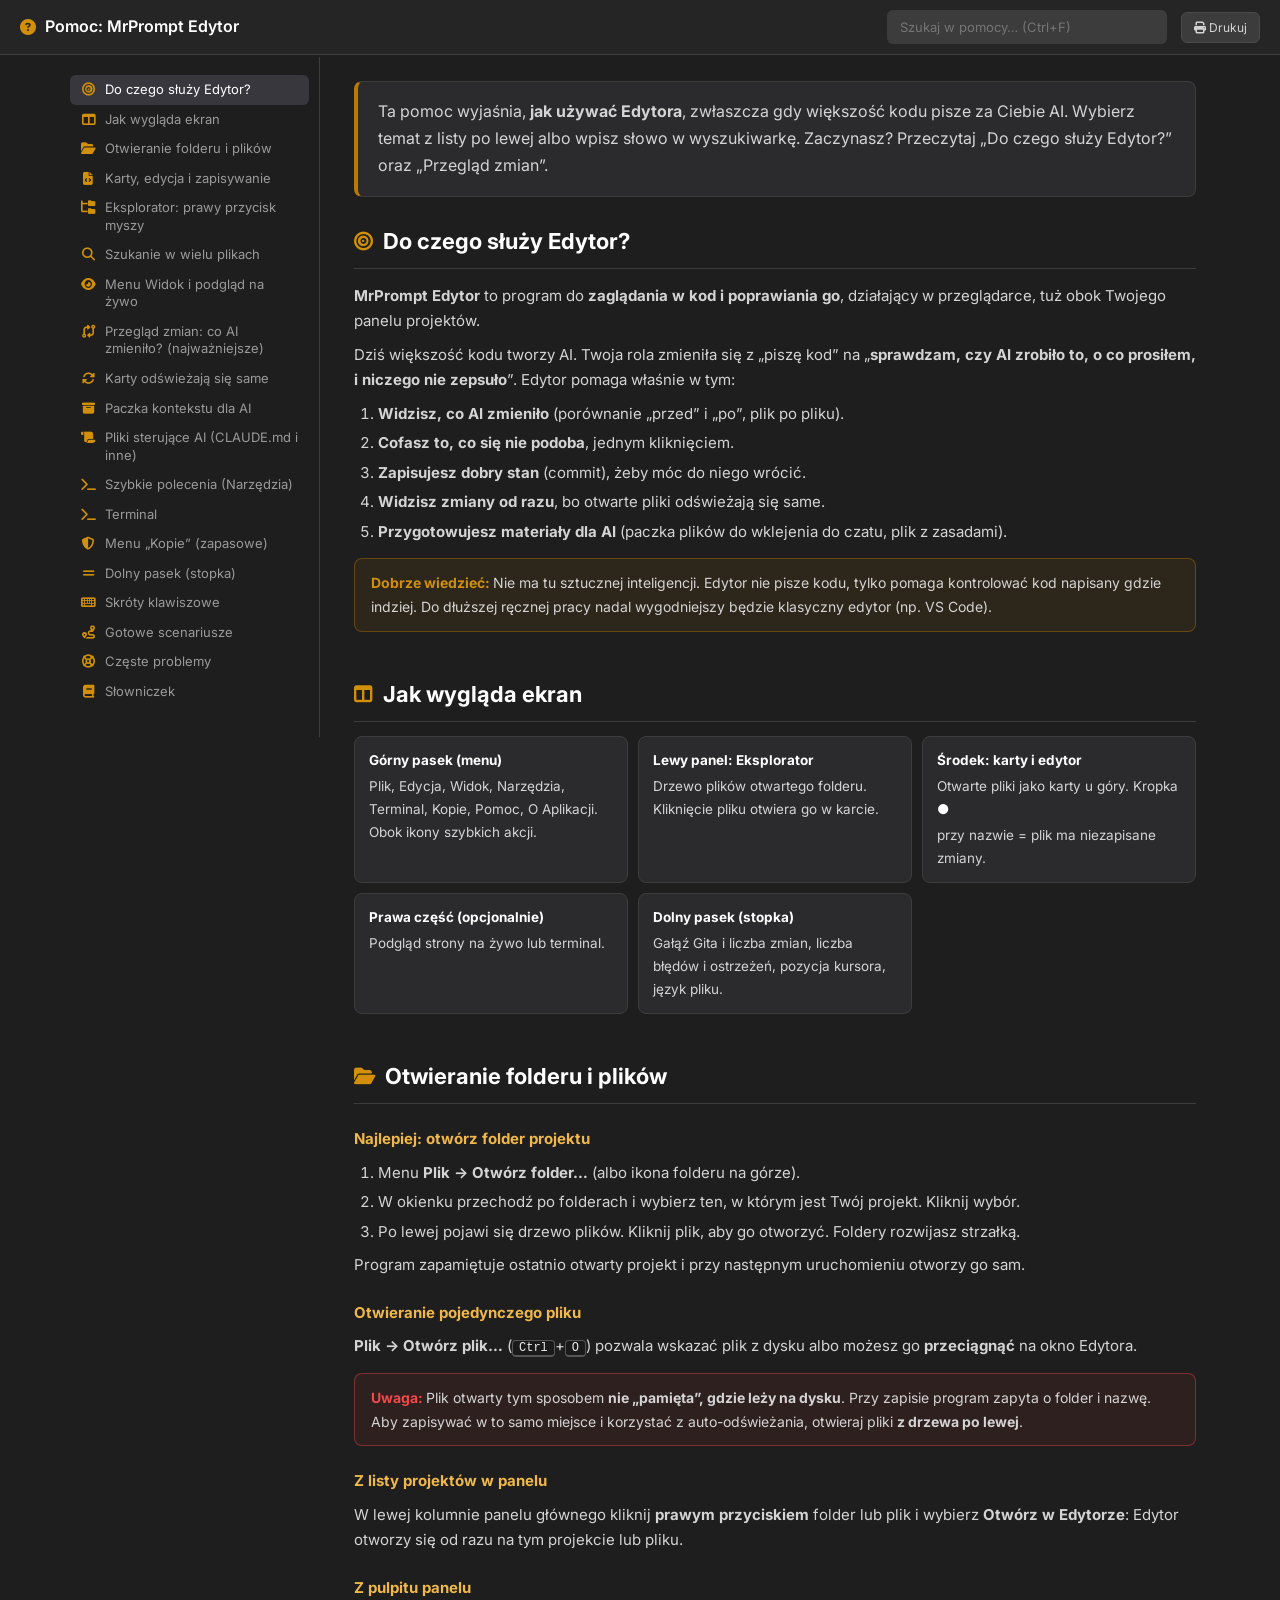
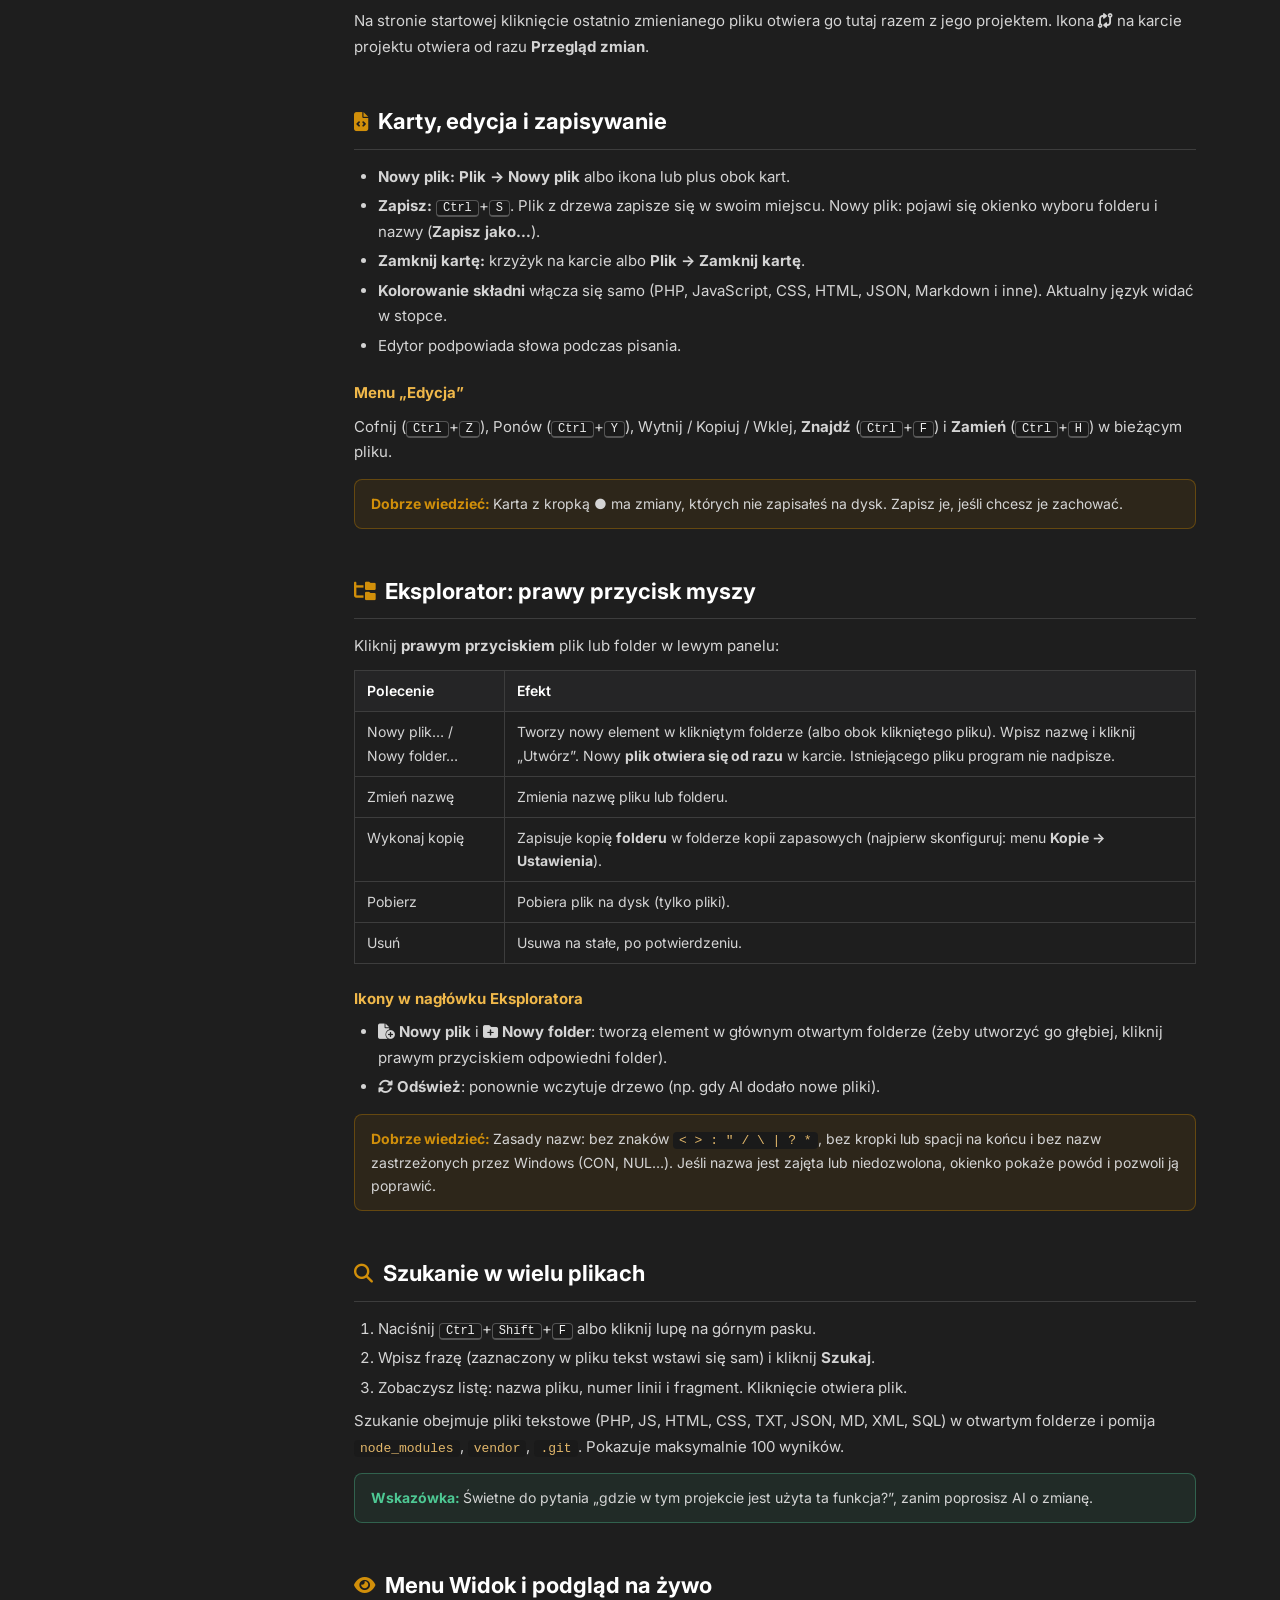
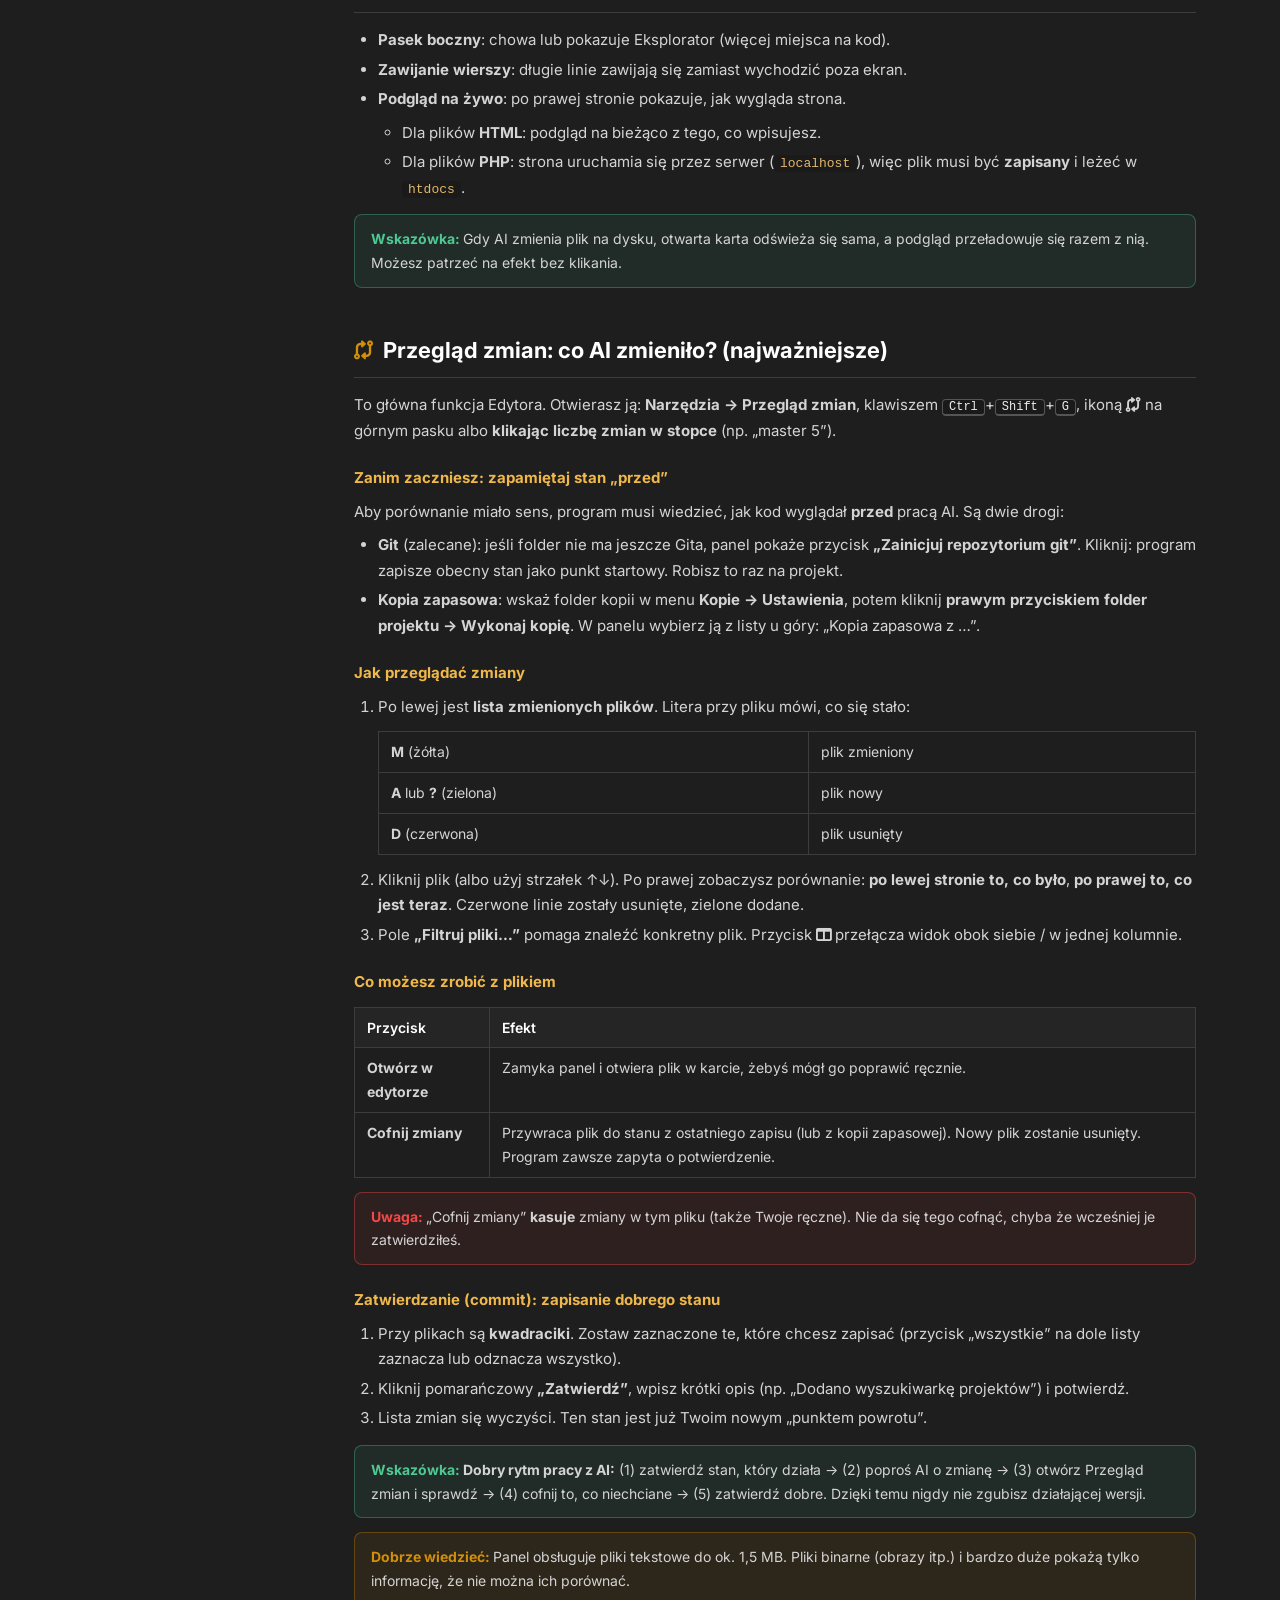
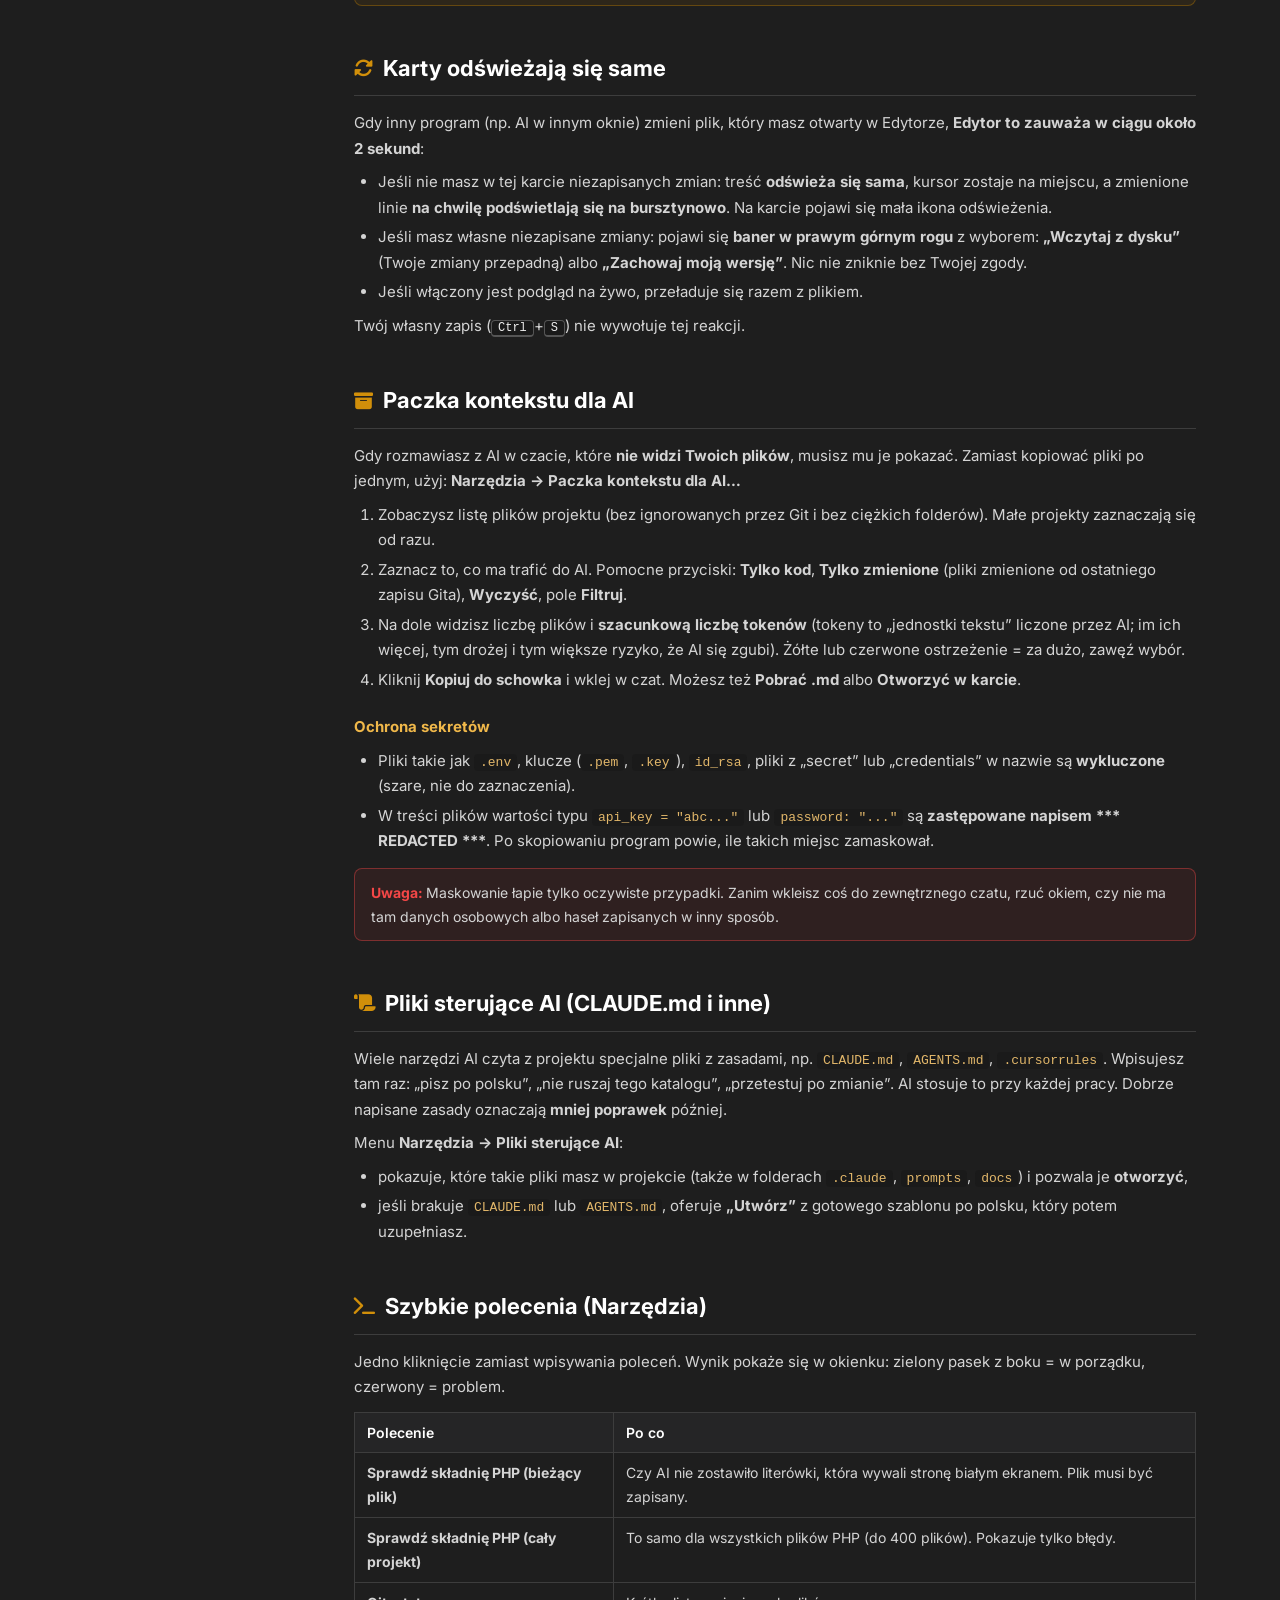
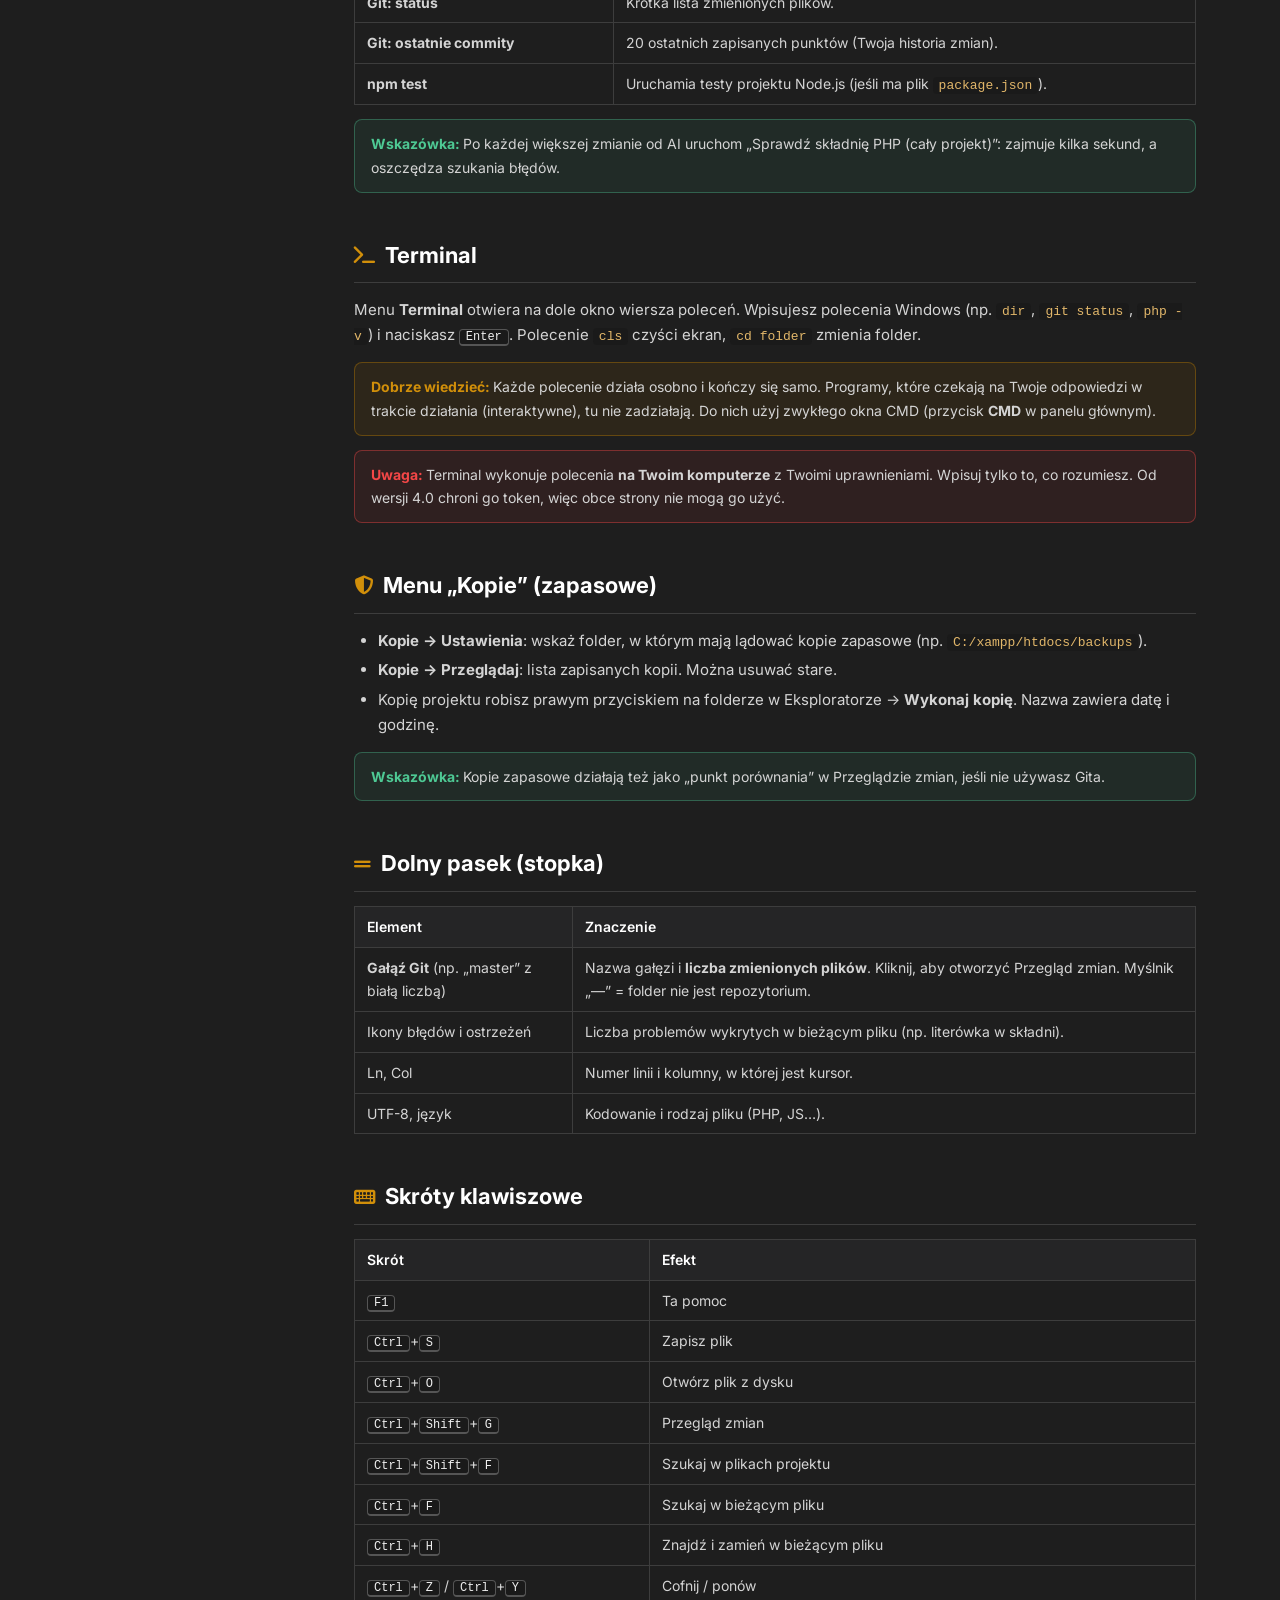
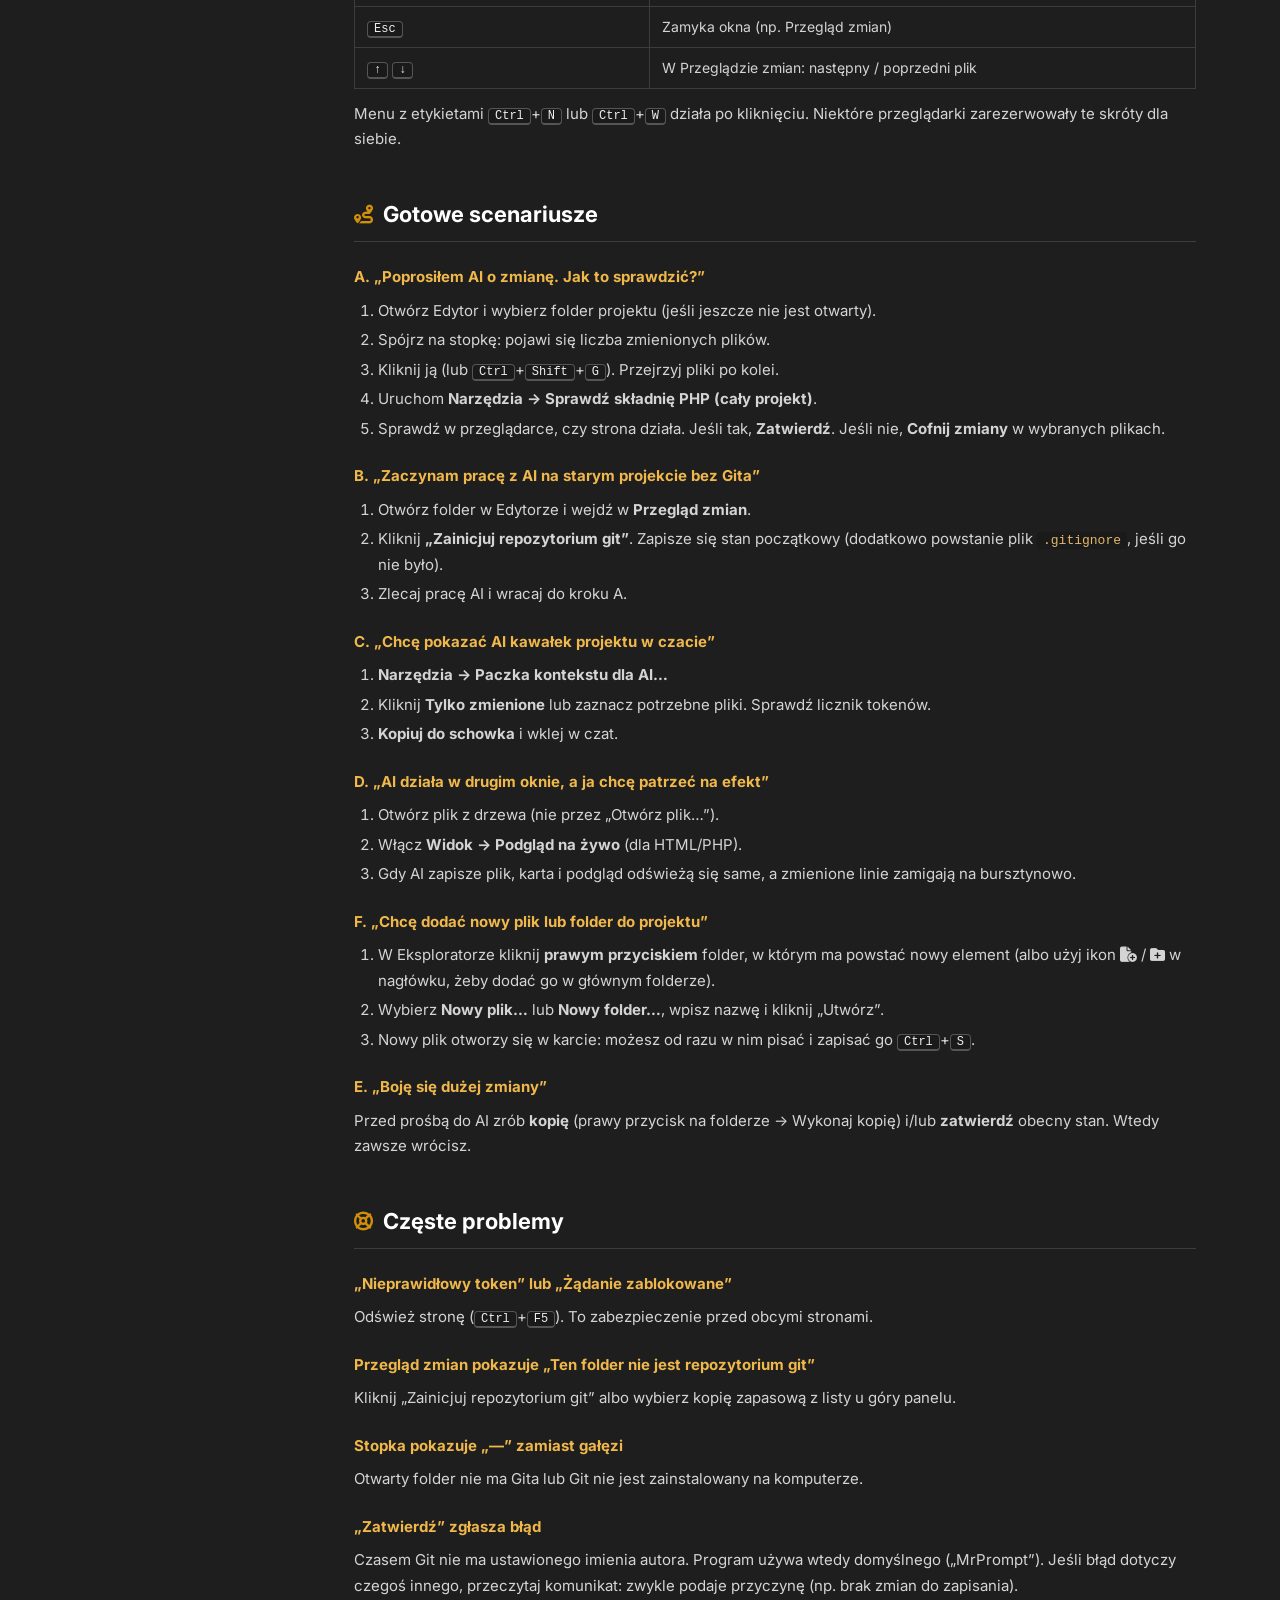
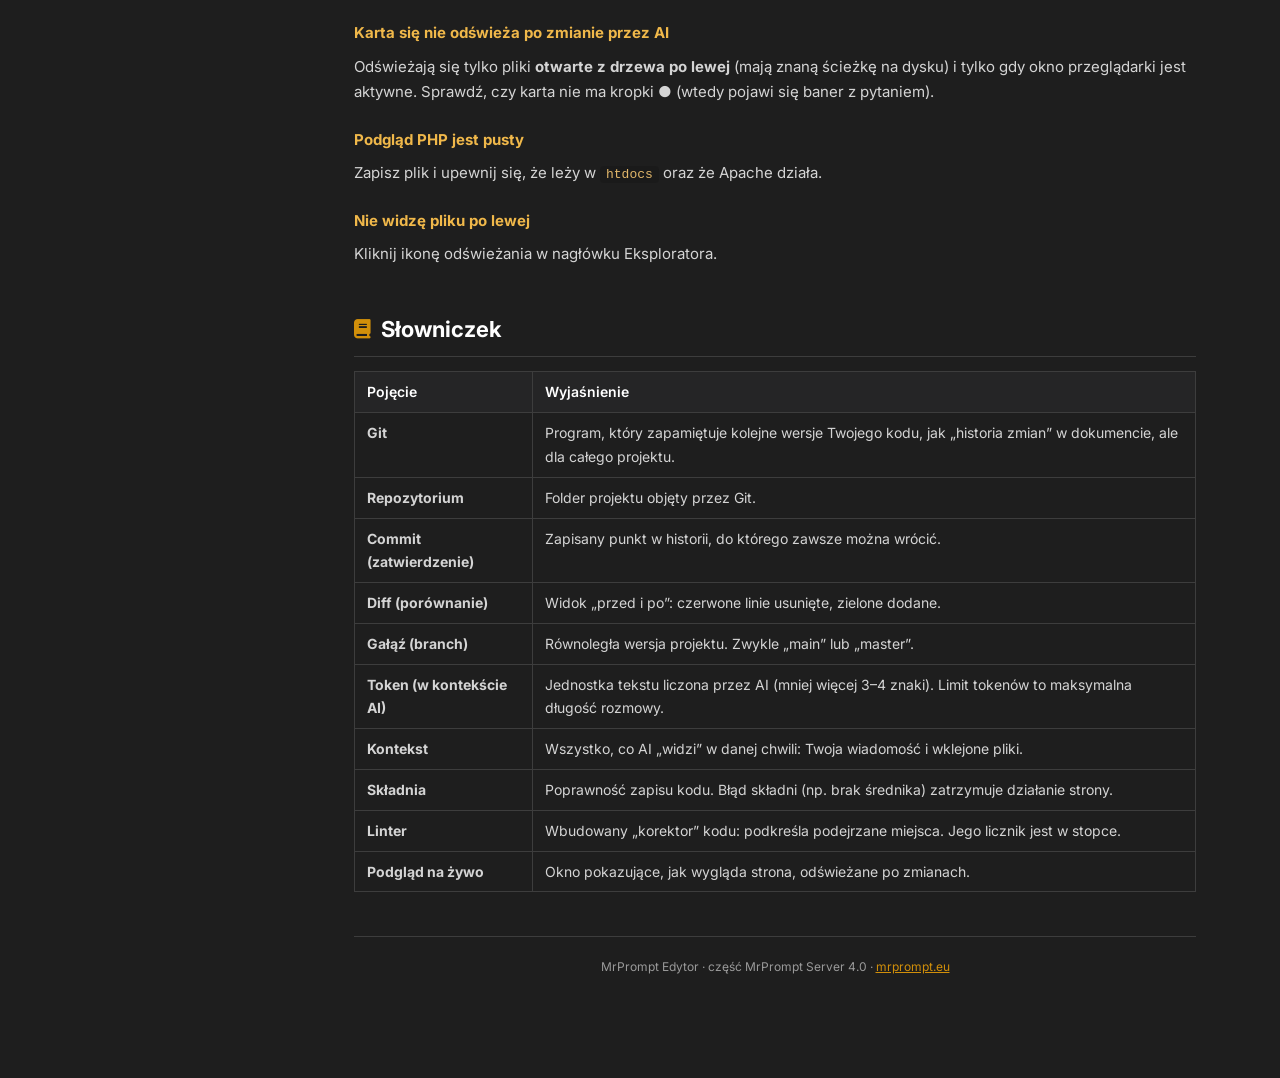
<file: mrprompt_server/edytor/pomoc.html>
<!DOCTYPE html>
<html lang="pl"><head><meta charset="UTF-8"><meta name="viewport" content="width=device-width, initial-scale=1">
<title>Pomoc: MrPrompt Edytor</title>
<link href="https://fonts.googleapis.com/css2?family=Inter:wght@400;500;600&display=swap" rel="stylesheet">
<link rel="stylesheet" href="https://cdnjs.cloudflare.com/ajax/libs/font-awesome/6.4.0/css/all.min.css">
<style>
:root{--bg:#1e1e1e;--panel:#252526;--card:#2b2b2d;--border:#3d3d3d;--text:#d4d4d4;--muted:#9a9a9a;--bright:#fff;--accent:#b87a00;--accent2:#d18f0a;--green:#4ec994;--red:#f44747}
*{box-sizing:border-box}
html{scroll-behavior:smooth}
body{margin:0;background:var(--bg);color:var(--text);font:15px/1.7 'Inter','Segoe UI',system-ui,sans-serif}
a{color:var(--accent2)}
.top{position:sticky;top:0;z-index:5;background:var(--panel);border-bottom:1px solid var(--border);display:flex;align-items:center;gap:14px;padding:10px 20px;flex-wrap:wrap}
.top h1{font-size:16px;margin:0;color:var(--bright);font-weight:600;display:flex;gap:9px;align-items:center}
.top h1 i{color:var(--accent2)}
.top .sp{flex:1}
.top input{background:#3c3c3c;border:1px solid transparent;color:var(--text);padding:8px 12px;border-radius:6px;font-size:13px;width:280px;max-width:100%;outline:none;font-family:inherit}
.top input:focus{border-color:var(--accent)}
.btn{background:#3c3c3c;color:var(--text);border:1px solid #4a4a4a;border-radius:6px;padding:7px 12px;font-size:12px;cursor:pointer;font-family:inherit}
.btn:hover{background:#4a4a4a;color:#fff}
.wrap{display:flex;max-width:1180px;margin:0 auto}
nav{width:270px;flex-shrink:0;position:sticky;top:57px;align-self:flex-start;max-height:calc(100vh - 57px);overflow-y:auto;padding:18px 10px 30px 20px;border-right:1px solid var(--border)}
nav a{display:flex;gap:9px;align-items:baseline;padding:6px 10px;border-radius:6px;color:var(--muted);text-decoration:none;font-size:13px;line-height:1.35}
nav a:hover{background:#2a2d2e;color:var(--text)}
nav a.on{background:#37373d;color:#fff}
nav a i{width:16px;text-align:center;color:var(--accent2);flex-shrink:0}
main{flex:1;min-width:0;padding:26px 34px 80px}
.lead{font-size:16px;color:var(--text);background:var(--card);border:1px solid var(--border);border-left:4px solid var(--accent);border-radius:8px;padding:16px 20px;margin-bottom:26px}
section{margin-bottom:44px;scroll-margin-top:72px}
h2{font-size:22px;color:var(--bright);margin:0 0 14px;padding-bottom:8px;border-bottom:1px solid var(--border);display:flex;gap:10px;align-items:center}
h2 i{color:var(--accent2);font-size:19px}
h3{font-size:15px;color:#f0b84a;margin:22px 0 6px}
p{margin:8px 0}
ul,ol{margin:8px 0 8px 0;padding-left:24px}
li{margin:4px 0}
kbd{background:#1a1a1a;border:1px solid #555;border-bottom-width:2px;border-radius:4px;padding:0 6px;font:12px 'JetBrains Mono',Consolas,monospace;color:#eee;white-space:nowrap}
code{background:#1a1a1a;border-radius:4px;padding:1px 6px;font:13px 'JetBrains Mono',Consolas,monospace;color:#e2b76a}
.tip,.warn,.note{border-radius:8px;padding:12px 16px;margin:14px 0;font-size:14px;border:1px solid}
.tip{background:rgba(78,201,148,.08);border-color:rgba(78,201,148,.35)}
.tip::before{content:'Wskazówka: ';font-weight:700;color:var(--green)}
.warn{background:rgba(244,71,71,.08);border-color:rgba(244,71,71,.4)}
.warn::before{content:'Uwaga: ';font-weight:700;color:var(--red)}
.note{background:rgba(184,122,0,.1);border-color:rgba(184,122,0,.4)}
.note::before{content:'Dobrze wiedzieć: ';font-weight:700;color:var(--accent2)}
table{border-collapse:collapse;width:100%;margin:12px 0;font-size:14px}
th,td{border:1px solid var(--border);padding:8px 12px;text-align:left;vertical-align:top}
th{background:var(--panel);color:var(--bright);font-weight:600}
.map{display:grid;grid-template-columns:repeat(auto-fit,minmax(230px,1fr));gap:10px;margin:14px 0}
.map div{background:var(--card);border:1px solid var(--border);border-radius:8px;padding:12px 14px;font-size:13.5px}
.map b{display:block;color:#fff;margin-bottom:3px}
.hide{display:none!important}
.empty{display:none;padding:30px;text-align:center;color:var(--muted)}
footer{border-top:1px solid var(--border);padding:20px;text-align:center;color:var(--muted);font-size:12px}
@media(max-width:820px){nav{display:none}main{padding:20px 16px 60px}}
@media print{.top,nav{display:none}body{background:#fff;color:#000}h2,h3{color:#000}}
</style></head><body>
<div class="top"><h1><i class="fa-solid fa-circle-question"></i>Pomoc: MrPrompt Edytor</h1><div class="sp"></div>
<input id="q" type="search" placeholder="Szukaj w pomocy… (Ctrl+F)" autocomplete="off">
<button class="btn" onclick="window.print()"><i class="fa-solid fa-print"></i> Drukuj</button></div>
<div class="wrap"><nav><a href="#cel"><i class="fa-solid fa-bullseye"></i><span>Do czego służy Edytor?</span></a><a href="#ekran"><i class="fa-solid fa-table-columns"></i><span>Jak wygląda ekran</span></a><a href="#start"><i class="fa-solid fa-folder-open"></i><span>Otwieranie folderu i plików</span></a><a href="#karty"><i class="fa-solid fa-file-code"></i><span>Karty, edycja i zapisywanie</span></a><a href="#eksplorator"><i class="fa-solid fa-folder-tree"></i><span>Eksplorator: prawy przycisk myszy</span></a><a href="#szukanie"><i class="fa-solid fa-magnifying-glass"></i><span>Szukanie w wielu plikach</span></a><a href="#widok"><i class="fa-solid fa-eye"></i><span>Menu Widok i podgląd na żywo</span></a><a href="#przeglad"><i class="fa-solid fa-code-compare"></i><span>Przegląd zmian: co AI zmieniło? (najważniejsze)</span></a><a href="#auto"><i class="fa-solid fa-rotate"></i><span>Karty odświeżają się same</span></a><a href="#paczka"><i class="fa-solid fa-box-archive"></i><span>Paczka kontekstu dla AI</span></a><a href="#aipliki"><i class="fa-solid fa-scroll"></i><span>Pliki sterujące AI (CLAUDE.md i inne)</span></a><a href="#polecenia"><i class="fa-solid fa-terminal"></i><span>Szybkie polecenia (Narzędzia)</span></a><a href="#terminal"><i class="fa-solid fa-terminal"></i><span>Terminal</span></a><a href="#kopie"><i class="fa-solid fa-shield-halved"></i><span>Menu „Kopie” (zapasowe)</span></a><a href="#stopka"><i class="fa-solid fa-grip-lines"></i><span>Dolny pasek (stopka)</span></a><a href="#skroty"><i class="fa-solid fa-keyboard"></i><span>Skróty klawiszowe</span></a><a href="#scenariusze"><i class="fa-solid fa-route"></i><span>Gotowe scenariusze</span></a><a href="#problemy"><i class="fa-solid fa-life-ring"></i><span>Częste problemy</span></a><a href="#slownik"><i class="fa-solid fa-book"></i><span>Słowniczek</span></a></nav><main>
<div class="lead">Ta pomoc wyjaśnia, <b>jak używać Edytora</b>, zwłaszcza gdy większość kodu pisze za Ciebie AI. Wybierz temat z listy po lewej albo wpisz słowo w wyszukiwarkę. Zaczynasz? Przeczytaj „Do czego służy Edytor?” oraz „Przegląd zmian”.</div>
<section id="cel"><h2><i class="fa-solid fa-bullseye"></i>Do czego służy Edytor?</h2>
<p><b>MrPrompt Edytor</b> to program do <b>zaglądania w kod i poprawiania go</b>, działający w przeglądarce, tuż obok Twojego panelu projektów.</p>
<p>Dziś większość kodu tworzy AI. Twoja rola zmieniła się z „piszę kod” na „<b>sprawdzam, czy AI zrobiło to, o co prosiłem, i niczego nie zepsuło</b>”. Edytor pomaga właśnie w tym:</p>
<ol>
<li><b>Widzisz, co AI zmieniło</b> (porównanie „przed” i „po”, plik po pliku).</li>
<li><b>Cofasz to, co się nie podoba</b>, jednym kliknięciem.</li>
<li><b>Zapisujesz dobry stan</b> (commit), żeby móc do niego wrócić.</li>
<li><b>Widzisz zmiany od razu</b>, bo otwarte pliki odświeżają się same.</li>
<li><b>Przygotowujesz materiały dla AI</b> (paczka plików do wklejenia do czatu, plik z zasadami).</li>
</ol>
<div class="note">Nie ma tu sztucznej inteligencji. Edytor nie pisze kodu, tylko pomaga kontrolować kod napisany gdzie indziej. Do dłuższej ręcznej pracy nadal wygodniejszy będzie klasyczny edytor (np. VS Code).</div></section>
<section id="ekran"><h2><i class="fa-solid fa-table-columns"></i>Jak wygląda ekran</h2>
<div class="map">
<div><b>Górny pasek (menu)</b>Plik, Edycja, Widok, Narzędzia, Terminal, Kopie, Pomoc, O Aplikacji. Obok ikony szybkich akcji.</div>
<div><b>Lewy panel: Eksplorator</b>Drzewo plików otwartego folderu. Kliknięcie pliku otwiera go w karcie.</div>
<div><b>Środek: karty i edytor</b>Otwarte pliki jako karty u góry. Kropka <b>●</b> przy nazwie = plik ma niezapisane zmiany.</div>
<div><b>Prawa część (opcjonalnie)</b>Podgląd strony na żywo lub terminal.</div>
<div><b>Dolny pasek (stopka)</b>Gałąź Gita i liczba zmian, liczba błędów i ostrzeżeń, pozycja kursora, język pliku.</div>
</div></section>
<section id="start"><h2><i class="fa-solid fa-folder-open"></i>Otwieranie folderu i plików</h2>
<h3>Najlepiej: otwórz folder projektu</h3>
<ol>
<li>Menu <b>Plik → Otwórz folder…</b> (albo ikona folderu na górze).</li>
<li>W okienku przechodź po folderach i wybierz ten, w którym jest Twój projekt. Kliknij wybór.</li>
<li>Po lewej pojawi się drzewo plików. Kliknij plik, aby go otworzyć. Foldery rozwijasz strzałką.</li>
</ol>
<p>Program zapamiętuje ostatnio otwarty projekt i przy następnym uruchomieniu otworzy go sam.</p>
<h3>Otwieranie pojedynczego pliku</h3>
<p><b>Plik → Otwórz plik…</b> (<kbd>Ctrl</kbd>+<kbd>O</kbd>) pozwala wskazać plik z dysku albo możesz go <b>przeciągnąć</b> na okno Edytora.</p>
<div class="warn">Plik otwarty tym sposobem <b>nie „pamięta”, gdzie leży na dysku</b>. Przy zapisie program zapyta o folder i nazwę. Aby zapisywać w to samo miejsce i korzystać z auto-odświeżania, otwieraj pliki <b>z drzewa po lewej</b>.</div>
<h3>Z listy projektów w panelu</h3>
<p>W lewej kolumnie panelu głównego kliknij <b>prawym przyciskiem</b> folder lub plik i wybierz <b>Otwórz w Edytorze</b>: Edytor otworzy się od razu na tym projekcie lub pliku.</p>
<h3>Z pulpitu panelu</h3>
<p>Na stronie startowej kliknięcie ostatnio zmienianego pliku otwiera go tutaj razem z jego projektem. Ikona <i class="fa-solid fa-code-compare"></i> na karcie projektu otwiera od razu <b>Przegląd zmian</b>.</p></section>
<section id="karty"><h2><i class="fa-solid fa-file-code"></i>Karty, edycja i zapisywanie</h2>
<ul>
<li><b>Nowy plik:</b> <b>Plik → Nowy plik</b> albo ikona lub plus obok kart.</li>
<li><b>Zapisz:</b> <kbd>Ctrl</kbd>+<kbd>S</kbd>. Plik z drzewa zapisze się w swoim miejscu. Nowy plik: pojawi się okienko wyboru folderu i nazwy (<b>Zapisz jako…</b>).</li>
<li><b>Zamknij kartę:</b> krzyżyk na karcie albo <b>Plik → Zamknij kartę</b>.</li>
<li><b>Kolorowanie składni</b> włącza się samo (PHP, JavaScript, CSS, HTML, JSON, Markdown i inne). Aktualny język widać w stopce.</li>
<li>Edytor podpowiada słowa podczas pisania.</li>
</ul>
<h3>Menu „Edycja”</h3>
<p>Cofnij (<kbd>Ctrl</kbd>+<kbd>Z</kbd>), Ponów (<kbd>Ctrl</kbd>+<kbd>Y</kbd>), Wytnij / Kopiuj / Wklej, <b>Znajdź</b> (<kbd>Ctrl</kbd>+<kbd>F</kbd>) i <b>Zamień</b> (<kbd>Ctrl</kbd>+<kbd>H</kbd>) w bieżącym pliku.</p>
<div class="note">Karta z kropką ● ma zmiany, których nie zapisałeś na dysk. Zapisz je, jeśli chcesz je zachować.</div></section>
<section id="eksplorator"><h2><i class="fa-solid fa-folder-tree"></i>Eksplorator: prawy przycisk myszy</h2>
<p>Kliknij <b>prawym przyciskiem</b> plik lub folder w lewym panelu:</p>
<table>
<tr><th>Polecenie</th><th>Efekt</th></tr>
<tr><td>Nowy plik… / Nowy folder…</td><td>Tworzy nowy element w klikniętym folderze (albo obok klikniętego pliku). Wpisz nazwę i kliknij „Utwórz”. Nowy <b>plik otwiera się od razu</b> w karcie. Istniejącego pliku program nie nadpisze.</td></tr>
<tr><td>Zmień nazwę</td><td>Zmienia nazwę pliku lub folderu.</td></tr>
<tr><td>Wykonaj kopię</td><td>Zapisuje kopię <b>folderu</b> w folderze kopii zapasowych (najpierw skonfiguruj: menu <b>Kopie → Ustawienia</b>).</td></tr>
<tr><td>Pobierz</td><td>Pobiera plik na dysk (tylko pliki).</td></tr>
<tr><td>Usuń</td><td>Usuwa na stałe, po potwierdzeniu.</td></tr>
</table>
<h3>Ikony w nagłówku Eksploratora</h3>
<ul>
<li><i class="fa-solid fa-file-circle-plus"></i> <b>Nowy plik</b> i <i class="fa-solid fa-folder-plus"></i> <b>Nowy folder</b>: tworzą element w głównym otwartym folderze (żeby utworzyć go głębiej, kliknij prawym przyciskiem odpowiedni folder).</li>
<li><i class="fa-solid fa-rotate"></i> <b>Odśwież</b>: ponownie wczytuje drzewo (np. gdy AI dodało nowe pliki).</li>
</ul>
<div class="note">Zasady nazw: bez znaków <code>&lt; &gt; : " / \ | ? *</code>, bez kropki lub spacji na końcu i bez nazw zastrzeżonych przez Windows (CON, NUL…). Jeśli nazwa jest zajęta lub niedozwolona, okienko pokaże powód i pozwoli ją poprawić.</div></section>
<section id="szukanie"><h2><i class="fa-solid fa-magnifying-glass"></i>Szukanie w wielu plikach</h2>
<ol>
<li>Naciśnij <kbd>Ctrl</kbd>+<kbd>Shift</kbd>+<kbd>F</kbd> albo kliknij lupę na górnym pasku.</li>
<li>Wpisz frazę (zaznaczony w pliku tekst wstawi się sam) i kliknij <b>Szukaj</b>.</li>
<li>Zobaczysz listę: nazwa pliku, numer linii i fragment. Kliknięcie otwiera plik.</li>
</ol>
<p>Szukanie obejmuje pliki tekstowe (PHP, JS, HTML, CSS, TXT, JSON, MD, XML, SQL) w otwartym folderze i pomija <code>node_modules</code>, <code>vendor</code>, <code>.git</code>. Pokazuje maksymalnie 100 wyników.</p>
<div class="tip">Świetne do pytania „gdzie w tym projekcie jest użyta ta funkcja?”, zanim poprosisz AI o zmianę.</div></section>
<section id="widok"><h2><i class="fa-solid fa-eye"></i>Menu Widok i podgląd na żywo</h2>
<ul>
<li><b>Pasek boczny</b>: chowa lub pokazuje Eksplorator (więcej miejsca na kod).</li>
<li><b>Zawijanie wierszy</b>: długie linie zawijają się zamiast wychodzić poza ekran.</li>
<li><b>Podgląd na żywo</b>: po prawej stronie pokazuje, jak wygląda strona.
  <ul><li>Dla plików <b>HTML</b>: podgląd na bieżąco z tego, co wpisujesz.</li>
  <li>Dla plików <b>PHP</b>: strona uruchamia się przez serwer (<code>localhost</code>), więc plik musi być <b>zapisany</b> i leżeć w <code>htdocs</code>.</li></ul></li>
</ul>
<div class="tip">Gdy AI zmienia plik na dysku, otwarta karta odświeża się sama, a podgląd przeładowuje się razem z nią. Możesz patrzeć na efekt bez klikania.</div></section>
<section id="przeglad"><h2><i class="fa-solid fa-code-compare"></i>Przegląd zmian: co AI zmieniło? (najważniejsze)</h2>
<p>To główna funkcja Edytora. Otwierasz ją: <b>Narzędzia → Przegląd zmian</b>, klawiszem <kbd>Ctrl</kbd>+<kbd>Shift</kbd>+<kbd>G</kbd>, ikoną <i class="fa-solid fa-code-compare"></i> na górnym pasku albo <b>klikając liczbę zmian w stopce</b> (np. „master 5”).</p>
<h3>Zanim zaczniesz: zapamiętaj stan „przed”</h3>
<p>Aby porównanie miało sens, program musi wiedzieć, jak kod wyglądał <b>przed</b> pracą AI. Są dwie drogi:</p>
<ul>
<li><b>Git</b> (zalecane): jeśli folder nie ma jeszcze Gita, panel pokaże przycisk <b>„Zainicjuj repozytorium git”</b>. Kliknij: program zapisze obecny stan jako punkt startowy. Robisz to raz na projekt.</li>
<li><b>Kopia zapasowa</b>: wskaż folder kopii w menu <b>Kopie → Ustawienia</b>, potem kliknij <b>prawym przyciskiem folder projektu → Wykonaj kopię</b>. W panelu wybierz ją z listy u góry: „Kopia zapasowa z …”.</li>
</ul>
<h3>Jak przeglądać zmiany</h3>
<ol>
<li>Po lewej jest <b>lista zmienionych plików</b>. Litera przy pliku mówi, co się stało:
<table>
<tr><td><b>M</b> (żółta)</td><td>plik zmieniony</td></tr>
<tr><td><b>A</b> lub <b>?</b> (zielona)</td><td>plik nowy</td></tr>
<tr><td><b>D</b> (czerwona)</td><td>plik usunięty</td></tr>
</table></li>
<li>Kliknij plik (albo użyj strzałek ↑↓). Po prawej zobaczysz porównanie: <b>po lewej stronie to, co było</b>, <b>po prawej to, co jest teraz</b>. Czerwone linie zostały usunięte, zielone dodane.</li>
<li>Pole <b>„Filtruj pliki…”</b> pomaga znaleźć konkretny plik. Przycisk <i class="fa-solid fa-table-columns"></i> przełącza widok obok siebie / w jednej kolumnie.</li>
</ol>
<h3>Co możesz zrobić z plikiem</h3>
<table>
<tr><th>Przycisk</th><th>Efekt</th></tr>
<tr><td><b>Otwórz w edytorze</b></td><td>Zamyka panel i otwiera plik w karcie, żebyś mógł go poprawić ręcznie.</td></tr>
<tr><td><b>Cofnij zmiany</b></td><td>Przywraca plik do stanu z ostatniego zapisu (lub z kopii zapasowej). Nowy plik zostanie usunięty. Program zawsze zapyta o potwierdzenie.</td></tr>
</table>
<div class="warn">„Cofnij zmiany” <b>kasuje</b> zmiany w tym pliku (także Twoje ręczne). Nie da się tego cofnąć, chyba że wcześniej je zatwierdziłeś.</div>
<h3>Zatwierdzanie (commit): zapisanie dobrego stanu</h3>
<ol>
<li>Przy plikach są <b>kwadraciki</b>. Zostaw zaznaczone te, które chcesz zapisać (przycisk „wszystkie” na dole listy zaznacza lub odznacza wszystko).</li>
<li>Kliknij pomarańczowy <b>„Zatwierdź”</b>, wpisz krótki opis (np. „Dodano wyszukiwarkę projektów”) i potwierdź.</li>
<li>Lista zmian się wyczyści. Ten stan jest już Twoim nowym „punktem powrotu”.</li>
</ol>
<div class="tip"><b>Dobry rytm pracy z AI:</b> (1) zatwierdź stan, który działa → (2) poproś AI o zmianę → (3) otwórz Przegląd zmian i sprawdź → (4) cofnij to, co niechciane → (5) zatwierdź dobre. Dzięki temu nigdy nie zgubisz działającej wersji.</div>
<div class="note">Panel obsługuje pliki tekstowe do ok. 1,5 MB. Pliki binarne (obrazy itp.) i bardzo duże pokażą tylko informację, że nie można ich porównać.</div></section>
<section id="auto"><h2><i class="fa-solid fa-rotate"></i>Karty odświeżają się same</h2>
<p>Gdy inny program (np. AI w innym oknie) zmieni plik, który masz otwarty w Edytorze, <b>Edytor to zauważa w ciągu około 2 sekund</b>:</p>
<ul>
<li>Jeśli nie masz w tej karcie niezapisanych zmian: treść <b>odświeża się sama</b>, kursor zostaje na miejscu, a zmienione linie <b>na chwilę podświetlają się na bursztynowo</b>. Na karcie pojawi się mała ikona odświeżenia.</li>
<li>Jeśli masz własne niezapisane zmiany: pojawi się <b>baner w prawym górnym rogu</b> z wyborem: <b>„Wczytaj z dysku”</b> (Twoje zmiany przepadną) albo <b>„Zachowaj moją wersję”</b>. Nic nie zniknie bez Twojej zgody.</li>
<li>Jeśli włączony jest podgląd na żywo, przeładuje się razem z plikiem.</li>
</ul>
<p>Twój własny zapis (<kbd>Ctrl</kbd>+<kbd>S</kbd>) nie wywołuje tej reakcji.</p></section>
<section id="paczka"><h2><i class="fa-solid fa-box-archive"></i>Paczka kontekstu dla AI</h2>
<p>Gdy rozmawiasz z AI w czacie, które <b>nie widzi Twoich plików</b>, musisz mu je pokazać. Zamiast kopiować pliki po jednym, użyj: <b>Narzędzia → Paczka kontekstu dla AI…</b></p>
<ol>
<li>Zobaczysz listę plików projektu (bez ignorowanych przez Git i bez ciężkich folderów). Małe projekty zaznaczają się od razu.</li>
<li>Zaznacz to, co ma trafić do AI. Pomocne przyciski: <b>Tylko kod</b>, <b>Tylko zmienione</b> (pliki zmienione od ostatniego zapisu Gita), <b>Wyczyść</b>, pole <b>Filtruj</b>.</li>
<li>Na dole widzisz liczbę plików i <b>szacunkową liczbę tokenów</b> (tokeny to „jednostki tekstu” liczone przez AI; im ich więcej, tym drożej i tym większe ryzyko, że AI się zgubi). Żółte lub czerwone ostrzeżenie = za dużo, zawęź wybór.</li>
<li>Kliknij <b>Kopiuj do schowka</b> i wklej w czat. Możesz też <b>Pobrać .md</b> albo <b>Otworzyć w karcie</b>.</li>
</ol>
<h3>Ochrona sekretów</h3>
<ul>
<li>Pliki takie jak <code>.env</code>, klucze (<code>.pem</code>, <code>.key</code>), <code>id_rsa</code>, pliki z „secret” lub „credentials” w nazwie są <b>wykluczone</b> (szare, nie do zaznaczenia).</li>
<li>W treści plików wartości typu <code>api_key = "abc..."</code> lub <code>password: "..."</code> są <b>zastępowane napisem *** REDACTED ***</b>. Po skopiowaniu program powie, ile takich miejsc zamaskował.</li>
</ul>
<div class="warn">Maskowanie łapie tylko oczywiste przypadki. Zanim wkleisz coś do zewnętrznego czatu, rzuć okiem, czy nie ma tam danych osobowych albo haseł zapisanych w inny sposób.</div></section>
<section id="aipliki"><h2><i class="fa-solid fa-scroll"></i>Pliki sterujące AI (CLAUDE.md i inne)</h2>
<p>Wiele narzędzi AI czyta z projektu specjalne pliki z zasadami, np. <code>CLAUDE.md</code>, <code>AGENTS.md</code>, <code>.cursorrules</code>. Wpisujesz tam raz: „pisz po polsku”, „nie ruszaj tego katalogu”, „przetestuj po zmianie”. AI stosuje to przy każdej pracy. Dobrze napisane zasady oznaczają <b>mniej poprawek</b> później.</p>
<p>Menu <b>Narzędzia → Pliki sterujące AI</b>:</p>
<ul>
<li>pokazuje, które takie pliki masz w projekcie (także w folderach <code>.claude</code>, <code>prompts</code>, <code>docs</code>) i pozwala je <b>otworzyć</b>,</li>
<li>jeśli brakuje <code>CLAUDE.md</code> lub <code>AGENTS.md</code>, oferuje <b>„Utwórz”</b> z gotowego szablonu po polsku, który potem uzupełniasz.</li>
</ul></section>
<section id="polecenia"><h2><i class="fa-solid fa-terminal"></i>Szybkie polecenia (Narzędzia)</h2>
<p>Jedno kliknięcie zamiast wpisywania poleceń. Wynik pokaże się w okienku: zielony pasek z boku = w porządku, czerwony = problem.</p>
<table>
<tr><th>Polecenie</th><th>Po co</th></tr>
<tr><td><b>Sprawdź składnię PHP (bieżący plik)</b></td><td>Czy AI nie zostawiło literówki, która wywali stronę białym ekranem. Plik musi być zapisany.</td></tr>
<tr><td><b>Sprawdź składnię PHP (cały projekt)</b></td><td>To samo dla wszystkich plików PHP (do 400 plików). Pokazuje tylko błędy.</td></tr>
<tr><td><b>Git: status</b></td><td>Krótka lista zmienionych plików.</td></tr>
<tr><td><b>Git: ostatnie commity</b></td><td>20 ostatnich zapisanych punktów (Twoja historia zmian).</td></tr>
<tr><td><b>npm test</b></td><td>Uruchamia testy projektu Node.js (jeśli ma plik <code>package.json</code>).</td></tr>
</table>
<div class="tip">Po każdej większej zmianie od AI uruchom „Sprawdź składnię PHP (cały projekt)”: zajmuje kilka sekund, a oszczędza szukania błędów.</div></section>
<section id="terminal"><h2><i class="fa-solid fa-terminal"></i>Terminal</h2>
<p>Menu <b>Terminal</b> otwiera na dole okno wiersza poleceń. Wpisujesz polecenia Windows (np. <code>dir</code>, <code>git status</code>, <code>php -v</code>) i naciskasz <kbd>Enter</kbd>. Polecenie <code>cls</code> czyści ekran, <code>cd folder</code> zmienia folder.</p>
<div class="note">Każde polecenie działa osobno i kończy się samo. Programy, które czekają na Twoje odpowiedzi w trakcie działania (interaktywne), tu nie zadziałają. Do nich użyj zwykłego okna CMD (przycisk <b>CMD</b> w panelu głównym).</div>
<div class="warn">Terminal wykonuje polecenia <b>na Twoim komputerze</b> z Twoimi uprawnieniami. Wpisuj tylko to, co rozumiesz. Od wersji 4.0 chroni go token, więc obce strony nie mogą go użyć.</div></section>
<section id="kopie"><h2><i class="fa-solid fa-shield-halved"></i>Menu „Kopie” (zapasowe)</h2>
<ul>
<li><b>Kopie → Ustawienia</b>: wskaż folder, w którym mają lądować kopie zapasowe (np. <code>C:/xampp/htdocs/backups</code>).</li>
<li><b>Kopie → Przeglądaj</b>: lista zapisanych kopii. Można usuwać stare.</li>
<li>Kopię projektu robisz prawym przyciskiem na folderze w Eksploratorze → <b>Wykonaj kopię</b>. Nazwa zawiera datę i godzinę.</li>
</ul>
<div class="tip">Kopie zapasowe działają też jako „punkt porównania” w Przeglądzie zmian, jeśli nie używasz Gita.</div></section>
<section id="stopka"><h2><i class="fa-solid fa-grip-lines"></i>Dolny pasek (stopka)</h2>
<table>
<tr><th>Element</th><th>Znaczenie</th></tr>
<tr><td><b>Gałąź Git</b> (np. „master” z białą liczbą)</td><td>Nazwa gałęzi i <b>liczba zmienionych plików</b>. Kliknij, aby otworzyć Przegląd zmian. Myślnik „—” = folder nie jest repozytorium.</td></tr>
<tr><td>Ikony błędów i ostrzeżeń</td><td>Liczba problemów wykrytych w bieżącym pliku (np. literówka w składni).</td></tr>
<tr><td>Ln, Col</td><td>Numer linii i kolumny, w której jest kursor.</td></tr>
<tr><td>UTF-8, język</td><td>Kodowanie i rodzaj pliku (PHP, JS…).</td></tr>
</table></section>
<section id="skroty"><h2><i class="fa-solid fa-keyboard"></i>Skróty klawiszowe</h2>
<table>
<tr><th>Skrót</th><th>Efekt</th></tr>
<tr><td><kbd>F1</kbd></td><td>Ta pomoc</td></tr>
<tr><td><kbd>Ctrl</kbd>+<kbd>S</kbd></td><td>Zapisz plik</td></tr>
<tr><td><kbd>Ctrl</kbd>+<kbd>O</kbd></td><td>Otwórz plik z dysku</td></tr>
<tr><td><kbd>Ctrl</kbd>+<kbd>Shift</kbd>+<kbd>G</kbd></td><td>Przegląd zmian</td></tr>
<tr><td><kbd>Ctrl</kbd>+<kbd>Shift</kbd>+<kbd>F</kbd></td><td>Szukaj w plikach projektu</td></tr>
<tr><td><kbd>Ctrl</kbd>+<kbd>F</kbd></td><td>Szukaj w bieżącym pliku</td></tr>
<tr><td><kbd>Ctrl</kbd>+<kbd>H</kbd></td><td>Znajdź i zamień w bieżącym pliku</td></tr>
<tr><td><kbd>Ctrl</kbd>+<kbd>Z</kbd> / <kbd>Ctrl</kbd>+<kbd>Y</kbd></td><td>Cofnij / ponów</td></tr>
<tr><td><kbd>Esc</kbd></td><td>Zamyka okna (np. Przegląd zmian)</td></tr>
<tr><td><kbd>↑</kbd> <kbd>↓</kbd></td><td>W Przeglądzie zmian: następny / poprzedni plik</td></tr>
</table>
<p>Menu z etykietami <kbd>Ctrl</kbd>+<kbd>N</kbd> lub <kbd>Ctrl</kbd>+<kbd>W</kbd> działa po kliknięciu. Niektóre przeglądarki zarezerwowały te skróty dla siebie.</p></section>
<section id="scenariusze"><h2><i class="fa-solid fa-route"></i>Gotowe scenariusze</h2>
<h3>A. „Poprosiłem AI o zmianę. Jak to sprawdzić?”</h3>
<ol>
<li>Otwórz Edytor i wybierz folder projektu (jeśli jeszcze nie jest otwarty).</li>
<li>Spójrz na stopkę: pojawi się liczba zmienionych plików.</li>
<li>Kliknij ją (lub <kbd>Ctrl</kbd>+<kbd>Shift</kbd>+<kbd>G</kbd>). Przejrzyj pliki po kolei.</li>
<li>Uruchom <b>Narzędzia → Sprawdź składnię PHP (cały projekt)</b>.</li>
<li>Sprawdź w przeglądarce, czy strona działa. Jeśli tak, <b>Zatwierdź</b>. Jeśli nie, <b>Cofnij zmiany</b> w wybranych plikach.</li>
</ol>
<h3>B. „Zaczynam pracę z AI na starym projekcie bez Gita”</h3>
<ol>
<li>Otwórz folder w Edytorze i wejdź w <b>Przegląd zmian</b>.</li>
<li>Kliknij <b>„Zainicjuj repozytorium git”</b>. Zapisze się stan początkowy (dodatkowo powstanie plik <code>.gitignore</code>, jeśli go nie było).</li>
<li>Zlecaj pracę AI i wracaj do kroku A.</li>
</ol>
<h3>C. „Chcę pokazać AI kawałek projektu w czacie”</h3>
<ol>
<li><b>Narzędzia → Paczka kontekstu dla AI…</b></li>
<li>Kliknij <b>Tylko zmienione</b> lub zaznacz potrzebne pliki. Sprawdź licznik tokenów.</li>
<li><b>Kopiuj do schowka</b> i wklej w czat.</li>
</ol>
<h3>D. „AI działa w drugim oknie, a ja chcę patrzeć na efekt”</h3>
<ol>
<li>Otwórz plik z drzewa (nie przez „Otwórz plik…”).</li>
<li>Włącz <b>Widok → Podgląd na żywo</b> (dla HTML/PHP).</li>
<li>Gdy AI zapisze plik, karta i podgląd odświeżą się same, a zmienione linie zamigają na bursztynowo.</li>
</ol>
<h3>F. „Chcę dodać nowy plik lub folder do projektu”</h3>
<ol>
<li>W Eksploratorze kliknij <b>prawym przyciskiem</b> folder, w którym ma powstać nowy element (albo użyj ikon <i class="fa-solid fa-file-circle-plus"></i> / <i class="fa-solid fa-folder-plus"></i> w nagłówku, żeby dodać go w głównym folderze).</li>
<li>Wybierz <b>Nowy plik…</b> lub <b>Nowy folder…</b>, wpisz nazwę i kliknij „Utwórz”.</li>
<li>Nowy plik otworzy się w karcie: możesz od razu w nim pisać i zapisać go <kbd>Ctrl</kbd>+<kbd>S</kbd>.</li>
</ol>
<h3>E. „Boję się dużej zmiany”</h3>
<p>Przed prośbą do AI zrób <b>kopię</b> (prawy przycisk na folderze → Wykonaj kopię) i/lub <b>zatwierdź</b> obecny stan. Wtedy zawsze wrócisz.</p></section>
<section id="problemy"><h2><i class="fa-solid fa-life-ring"></i>Częste problemy</h2>
<h3>„Nieprawidłowy token” lub „Żądanie zablokowane”</h3><p>Odśwież stronę (<kbd>Ctrl</kbd>+<kbd>F5</kbd>). To zabezpieczenie przed obcymi stronami.</p>
<h3>Przegląd zmian pokazuje „Ten folder nie jest repozytorium git”</h3><p>Kliknij „Zainicjuj repozytorium git” albo wybierz kopię zapasową z listy u góry panelu.</p>
<h3>Stopka pokazuje „—” zamiast gałęzi</h3><p>Otwarty folder nie ma Gita lub Git nie jest zainstalowany na komputerze.</p>
<h3>„Zatwierdź” zgłasza błąd</h3><p>Czasem Git nie ma ustawionego imienia autora. Program używa wtedy domyślnego („MrPrompt”). Jeśli błąd dotyczy czegoś innego, przeczytaj komunikat: zwykle podaje przyczynę (np. brak zmian do zapisania).</p>
<h3>Karta się nie odświeża po zmianie przez AI</h3><p>Odświeżają się tylko pliki <b>otwarte z drzewa po lewej</b> (mają znaną ścieżkę na dysku) i tylko gdy okno przeglądarki jest aktywne. Sprawdź, czy karta nie ma kropki ● (wtedy pojawi się baner z pytaniem).</p>
<h3>Podgląd PHP jest pusty</h3><p>Zapisz plik i upewnij się, że leży w <code>htdocs</code> oraz że Apache działa.</p>
<h3>Nie widzę pliku po lewej</h3><p>Kliknij ikonę odświeżania w nagłówku Eksploratora.</p></section>
<section id="slownik"><h2><i class="fa-solid fa-book"></i>Słowniczek</h2>
<table>
<tr><th>Pojęcie</th><th>Wyjaśnienie</th></tr>
<tr><td><b>Git</b></td><td>Program, który zapamiętuje kolejne wersje Twojego kodu, jak „historia zmian” w dokumencie, ale dla całego projektu.</td></tr>
<tr><td><b>Repozytorium</b></td><td>Folder projektu objęty przez Git.</td></tr>
<tr><td><b>Commit (zatwierdzenie)</b></td><td>Zapisany punkt w historii, do którego zawsze można wrócić.</td></tr>
<tr><td><b>Diff (porównanie)</b></td><td>Widok „przed i po”: czerwone linie usunięte, zielone dodane.</td></tr>
<tr><td><b>Gałąź (branch)</b></td><td>Równoległa wersja projektu. Zwykle „main” lub „master”.</td></tr>
<tr><td><b>Token (w kontekście AI)</b></td><td>Jednostka tekstu liczona przez AI (mniej więcej 3–4 znaki). Limit tokenów to maksymalna długość rozmowy.</td></tr>
<tr><td><b>Kontekst</b></td><td>Wszystko, co AI „widzi” w danej chwili: Twoja wiadomość i wklejone pliki.</td></tr>
<tr><td><b>Składnia</b></td><td>Poprawność zapisu kodu. Błąd składni (np. brak średnika) zatrzymuje działanie strony.</td></tr>
<tr><td><b>Linter</b></td><td>Wbudowany „korektor” kodu: podkreśla podejrzane miejsca. Jego licznik jest w stopce.</td></tr>
<tr><td><b>Podgląd na żywo</b></td><td>Okno pokazujące, jak wygląda strona, odświeżane po zmianach.</td></tr>
</table></section>
<div class="empty" id="none"><i class="fa-regular fa-face-frown"></i><br>Nic nie znaleziono. Spróbuj innego słowa.</div>
<footer>MrPrompt Edytor · część MrPrompt Server 4.0 · <a href="https://mrprompt.eu/" target="_blank" rel="noopener">mrprompt.eu</a></footer>
</main></div><script>
const secs=[...document.querySelectorAll('main section')];
const links=[...document.querySelectorAll('nav a')];
const q=document.getElementById('q');
q.addEventListener('input',()=>{
  const t=q.value.trim().toLowerCase();
  let n=0;
  secs.forEach((s,i)=>{const ok=!t||s.innerText.toLowerCase().includes(t);s.classList.toggle('hide',!ok);links[i].classList.toggle('hide',!ok);if(ok)n++;});
  document.querySelector('.lead').classList.toggle('hide',!!t);
  document.getElementById('none').style.display=n?'none':'block';
});
const io=new IntersectionObserver(es=>{es.forEach(e=>{if(e.isIntersecting){links.forEach(l=>l.classList.toggle('on',l.getAttribute('href')==='#'+e.target.id));}});},{rootMargin:'-20% 0px -70% 0px'});
secs.forEach(s=>io.observe(s));
if(window.top!==window&&document.title.indexOf('Edytor')>-1){document.querySelector('.top h1').style.display='none';}
document.addEventListener('keydown',e=>{if((e.ctrlKey||e.metaKey)&&e.key==='f'){e.preventDefault();q.focus();}});
</script></body></html>
</file>
<file: mrprompt_server/edytor/szablon/style.css>
/* Reset minimalny */
* {
    margin: 0;
    padding: 0;
    box-sizing: border-box;
}

body {
    font-family: Arial, Helvetica, sans-serif;
    background: #f5f5f5;
    color: #222;
    padding: 40px;
}

header {
    margin-bottom: 30px;
}

h1 {
    font-size: 2rem;
    margin-bottom: 10px;
}

button {
    padding: 12px 20px;
    background: #007bff;
    color: white;
    border: none;
    border-radius: 6px;
    cursor: pointer;
    font-size: 1rem;
    transition: 0.2s;
}

button:hover {
    background: #0056b3;
}

#output {
    margin-top: 20px;
    font-size: 1.1rem;
}
</file>
